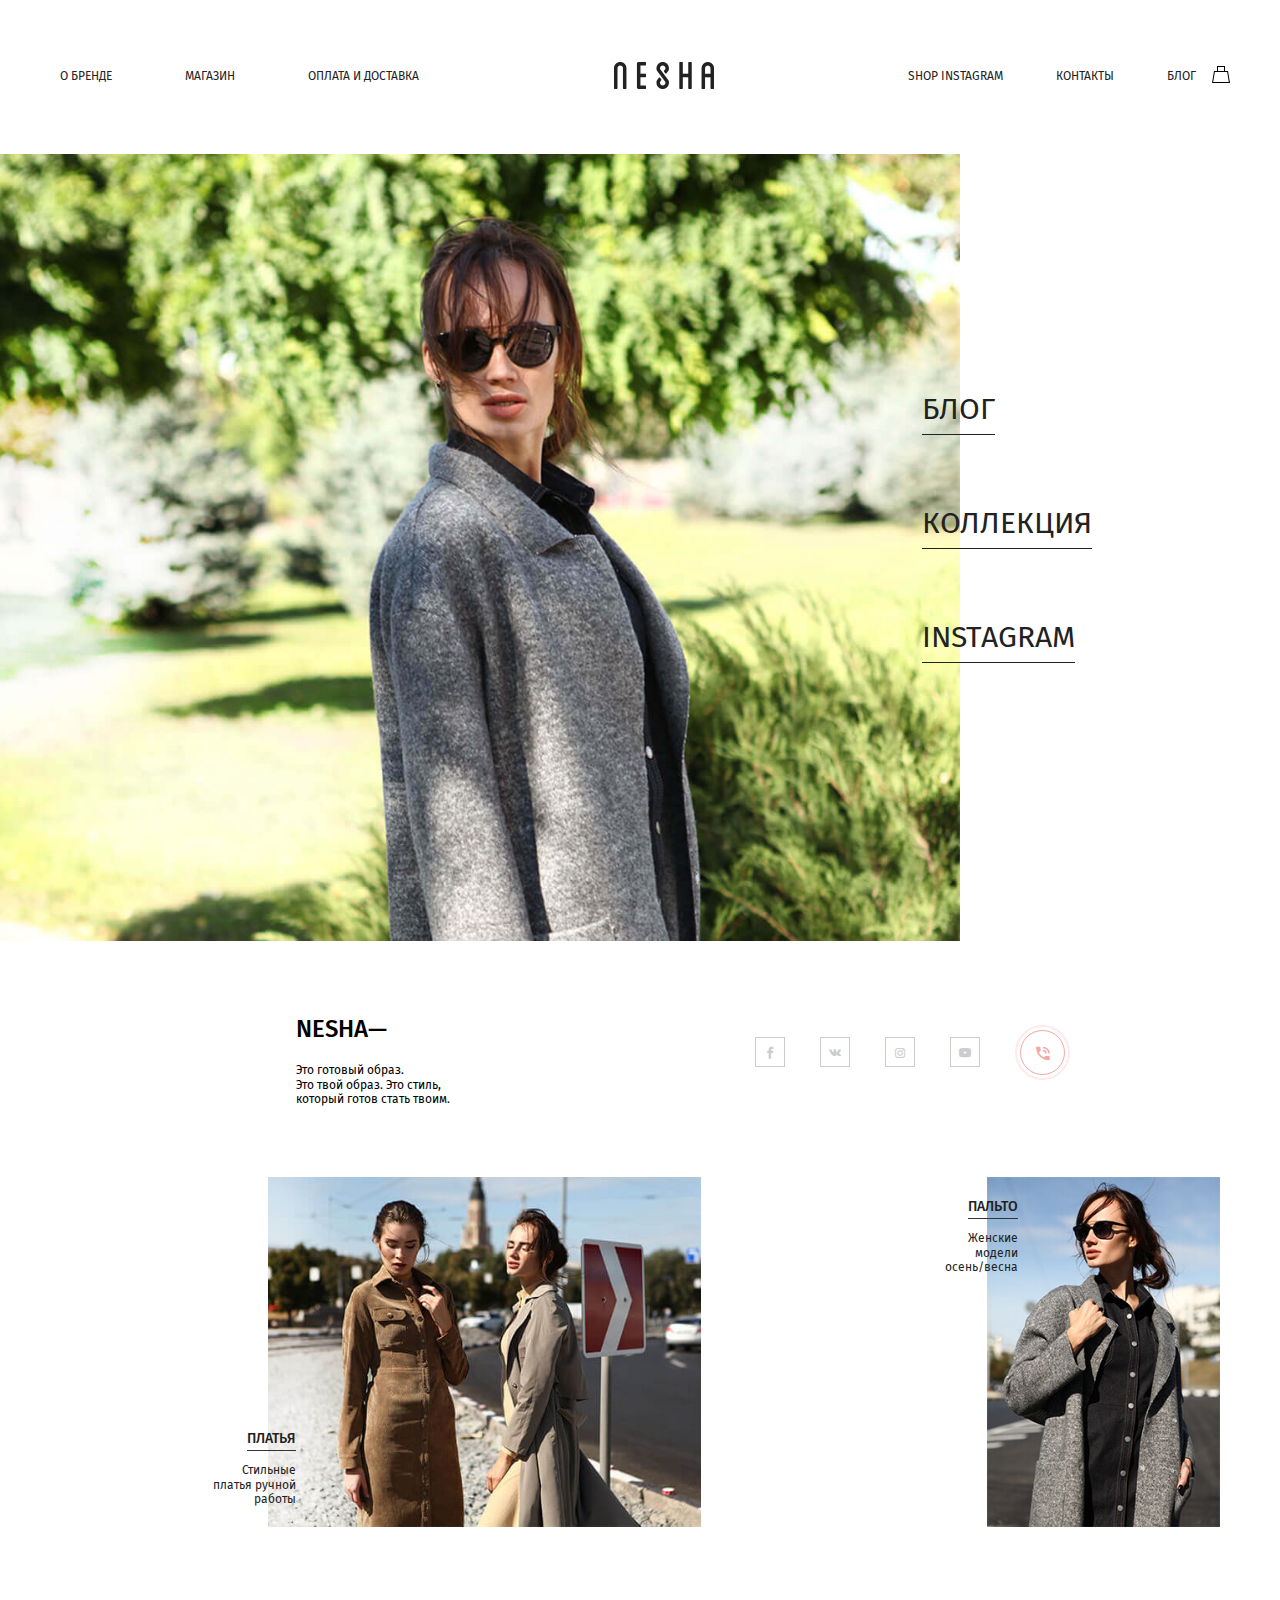
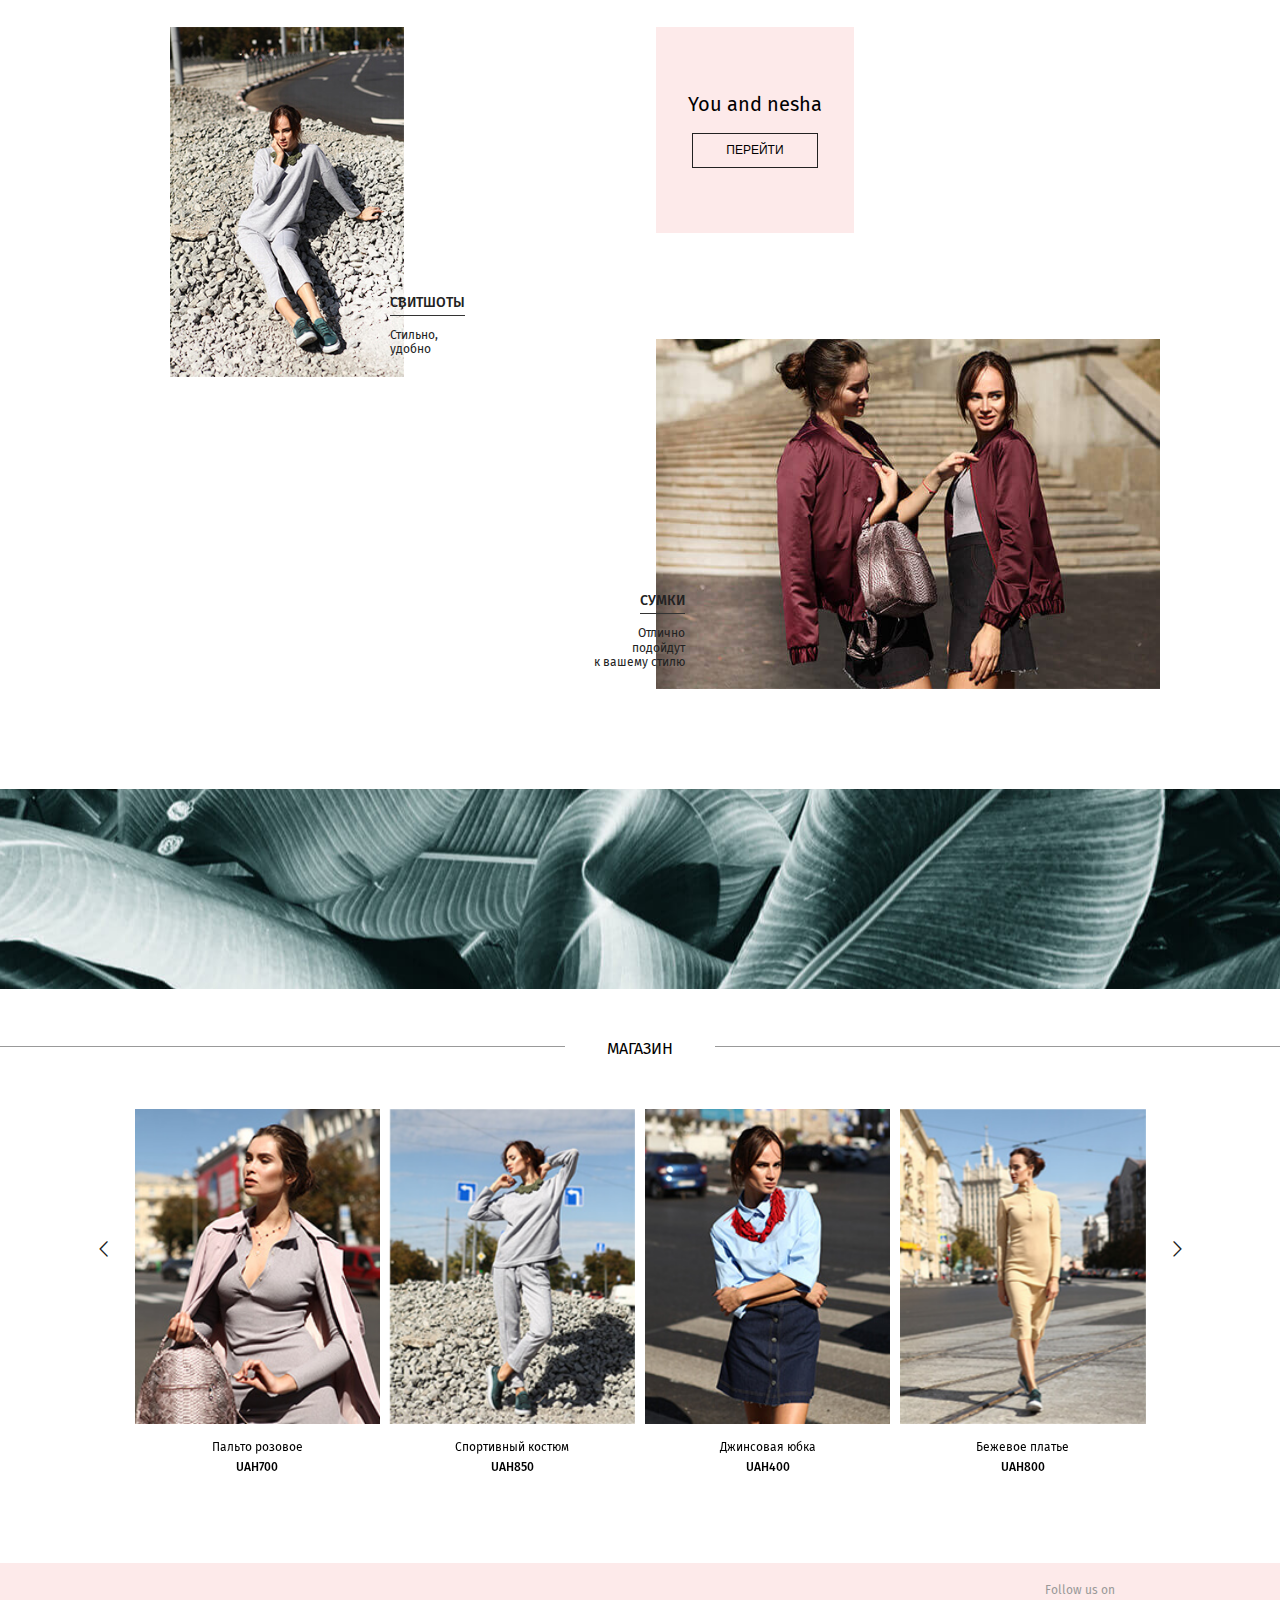
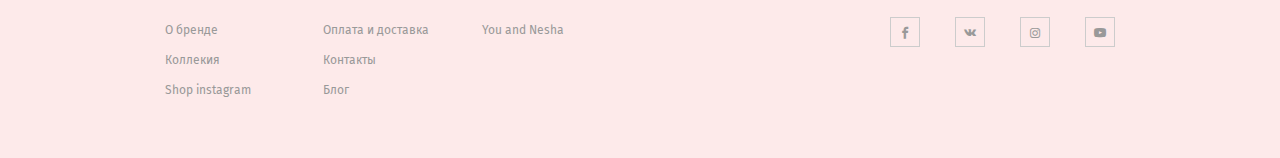
<file: index.html>
<!DOCTYPE html>
<html lang="ru">
<head>
	<meta http-equiv="content-type" content="text/html; charset=utf-8">
	<title>Nesha</title>
	<meta name="viewport" content="width=device-width, initial-scale=1.0">
	<meta content="telephone=no" name="format-detection">
	<link rel="stylesheet" href="css/owl.carousel.css">
	<link rel="stylesheet" href="css/normalize.css">
	<link rel="stylesheet" href="css/style.css">
</head>
<body>
	<div class="wrapper">
		<header>
			<div class="container_nav clearfix">
				<div class="icon-menu">
					<span class="devide"></span>
					<span class="devide"></span>
					<span class="devide"></span>
				</div>
				<div class="mob_menu">
					<h4>Меню</h4>
					<ul>
						<li><a href="brand.html">О бренде</a></li>
						<li><a href="shop.html">Магазин</a></li>
						<li><a href="pay.html">Оплата и доставка</a></li>
						<li><a href="shop_insta.html">Shop instagram</a></li>
						<li><a href="contacts.html">Контакты</a></li>
						<li><a href="blog.html">Блог</a></li>
					</ul>
					<div class="close_menu">
						<div class="crooss">
							<span></span>
							<span></span>
						</div>
					</div>
				</div>
				<ul class="left_col">
					<li><a href="brand.html">О бренде</a></li>
					<li><a href="shop.html">Магазин</a>
						<div class="holder_dropdown">
							<div class="dropdown clearfix">
								<div class="cols left_row">
									<ul>
										<li><a href="#">Футболки</a></li>
										<li><a href="#">Рубашки</a></li>
										<li><a href="#">Свитшоты</a></li>
										<li><a href="#">Куртки</a></li>
										<li><a href="#">Пальто</a></li>
										<li><a href="#">Шорты</a></li>
										<li><a href="#">Брюки</a></li>
										<li><a href="#">Юбки</a></li>
									</ul>
									<ul>
										<li><a href="#">Платья</a></li>
										<li><a href="#">Комбинезоны</a></li>
										<li><a href="#">Боди</a></li>
										<li><a href="#">Костюмы</a></li>
										<li><a href="#">Gift cards</a></li>
										<li><a href="#">Sale</a></li>
										<li><a href="#">Feedback</a></li>
									</ul>
								</div>
								<div class="cols right_row">
									<div class="promobox">
										<a href="#">
											<img src="img/drop1.jpg" alt="">
										</a>
										<span><a href="#">New</a></span>
									</div>
									<div class="promobox">
										<a href="#">
											<img src="img/drop2.jpg" alt="">
										</a>
										<span><a href="#">Sale</a></span>
									</div>
								</div>
							</div>
						</div>
					</li>
					<li><a href="pay.html">Оплата и доставка</a></li>
				</ul>
				<div class="logo">
					<a href="index.html"><img src="img/logo.png" alt=""></a>
				</div>
				<div class="png_nav">
					<a href="#"></a>
				</div>
				<ul class="right_col">
					<li><a href="shop_insta.html">Shop instagram</a></li>
					<li><a href="contacts.html">Контакты</a></li>
					<li><a href="blog.html">Блог</a></li>
				</ul>
				<div class="language">
					<div class="lang">
						<a href="#">Ukraine</a>
					</div>
					<div class="lang">
						<a href="#">English</a>
					</div>
				</div>
			</div>
		</header>
		<main>
			<div class="box_primary">
				<img src="img/top_img.jpg" alt="">
				<div class="box_blog">
					<ul>
						<li><a href="shop.html">Блог</a></li>
						<li><a href="shop.html">Коллекция</a></li>
						<li><a href="shop_insta.html">Instagram</a></li>
					</ul>
				</div>
			</div>
			<div class="block_item">
				<div class="container_up clearfix">
					<div class="text_item_up">
						<h2>Nesha</h2>
						<div class="hide">
							<p>Это готовый образ. <br>
							Это твой образ. Это стиль,<br>
							который готов стать твоим.</p>
						</div>
						<div class="phenomenon">
							<p>Это готовый образ.Это твой образ. <br>
							Это стиль, который готов стать твоим.</p>
						</div>
					</div>
					<div class="soc_icon_box">
						<ul>
							<li><a href="https://www.facebook.com/nesha.ua/" class="icon-facebook"></a></li>
							<li><a href="https://vk.com/nesha_ua" class="icon-vk"></a></li>
							<li><a href="https://www.instagram.com/nesha.ua/" class="icon-instagram"></a></li>
							<li><a href="https://www.youtube.com/channel/UCZYNaaMLOqSAOnrcydv1lRw" class="icon-youtube"></a></li>
							<li>
								<div class="bg_phone"><a href="#" class="icon-phone_in_talk"></a></div>
							</li>
						</ul>
					</div>
					<div class="item_box clearfix">
						<div class="item_dress col_item">
							<img src="img/dress_img.jpg" alt="">
							<div class="text_item">
								<h3><a href="#">Платья</a></h3>
								<p>Стильные<br>платья ручной<br>работы</p>
							</div>
						</div>
						<div class="item_coat col_item">
							<img src="img/coat_img.jpg" alt="">
							<div class="text_item">
								<h3><a href="#">Пальто</a></h3>
								<p>Женские<br>модели<br>осень/весна</p>
							</div>
						</div>
					</div>
				</div>
				<div class="container_down clearfix">
					<div class="item_sweatsheart col_item">
						<img src="img/sweatshirt_img.jpg" alt="">
						<div class="text_item">
							<h3><a href="#">Свитшоты</a></h3>
							<p>Стильно,<br>удобно</p>
						</div>
					</div>
					<div class="item_bag_container">
						<div class="button_box">
							<span>You and nesha</span>
							<button type="button">Перейти</button>
						</div>
						<div class="item_bag col_item">
							<img src="img/bag_img.jpg" alt="">
							<div class="text_item">
								<h3><a href="#">Cумки</a></h3>
								<p>Отлично<br>подойдут<br>к вашему стилю</p>
							</div>
						</div>
					</div>
				</div>
			</div>
			<div class="bg_main_bottom"></div>
			<div class="shop_border">
				<span>Магазин</span>
			</div>
			<div class="carousel_container">
				<div class="owl-carousel">
					<div class="carousel_img">
						<img src="img/shop_coat_img.jpg" alt="">
						<div class="model">
							<span>Пальто розовое</span>
							<span>Uah700</span>
						</div>
					</div>
					<div class="carousel_img">
						<img src="img/shop_costume_img.jpg" alt="">
						<div class="model">
							<span>Спортивный костюм</span>
							<span>Uah850</span>
						</div>
					</div>
					<div class="carousel_img">
						<img src="img/shop_skirt_img.jpg" alt="">
						<div class="model">
							<span>Джинсовая юбка</span>
							<span>Uah400</span>
						</div>
					</div>
					<div class="carousel_img">
						<img src="img/shop_dress_img.jpg" alt="">
						<div class="model">
							<span>Бежевое платье</span>
							<span>Uah800</span>
						</div>
					</div>
				</div>
			</div>
		</main>
		<footer>
			<div class="container_footer clearfix">
				<div class="footer_blog">
					<ul class="footer_list">
						<li><a href="brand.html">О бренде</a></li>
						<li><a href="#">Коллекия</a></li>
						<li><a href="shop_insta.html">Shop instagram</a></li>
					</ul>
					<ul class="footer_list">
						<li><a href="pay.html">Оплата и доставка</a></li>
						<li><a href="contacts.html">Контакты</a></li>
						<li><a href="blog.html">Блог</a></li>
					</ul>
					<a href="#" class="footer_list">You and Nesha</a>
				</div>
				<div class="footer_soc">
					<span>Follow us on</span>
					<div class="soc_icon_box">
						<ul>
							<li><a href="https://www.facebook.com/nesha.ua/" class="icon-facebook"></a></li>
							<li><a href="https://vk.com/nesha_ua" class="icon-vk"></a></li>
							<li><a href="https://www.instagram.com/nesha.ua/" class="icon-instagram"></a></li>
							<li><a href="https://www.youtube.com/channel/UCZYNaaMLOqSAOnrcydv1lRw" class="icon-youtube"></a></li>
						</ul>
					</div>
					<div class="language">
						<div class="lang">
							<a href="#">Ukraine</a>
						</div>
						<div class="lang">
							<a href="#">English</a>
						</div>
					</div>
				</div>
			</div>
		</footer>

		<!-- navigation -->

		<div class="basket_holder">
			<div class="row">
				<h3>Корзина</h3>
				<div class="close_menu">
					<div class="crooss">
						<span></span>
						<span></span>
					</div>
				</div>
			</div>
			<div class="row">
				<div class="col">
					<img src="img/basket/1.jpg" alt="">
				</div>
				<div class="col">
					<p>Платье трикотажное</p>
					<p>5768</p>
					<div class="counter">
						<form action="#">
							<span class="input-number-decrement">
								<span class="minus"></span>
							</span><input class="input-number" type="text" value="1" min="0" max="30"><span class="input-number-increment">
								<span class="plus"></span>
								<span class="plus"></span>
							</span>
						</form>
					</div>
				</div>
				<div class="col">
					<div class="box_color">
						<a href="#"></a>
					</div>
					<div class="box_color">
						<a href="#">M</a>
					</div>
				</div>
				<div class="col">
					<span class="uah">Uah800</span>
				</div>
				<div class="close_menu">
					<div class="crooss">
						<span></span>
						<span></span>
					</div>
				</div>
			</div>
			<div class="row">
				<div class="col">
					<img src="img/basket/2.jpg" alt="">
				</div>
				<div class="col">
					<p>Костюм</p>
					<p>6775</p>
					<div class="counter">
						<form action="#">
							<span class="input-number-decrement">
								<span class="minus"></span>
							</span><input class="input-numb" type="text" value="1" min="0" max="30"><span class="input-number-increment">
								<span class="plus"></span>
								<span class="plus"></span>
							</span>
						</form>
					</div>
				</div>
				<div class="col">
					<div class="box_color">
						<a href="#"></a>
					</div>
					<div class="box_color">
						<a href="#">Xl</a>
					</div>
				</div>
				<div class="col">
					<span class="uah">Uah800</span>
				</div>
				<div class="close_menu">
					<div class="crooss">
						<span></span>
						<span></span>
					</div>
				</div>
				<div class="close_menu">
					<div class="crooss">
						<span></span>
						<span></span>
					</div>
				</div>
			</div>
			<p>Итого: 1700 грн</p>
			<a href="form.html" class="button_form">Оформить</a>
		</div>
		
	</div>
	<script src="https://ajax.googleapis.com/ajax/libs/jquery/2.2.0/jquery.min.js"></script>
	<script src="js/owl.carousel.min.js"></script>
	<script src="js/select2.full.js"></script>
	<script src="js/slick.min.js"></script>
	<script src="js/main.js"></script>
</body>
</html>
</file>
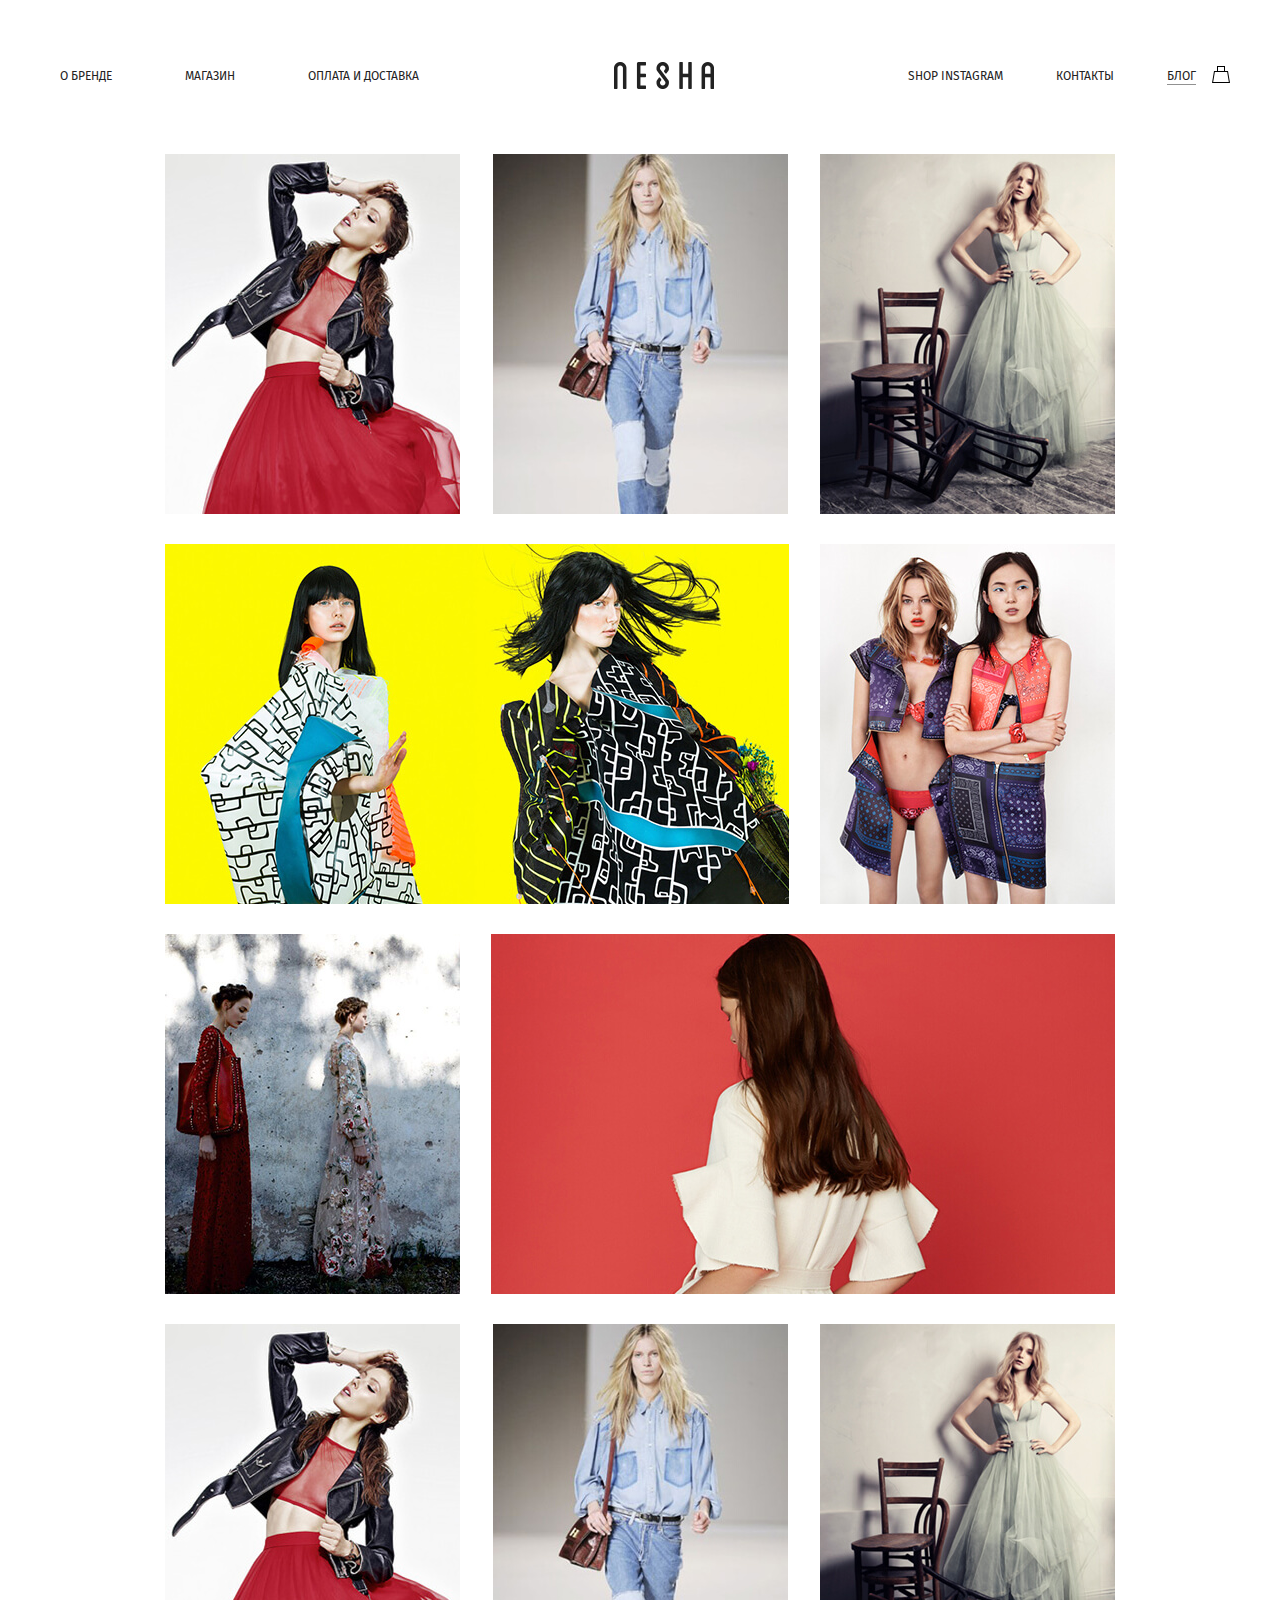
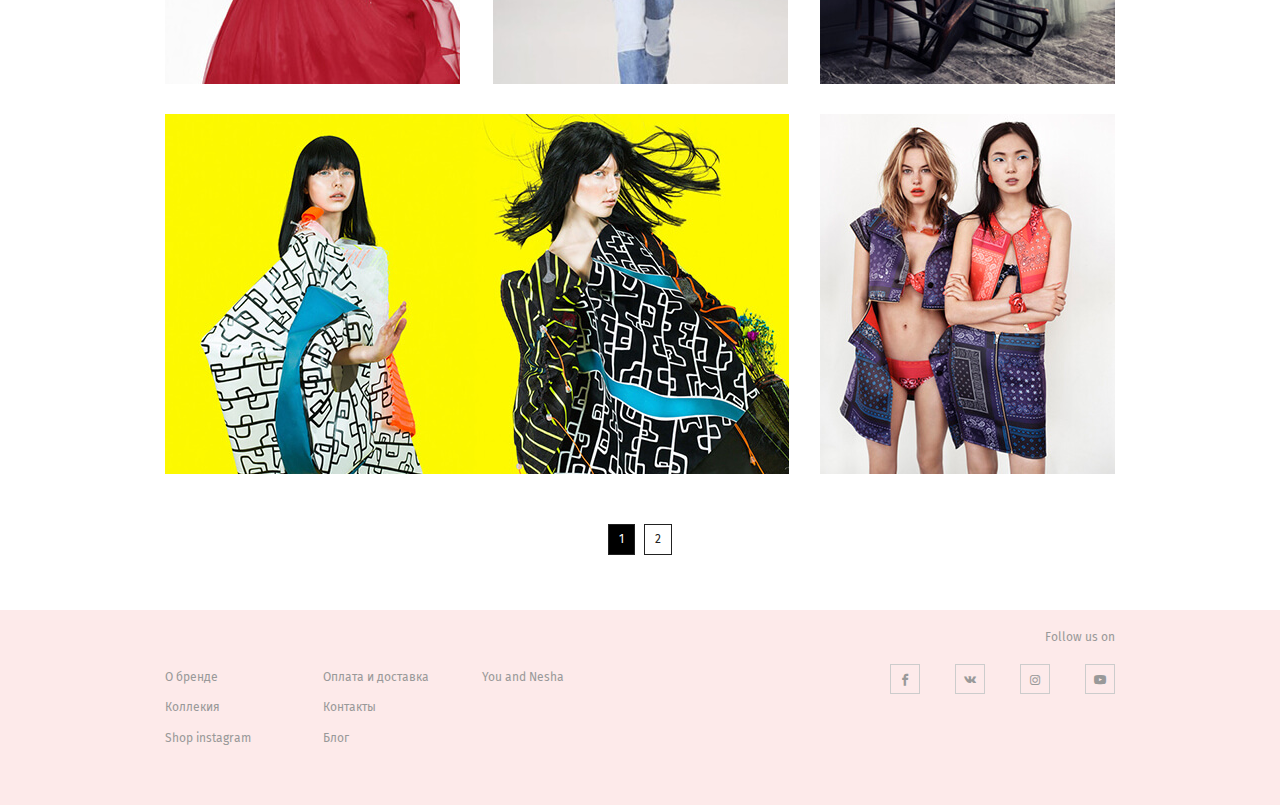
<file: blog.html>
<!DOCTYPE html>
<html lang="ru">
<head>
	<meta http-equiv="content-type" content="text/html; charset=utf-8">
	<title>Nesha</title>
	<meta name="viewport" content="width=device-width, initial-scale=1.0">
	<meta content="telephone=no" name="format-detection">
	<link rel="stylesheet" href="css/owl.carousel.css">
	<link rel="stylesheet" href="css/normalize.css">
	<link rel="stylesheet" href="css/style.css">
</head>
<body>
	<div class="wrapper">
		<header>
			<div class="container_nav clearfix">
				<div class="icon-menu">
					<span class="devide"></span>
					<span class="devide"></span>
					<span class="devide"></span>
				</div>
				<div class="mob_menu">
					<h4>Меню</h4>
					<ul>
						<li><a href="brand.html">О бренде</a></li>
						<li><a href="shop.html">Магазин</a></li>
						<li><a href="pay.html">Оплата и доставка</a></li>
						<li><a href="shop_insta.html">Shop instagram</a></li>
						<li><a href="contacts.html">Контакты</a></li>
						<li><a href="blog.html" class="active">Блог</a></li>
					</ul>
					<div class="close_menu">
						<div class="crooss">
							<span></span>
							<span></span>
						</div>
					</div>
				</div>
				<ul class="left_col">
					<li><a href="brand.html">О бренде</a></li>
					<li><a href="shop.html">Магазин</a>
						<div class="holder_dropdown">
							<div class="dropdown clearfix">
								<div class="cols left_row">
									<ul>
										<li><a href="#">Футболки</a></li>
										<li><a href="#">Рубашки</a></li>
										<li><a href="#">Свитшоты</a></li>
										<li><a href="#">Куртки</a></li>
										<li><a href="#">Пальто</a></li>
										<li><a href="#">Шорты</a></li>
										<li><a href="#">Брюки</a></li>
										<li><a href="#">Юбки</a></li>
									</ul>
									<ul>
										<li><a href="#">Платья</a></li>
										<li><a href="#">Комбинезоны</a></li>
										<li><a href="#">Боди</a></li>
										<li><a href="#">Костюмы</a></li>
										<li><a href="#">Gift cards</a></li>
										<li><a href="#">Sale</a></li>
										<li><a href="#">Feedback</a></li>
									</ul>
								</div>
								<div class="cols right_row">
									<div class="promobox">
										<a href="#">
											<img src="img/drop1.jpg" alt="">
										</a>
										<span><a href="#">New</a></span>
									</div>
									<div class="promobox">
										<a href="#">
											<img src="img/drop2.jpg" alt="">
										</a>
										<span><a href="#">Sale</a></span>
									</div>
								</div>
							</div>
						</div>
					</li>
					<li><a href="pay.html">Оплата и доставка</a></li>
				</ul>
				<div class="logo">
					<a href="index.html"><img src="img/logo.png" alt=""></a>
				</div>
				<div class="png_nav">
					<a href="#"></a>
				</div>
				<ul class="right_col">
					<li><a href="shop_insta.html">Shop instagram</a></li>
					<li><a href="contacts.html">Контакты</a></li>
					<li><a href="blog.html"  class="active">Блог</a></li>
				</ul>
				<div class="language">
					<div class="lang">
						<a href="#">Ukraine</a>
					</div>
					<div class="lang">
						<a href="#">English</a>
					</div>
				</div>
			</div>
		</header>
		<main>
			<div class="container_blog">
				<div class="section_item">
					<div class="row">
						<a href="o_bloge.html">
							<img src="img/page_blog/1.jpg" alt="">
							<div class="text">
								<p>Гром и молнии: 
								с чем носить 
								куртку-косуху
								</p>
								<span></span>
								<p>Гранж, романтика, классика или спорт -
 								куртка-косуха удачно вписывается в любой образ
 								</p>
							</div>
						</a>	
					</div>
					<div class="row">
						<a href="o_bloge.html">
							<img src="img/page_blog/2.jpg" alt="">
							<div class="text">
								<p>Гром и молнии: 
								с чем носить 
								куртку-косуху
								</p>
								<span></span>
								<p>Гранж, романтика, классика или спорт -
 								куртка-косуха удачно вписывается в любой образ
 								</p>
							</div>
						</a>
					</div>
					<div class="row">
						<a href="o_bloge.html">
							<img src="img/page_blog/3.jpg" alt="">
							<div class="text">
								<p>Гром и молнии: с чем носить куртку-косуху
								</p>
								<span></span>
								<p>Гранж, романтика, классика или спорт -куртка-косуха удачно вписывается в любой образ
 								</p>
							</div>
						</a>
					</div>
				</div>
				<div class="section_item">
					<div class="row">
						<a href="o_bloge.html">
							<img src="img/page_blog/4.jpg" alt="">
							<div class="text">
								<p>Гром и молнии: 
								с чем носить 
								куртку-косуху
								</p>
								<span></span>
								<p>Гранж, романтика, классика или спорт -
 								куртка-косуха удачно вписывается в любой образ
 								</p>
							</div>
						</a>
					</div>
					<div class="row">
						<a href="o_bloge.html">
							<img src="img/page_blog/5.jpg" alt="">
							<div class="text">
								<p>Гром и молнии: 
								с чем носить 
								куртку-косуху
								</p>
								<span></span>
								<p>Гранж, романтика, классика или спорт -
 								куртка-косуха удачно вписывается в любой образ
 								</p>
							</div>
						</a>
					</div>
					<div class="row">
						<a href="o_bloge.html">
							<img src="img/page_blog/6.jpg" alt="">
							<div class="text">
								<p>Гром и молнии: 
								с чем носить 
								куртку-косуху
								</p>
								<span></span>
								<p>Гранж, романтика, классика или спорт -
 								куртка-косуха удачно вписывается в любой образ
 								</p>
							</div>
						</a>
					</div>	
				</div>
				<div class="section_item">
					<div class="row">
						<a href="o_bloge.htm">
							<img src="img/page_blog/6.jpg" alt="">
							<div class="text">
								<p>Гром и молнии: 
								с чем носить 
								куртку-косуху
								</p>
								<span></span>
								<p>Гранж, романтика, классика или спорт -
 								куртка-косуха удачно вписывается в любой образ
 								</p>
							</div>
						</a>
					</div>
					<div class="row">
						<a href="o_bloge.htm">
							<img src="img/page_blog/7.jpg" alt="">
							<div class="text">
								<p>Гром и молнии: 
								с чем носить 
								куртку-косуху
								</p>
								<span></span>
								<p>Гранж, романтика, классика или спорт -
 								куртка-косуха удачно вписывается в любой образ
 								</p>
							</div>
						</a>
					</div>
				</div>
				<div class="section_item">
					<div class="row">
						<a href="o_bloge.html">
							<img src="img/page_blog/1.jpg" alt="">
							<div class="text">
								<p>Гром и молнии: 
								с чем носить 
								куртку-косуху
								</p>
								<span></span>
								<p>Гранж, романтика, классика или спорт -
 								куртка-косуха удачно вписывается в любой образ
 								</p>
							</div>
						</a>
					</div>
					<div class="row">
						<a href="o_bloge.html">
							<img src="img/page_blog/2.jpg" alt="">
							<div class="text">
								<p>Гром и молнии: 
								с чем носить 
								куртку-косуху
								</p>
								<span></span>
								<p>Гранж, романтика, классика или спорт -
 								куртка-косуха удачно вписывается в любой образ
 								</p>
							</div>
						</a>
					</div>
					<div class="row">
						<a href="o_bloge.html">
							<img src="img/page_blog/3.jpg" alt="">
							<div class="text">
								<p>Гром и молнии: 
								с чем носить 
								куртку-косуху
								</p>
								<span></span>
								<p>Гранж, романтика, классика или спорт -
 								куртка-косуха удачно вписывается в любой образ
 								</p>
							</div>
						</a>
					</div>
				</div>
				<div class="section_item">
					<div class="row">
						<a href="o_bloge.html">
							<img src="img/page_blog/4.jpg" alt="">
							<div class="text">
								<p>Гром и молнии: 
								с чем носить 
								куртку-косуху
								</p>
								<span></span>
								<p>Гранж, романтика, классика или спорт -
 								куртка-косуха удачно вписывается в любой образ
 								</p>
							</div>
						</a>
					</div>
					<div class="row">
						<a href="o_bloge.html">
							<img src="img/page_blog/5.jpg" alt="">
							<div class="text">
								<p>Гром и молнии: 
								с чем носить 
								куртку-косуху
								</p>
								<span></span>
								<p>Гранж, романтика, классика или спорт -
 								куртка-косуха удачно вписывается в любой образ
 								</p>
							</div>
						</a>
					</div>
				</div>
				<div class="pagination">
					<a href="#" class="active">1</a>
					<a href="#">2</a>
				</div>
			</div>
		</main>
		<footer>
			<div class="container_footer clearfix">
				<div class="footer_blog">
					<ul class="footer_list">
						<li><a href="brand.html">О бренде</a></li>
						<li><a href="#">Коллекия</a></li>
						<li><a href="shop_insta.html">Shop instagram</a></li>
					</ul>
					<ul class="footer_list">
						<li><a href="pay.html">Оплата и доставка</a></li>
						<li><a href="contacts.html">Контакты</a></li>
						<li><a href="blog.html">Блог</a></li>
					</ul>
					<a href="#" class="footer_list">You and Nesha</a>
				</div>
				<div class="footer_soc">
					<span>Follow us on</span>
					<div class="soc_icon_box">
						<ul>
							<li><a href="https://www.facebook.com/nesha.ua/" class="icon-facebook"></a></li>
							<li><a href="https://vk.com/nesha_ua" class="icon-vk"></a></li>
							<li><a href="https://www.instagram.com/nesha.ua/" class="icon-instagram"></a></li>
							<li><a href="https://www.youtube.com/channel/UCZYNaaMLOqSAOnrcydv1lRw" class="icon-youtube"></a></li>
						</ul>
					</div>
					<div class="language">
						<div class="lang">
							<a href="#">Ukraine</a>
						</div>
						<div class="lang">
							<a href="#">English</a>
						</div>
					</div>
				</div>
			</div>
		</footer>

		<!-- navigation -->

		<div class="basket_holder">
			<div class="row">
				<h3>Корзина</h3>
				<div class="close_menu">
					<div class="crooss">
						<span></span>
						<span></span>
					</div>
				</div>
			</div>
			<div class="row">
				<div class="col">
					<img src="img/basket/1.jpg" alt="">
				</div>
				<div class="col">
					<p>Платье трикотажное</p>
					<p>5768</p>
					<div class="counter">
						<form action="#">
							<span class="input-number-decrement">
								<span class="minus"></span>
							</span><input class="input-number" type="text" value="1" min="0" max="30"><span class="input-number-increment">
								<span class="plus"></span>
								<span class="plus"></span>
							</span>
						</form>
					</div>
				</div>
				<div class="col">
					<div class="box_color">
						<a href="#"></a>
					</div>
					<div class="box_color">
						<a href="#">M</a>
					</div>
				</div>
				<div class="col">
					<span class="uah">Uah800</span>
				</div>
				<div class="close_menu">
					<div class="crooss">
						<span></span>
						<span></span>
					</div>
				</div>
			</div>
			<div class="row">
				<div class="col">
					<img src="img/basket/2.jpg" alt="">
				</div>
				<div class="col">
					<p>Костюм</p>
					<p>6775</p>
					<div class="counter">
						<form action="#">
							<span class="input-number-decrement">
								<span class="minus"></span>
							</span><input class="input-numb" type="text" value="1" min="0" max="30"><span class="input-number-increment">
								<span class="plus"></span>
								<span class="plus"></span>
							</span>
						</form>
					</div>
				</div>
				<div class="col">
					<div class="box_color">
						<a href="#"></a>
					</div>
					<div class="box_color">
						<a href="#">Xl</a>
					</div>
				</div>
				<div class="col">
					<span class="uah">Uah800</span>
				</div>
				<div class="close_menu">
					<div class="crooss">
						<span></span>
						<span></span>
					</div>
				</div>
				<div class="close_menu">
					<div class="crooss">
						<span></span>
						<span></span>
					</div>
				</div>
			</div>
			<p>Итого: 1700 грн</p>
			<a href="form.html" class="button_form">Оформить</a>
		</div>

	</div>
	<script src="https://ajax.googleapis.com/ajax/libs/jquery/2.2.0/jquery.min.js"></script>
	<script src="js/owl.carousel.min.js"></script>
	<script src="js/select2.full.js"></script>
	<script src="js/slick.min.js"></script>
	<script src="js/main.js"></script>
</body>
</html>
</file>
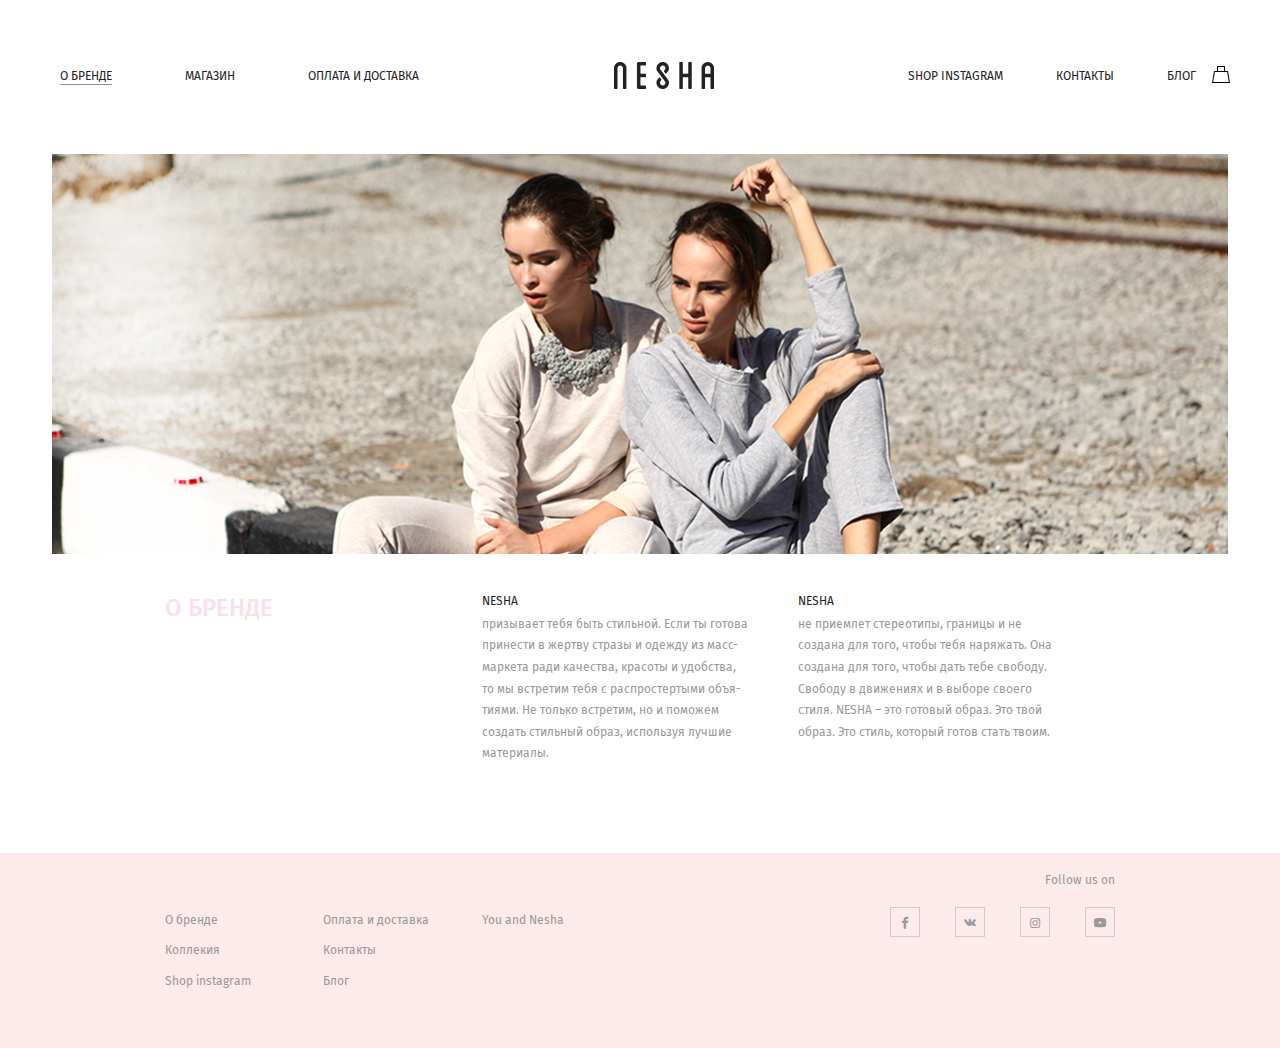
<file: brand.html>
<!DOCTYPE html>
<html lang="ru">
<head>
	<meta http-equiv="content-type" content="text/html; charset=utf-8">
	<title>Nesha</title>
	<meta name="viewport" content="width=device-width, initial-scale=1.0">
	<meta content="telephone=no" name="format-detection">
	<link rel="stylesheet" href="css/owl.carousel.css">
	<link rel="stylesheet" href="css/normalize.css">
	<link rel="stylesheet" href="css/style.css">
</head>
<body>
	<div class="wrapper">
		<header>
			<div class="container_nav clearfix">
				<div class="icon-menu">
					<span class="devide"></span>
					<span class="devide"></span>
					<span class="devide"></span>
				</div>
				<div class="mob_menu">
					<h4>Меню</h4>
					<ul>
						<li><a href="brand.html" class="active">О бренде</a></li>
						<li><a href="shop.html">Магазин</a></li>
						<li><a href="pay.html">Оплата и доставка</a></li>
						<li><a href="shop_insta.html">Shop instagram</a></li>
						<li><a href="contacts.html">Контакты</a></li>
						<li><a href="blog.html">Блог</a></li>
					</ul>
					<div class="close_menu">
						<div class="crooss">
							<span></span>
							<span></span>
						</div>
					</div>
				</div>
				<ul class="left_col">
					<li><a href="brand.html" class="active">О бренде</a></li>
					<li><a href="shop.html">Магазин</a>
						<div class="holder_dropdown">
							<div class="dropdown clearfix">
								<div class="cols left_row">
									<ul>
										<li><a href="#">Футболки</a></li>
										<li><a href="#">Рубашки</a></li>
										<li><a href="#">Свитшоты</a></li>
										<li><a href="#">Куртки</a></li>
										<li><a href="#">Пальто</a></li>
										<li><a href="#">Шорты</a></li>
										<li><a href="#">Брюки</a></li>
										<li><a href="#">Юбки</a></li>
									</ul>
									<ul>
										<li><a href="#">Платья</a></li>
										<li><a href="#">Комбинезоны</a></li>
										<li><a href="#">Боди</a></li>
										<li><a href="#">Костюмы</a></li>
										<li><a href="#">Gift cards</a></li>
										<li><a href="#">Sale</a></li>
										<li><a href="#">Feedback</a></li>
									</ul>
								</div>
								<div class="cols right_row">
									<div class="promobox">
										<a href="#">
											<img src="img/drop1.jpg" alt="">
										</a>
										<span><a href="#">New</a></span>
									</div>
									<div class="promobox">
										<a href="#">
											<img src="img/drop2.jpg" alt="">
										</a>
										<span><a href="#">Sale</a></span>
									</div>
								</div>
							</div>
						</div>
					</li>
					<li><a href="pay.html">Оплата и доставка</a></li>
				</ul>
				<div class="logo">
					<a href="index.html"><img src="img/logo.png" alt=""></a>
				</div>
				<div class="png_nav">
					<a href="#"></a>
				</div>
				<ul class="right_col">
					<li><a href="shop_insta.html">Shop instagram</a></li>
					<li><a href="contacts.html">Контакты</a></li>
					<li><a href="blog.html">Блог</a></li>
				</ul>
				<div class="language">
					<div class="lang">
						<a href="#">Ukraine</a>
					</div>
					<div class="lang">
						<a href="#">English</a>
					</div>
				</div>
			</div>
		</header>
		<main>
			<div class="blog_main_bg"></div>
			<div class="brand_container">
				<div class="row">
					<span class="brand">О бренде</span>
				</div>
				<div class="row">
					<p> <span class="nesha">Nesha</span>
						призывает тебя быть стильной. Если ты готова принести в жертву стразы и одежду из масс-маркета ради качества, красоты и удобства, 
						то мы встретим тебя с распростертыми объя-тиями. Не только встретим, но и поможем создать стильный образ, используя лучшие 
						материалы.
					</p>
				</div>
				<div class="row">
					<p> <span class="nesha">Nesha</span>
						не приемлет стереотипы, границы и не создана для того, чтобы тебя наряжать. Она 
						создана для того, чтобы дать тебе свободу. 
						Свободу в движениях и в выборе своего стиля. 
						NESHA – это готовый образ. Это твой образ. Это стиль, который готов стать твоим.
					</p>
				</div>
			</div>
		</main>
		<footer>
			<div class="container_footer clearfix">
				<div class="footer_blog">
					<ul class="footer_list">
						<li><a href="brand.html">О бренде</a></li>
						<li><a href="#">Коллекия</a></li>
						<li><a href="shop_insta.html">Shop instagram</a></li>
					</ul>
					<ul class="footer_list">
						<li><a href="pay.html">Оплата и доставка</a></li>
						<li><a href="contacts.html">Контакты</a></li>
						<li><a href="blog.html">Блог</a></li>
					</ul>
					<a href="#" class="footer_list">You and Nesha</a>
				</div>
				<div class="footer_soc">
					<span>Follow us on</span>
					<div class="soc_icon_box">
						<ul>
							<li><a href="https://www.facebook.com/nesha.ua/" class="icon-facebook"></a></li>
							<li><a href="https://vk.com/nesha_ua" class="icon-vk"></a></li>
							<li><a href="https://www.instagram.com/nesha.ua/" class="icon-instagram"></a></li>
							<li><a href="https://www.youtube.com/channel/UCZYNaaMLOqSAOnrcydv1lRw" class="icon-youtube"></a></li>
						</ul>
					</div>
					<div class="language">
						<div class="lang">
							<a href="#">Ukraine</a>
						</div>
						<div class="lang">
							<a href="#">English</a>
						</div>
					</div>
				</div>
			</div>
		</footer>

		<!-- navigation -->

		<div class="basket_holder">
			<div class="row">
				<h3>Корзина</h3>
				<div class="close_menu">
					<div class="crooss">
						<span></span>
						<span></span>
					</div>
				</div>
			</div>
			<div class="row">
				<div class="col">
					<img src="img/basket/1.jpg" alt="">
				</div>
				<div class="col">
					<p>Платье трикотажное</p>
					<p>5768</p>
					<div class="counter">
						<form action="#">
							<span class="input-number-decrement">
								<span class="minus"></span>
							</span><input class="input-number" type="text" value="1" min="0" max="30"><span class="input-number-increment">
								<span class="plus"></span>
								<span class="plus"></span>
							</span>
						</form>
					</div>
				</div>
				<div class="col">
					<div class="box_color">
						<a href="#"></a>
					</div>
					<div class="box_color">
						<a href="#">M</a>
					</div>
				</div>
				<div class="col">
					<span class="uah">Uah800</span>
				</div>
				<div class="close_menu">
					<div class="crooss">
						<span></span>
						<span></span>
					</div>
				</div>
			</div>
			<div class="row">
				<div class="col">
					<img src="img/basket/2.jpg" alt="">
				</div>
				<div class="col">
					<p>Костюм</p>
					<p>6775</p>
					<div class="counter">
						<form action="#">
							<span class="input-number-decrement">
								<span class="minus"></span>
							</span><input class="input-numb" type="text" value="1" min="0" max="30"><span class="input-number-increment">
								<span class="plus"></span>
								<span class="plus"></span>
							</span>
						</form>
					</div>
				</div>
				<div class="col">
					<div class="box_color">
						<a href="#"></a>
					</div>
					<div class="box_color">
						<a href="#">Xl</a>
					</div>
				</div>
				<div class="col">
					<span class="uah">Uah800</span>
				</div>
				<div class="close_menu">
					<div class="crooss">
						<span></span>
						<span></span>
					</div>
				</div>
				<div class="close_menu">
					<div class="crooss">
						<span></span>
						<span></span>
					</div>
				</div>
			</div>
			<p>Итого: 1700 грн</p>
			<a href="form.html" class="button_form">Оформить</a>
		</div>

	</div>
	<script src="https://ajax.googleapis.com/ajax/libs/jquery/2.2.0/jquery.min.js"></script>
	<script src="js/owl.carousel.min.js"></script>
	<script src="js/select2.full.js"></script>
	<script src="js/slick.min.js"></script>
	<script src="js/main.js"></script>
</body>
</html>
</file>
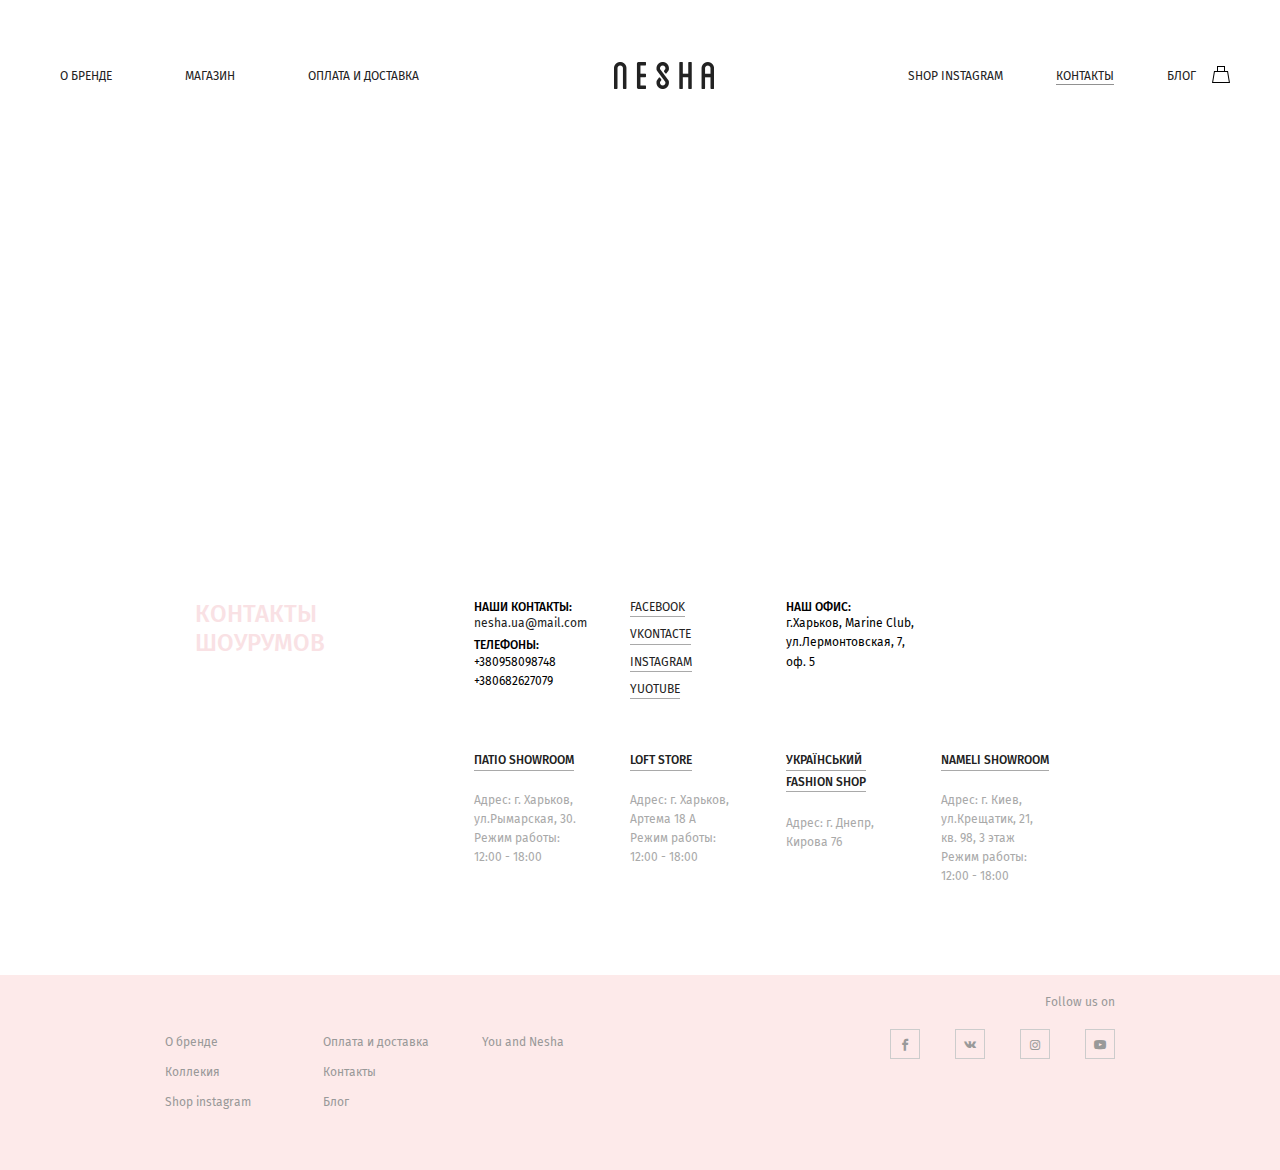
<file: contacts.html>
<!DOCTYPE html>
<html lang="ru">
<head>
	<meta http-equiv="content-type" content="text/html; charset=utf-8">
	<title>Nesha</title>
	<meta name="viewport" content="width=device-width, initial-scale=1.0">
	<meta content="telephone=no" name="format-detection">
	<link rel="stylesheet" href="css/owl.carousel.css">
	<link rel="stylesheet" href="css/normalize.css">
	<link rel="stylesheet" href="css/style.css">
</head>
<body>
	<div class="wrapper">
		<header>
			<div class="container_nav clearfix">
				<div class="icon-menu">
					<span class="devide"></span>
					<span class="devide"></span>
					<span class="devide"></span>
				</div>
				<div class="mob_menu">
					<h4>Меню</h4>
					<ul>
						<li><a href="brand.html">О бренде</a></li>
						<li><a href="shop.html">Магазин</a></li>
						<li><a href="pay.html">Оплата и доставка</a></li>
						<li><a href="shop_insta.html">Shop instagram</a></li>
						<li><a href="contacts.html" class="active">Контакты</a></li>
						<li><a href="blog.html">Блог</a></li>
					</ul>
					<div class="close_menu">
						<div class="crooss">
							<span></span>
							<span></span>
						</div>
					</div>
				</div>
				<ul class="left_col">
					<li><a href="brand.html">О бренде</a></li>
					<li><a href="shop.html">Магазин</a>
						<div class="holder_dropdown">
							<div class="dropdown clearfix">
								<div class="cols left_row">
									<ul>
										<li><a href="#">Футболки</a></li>
										<li><a href="#">Рубашки</a></li>
										<li><a href="#">Свитшоты</a></li>
										<li><a href="#">Куртки</a></li>
										<li><a href="#">Пальто</a></li>
										<li><a href="#">Шорты</a></li>
										<li><a href="#">Брюки</a></li>
										<li><a href="#">Юбки</a></li>
									</ul>
									<ul>
										<li><a href="#">Платья</a></li>
										<li><a href="#">Комбинезоны</a></li>
										<li><a href="#">Боди</a></li>
										<li><a href="#">Костюмы</a></li>
										<li><a href="#">Gift cards</a></li>
										<li><a href="#">Sale</a></li>
										<li><a href="#">Feedback</a></li>
									</ul>
								</div>
								<div class="cols right_row">
									<div class="promobox">
										<a href="#">
											<img src="img/drop1.jpg" alt="">
										</a>
										<span><a href="#">New</a></span>
									</div>
									<div class="promobox">
										<a href="#">
											<img src="img/drop2.jpg" alt="">
										</a>
										<span><a href="#">Sale</a></span>
									</div>
								</div>
							</div>
						</div>
					</li>
					<li><a href="pay.html">Оплата и доставка</a></li>
				</ul>
				<div class="logo">
					<a href="index.html"><img src="img/logo.png" alt=""></a>
				</div>
				<div class="png_nav">
					<a href="#"></a>
				</div>
				<ul class="right_col">
					<li><a href="shop_insta.html">Shop instagram</a></li>
					<li><a href="contacts.html" class="active">Контакты</a></li>
					<li><a href="blog.html">Блог</a></li>
				</ul>
				<div class="language">
					<div class="lang">
						<a href="#">Ukraine</a>
					</div>
					<div class="lang">
						<a href="#">English</a>
					</div>
				</div>
			</div>
		</header>
		<main>
			<div class="location">
				<iframe src="https://www.google.com/maps/embed?pb=!1m18!1m12!1m3!1d2564.279439409591!2d36.250160315253886!3d50.00611742716265!2m3!1f0!2f0!3f0!3m2!1i1024!2i768!4f13.1!3m3!1m2!1s0x4127a0c4e887c8e3%3A0x13a6fe6102d05489!2zTWFyaW5lIENsdWIgKNCc0LDRgNC40L0g0JrQu9GD0LEp!5e0!3m2!1sru!2sua!4v1494892451797" width="1170" height="400" frameborder="0" style="border:0" allowfullscreen></iframe>
			</div>
			<div class="showroom clearfix">
				<div class="col_left">
					<span>Контакты</span>
					<span>Шоурумов</span>
				</div>
				<div class="col_right">
					<div class="text_top">
						<div class="row">
							<h5>Наши контакты:</h5>
							<span><a href="#" class="span_link">nesha.ua@mail.com</a></span>
							<h5>Телефоны:</h5>
							<span>+380958098748</span>
							<span>+380682627079</span>
						</div>
						<div class="row">
							<div class="location_soc">
								<a href="https://www.facebook.com/nesha.ua/">Facebook</a>
								<a href=" https://vk.com/nesha_ua">Vkontacte</a>
								<a href="https://www.instagram.com/nesha.ua/">Instagram</a>
								<a href="https://www.youtube.com/channel/UCZYNaaMLOqSAOnrcydv1lRw">Yuotube</a>
							</div>
						</div>
						<div class="row">
							<h5>Наш офис:</h5>
							<span>г.Харьков, Marine Club,</span>
							<span>ул.Лермонтовская, 7, оф. 5</span>
						</div>
					</div>
					<div class="text_bottom">
						<div class="row">
							<a href="https://www.facebook.com/patioshowroom/">Пatio showroom</a>
							<p>Aдрес: г. Харьков,<br>
							ул.Рымарская, 30. <br>
							Режим работы: <br>
							12:00 - 18:00
							</p>
						</div>
						<div class="row">
							<a href="https://www.facebook.com/loftstorekh/">Loft store</a>
							<p>Aдрес: г. Харьков,<br>
							Артема 18 А <br>
							Режим работы: <br>
							12:00 - 18:00
							</p>
						</div>
						<div class="row">
							<a href="https://www.facebook.com/ukrainianfashionshop/" class="ukr">
								<span>Український</span>
								<span>Fashion shop</span>
							</a>
							<p>Aдрес: г. Днепр,<br>
							Кирова 76
							</p>
						</div>
						<div class="row">
							<a href="https://www.facebook.com/namelishowroom/">Nameli showroom</a>
							<p>Aдрес: г. Киев,<br>
							ул.Крещатик, 21, <br>
							кв. 98, 3 этаж <br>
							Режим работы: <br>
							12:00 - 18:00
							</p>
						</div>
					</div>
				</div>
			</div>
		</main>
		<footer>
			<div class="container_footer clearfix">
				<div class="footer_blog">
					<ul class="footer_list">
						<li><a href="brand.html">О бренде</a></li>
						<li><a href="#">Коллекия</a></li>
						<li><a href="shop_insta.html">Shop instagram</a></li>
					</ul>
					<ul class="footer_list">
						<li><a href="pay.html">Оплата и доставка</a></li>
						<li><a href="contacts.html">Контакты</a></li>
						<li><a href="blog.html">Блог</a></li>
					</ul>
					<a href="#" class="footer_list">You and Nesha</a>
				</div>
				<div class="footer_soc">
					<span>Follow us on</span>
					<div class="soc_icon_box">
						<ul>
							<li><a href="https://www.facebook.com/nesha.ua/" class="icon-facebook"></a></li>
							<li><a href="https://vk.com/nesha_ua" class="icon-vk"></a></li>
							<li><a href="https://www.instagram.com/nesha.ua/" class="icon-instagram"></a></li>
							<li><a href="https://www.youtube.com/channel/UCZYNaaMLOqSAOnrcydv1lRw" class="icon-youtube"></a></li>
						</ul>
					</div>
					<div class="language">
						<div class="lang">
							<a href="#">Ukraine</a>
						</div>
						<div class="lang">
							<a href="#">English</a>
						</div>
					</div>
				</div>
			</div>
		</footer>

		<!-- navigation -->

		<div class="basket_holder">
			<div class="row">
				<h3>Корзина</h3>
				<div class="close_menu">
					<div class="crooss">
						<span></span>
						<span></span>
					</div>
				</div>
			</div>
			<div class="row">
				<div class="col">
					<img src="img/basket/1.jpg" alt="">
				</div>
				<div class="col">
					<p>Платье трикотажное</p>
					<p>5768</p>
					<div class="counter">
						<form action="#">
							<span class="input-number-decrement">
								<span class="minus"></span>
							</span><input class="input-number" type="text" value="1" min="0" max="30"><span class="input-number-increment">
								<span class="plus"></span>
								<span class="plus"></span>
							</span>
						</form>
					</div>
				</div>
				<div class="col">
					<div class="box_color">
						<a href="#"></a>
					</div>
					<div class="box_color">
						<a href="#">M</a>
					</div>
				</div>
				<div class="col">
					<span class="uah">Uah800</span>
				</div>
				<div class="close_menu">
					<div class="crooss">
						<span></span>
						<span></span>
					</div>
				</div>
			</div>
			<div class="row">
				<div class="col">
					<img src="img/basket/2.jpg" alt="">
				</div>
				<div class="col">
					<p>Костюм</p>
					<p>6775</p>
					<div class="counter">
						<form action="#">
							<span class="input-number-decrement">
								<span class="minus"></span>
							</span><input class="input-numb" type="text" value="1" min="0" max="30"><span class="input-number-increment">
								<span class="plus"></span>
								<span class="plus"></span>
							</span>
						</form>
					</div>
				</div>
				<div class="col">
					<div class="box_color">
						<a href="#"></a>
					</div>
					<div class="box_color">
						<a href="#">Xl</a>
					</div>
				</div>
				<div class="col">
					<span class="uah">Uah800</span>
				</div>
				<div class="close_menu">
					<div class="crooss">
						<span></span>
						<span></span>
					</div>
				</div>
				<div class="close_menu">
					<div class="crooss">
						<span></span>
						<span></span>
					</div>
				</div>
			</div>
			<p>Итого: 1700 грн</p>
			<a href="form.html" class="button_form">Оформить</a>
		</div>

	</div>
	<script src="https://ajax.googleapis.com/ajax/libs/jquery/2.2.0/jquery.min.js"></script>
	<script src="js/owl.carousel.min.js"></script>
	<script src="js/select2.full.js"></script>
	<script src="js/slick.min.js"></script>
	<script src="js/main.js"></script>
</body>
</html>
</file>
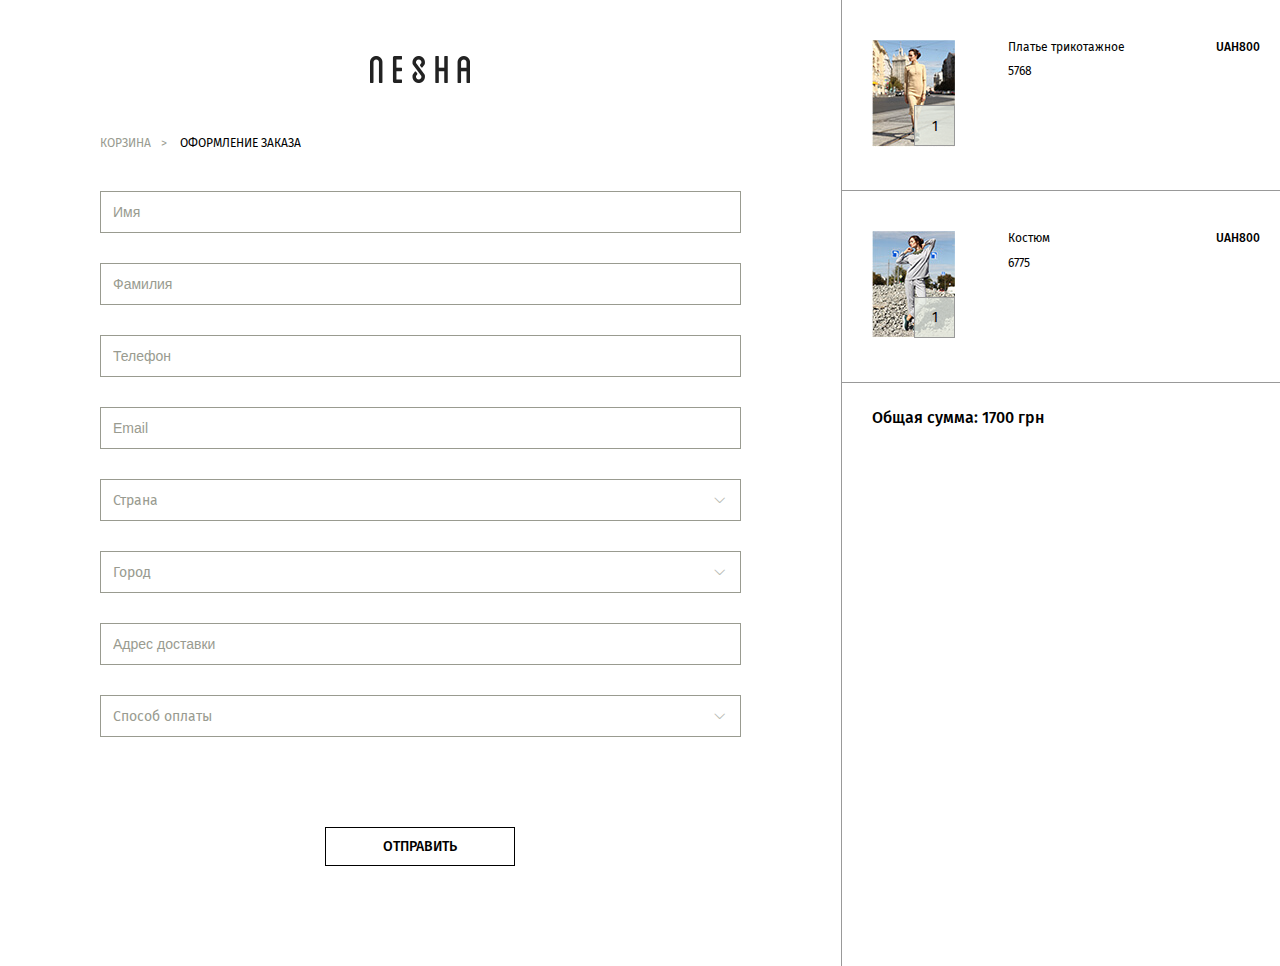
<file: form.html>
<!DOCTYPE html>
<html lang="ru">
<head>
	<meta http-equiv="content-type" content="text/html; charset=utf-8">
	<title>Nesha</title>
	<meta name="viewport" content="width=device-width, initial-scale=1.0">
	<meta content="telephone=no" name="format-detection">
	<link rel="stylesheet" href="css/owl.carousel.css">
	<link rel="stylesheet" href="css/select2.css">
	<link rel="stylesheet" href="css/normalize.css">
	<link rel="stylesheet" href="css/style.css">
</head>
<body>
	<div class="wrapper">
		<div class="form_container">
			<div class="left_cols">
				<div class="logo">
					<a href="index.html"><img src="img/logo.png" alt=""></a>
				</div>
				<div class="checkout">
					<span>Корзина</span>
					<span>Оформление заказа</span>
				</div>
				<div class="form_group">
					<form action="#">
						<div class="row">
							<input type="text" placeholder="Имя">
						</div>
						<div class="row">
							<input type="text" placeholder="Фамилия">
						</div>
						<div class="row">
							<input type="text" placeholder="Телефон">
						</div>
						<div class="row">
							<input type="text" placeholder="Email">
						</div>
						<div class="row">
							<select class="select" style="width: 100%;" >
								<option value=""></option>
								<option value="список">Украина</option>
								<option value="список">Россия</option>
							</select>
						</div>
						<div class="row">
							<select class="select city" style="width: 100%;" >
								<option value=""></option>
								<option value="список">Харьков</option>
								<option value="список">Москва</option>
							</select>
						</div>
						<div class="row">
							<input type="text" placeholder="Адрес доставки">
						</div>
						<div class="row">
							<select class="select render" style="width: 100%;" >
								<option value=""></option>
								<option value="список">Наличными</option>
								<option value="список">Master card</option>
							</select>
						</div>
						<div class="subscribe">
							<input type="submit" value="Отправить">
						</div>
					</form>
				</div>
			</div>
			<div class="right_cols">
				<div class="skip_container">
					<div class="logo hide_logo">
						<a href="index.html"><img src="img/logo.png" alt=""></a>
					</div>
					<div class="commission clearfix">
						<div class="left_commission">
							<a href="#"></a>
							<span>Ваш заказ</span>
						</div>
						<div class="right_commission">
							<span>Uah 1700</span>
						</div>
					</div>
					<div class="row">
						<div class="col">
							<div class="block_img">
								<img src="img/form/1.jpg" alt="">
							</div>
						</div>
						<div class="col">
							<p>Платье трикотажное</p>
							<p>5768</p>
							<span class="lurk">Uah800</span>
						</div>
						<div class="col">
							<span class="uah">Uah800</span>
						</div>
					</div>
					<div class="row">
						<div class="col">
							<div class="block_img">
								<img src="img/form/2.jpg" alt="">
							</div>
						</div>
						<div class="col">
							<p>Костюм</p>
							<p>6775</p>
							<span class="lurk">Uah800</span>
						</div>
						<div class="col">
							<span class="uah">Uah800</span>
						</div>
					</div>
					<div class="total">
						<p>Общая сумма: 1700 грн</p>
					</div>
				</div>
			</div>
		</div>
	</div>
	<script src="https://ajax.googleapis.com/ajax/libs/jquery/2.2.0/jquery.min.js"></script>
	<script src="js/owl.carousel.min.js"></script>
	<script src="js/select2.full.js"></script>
	<script src="js/slick.min.js"></script>
	<script src="js/main.js"></script>
</body>
</html>
</file>
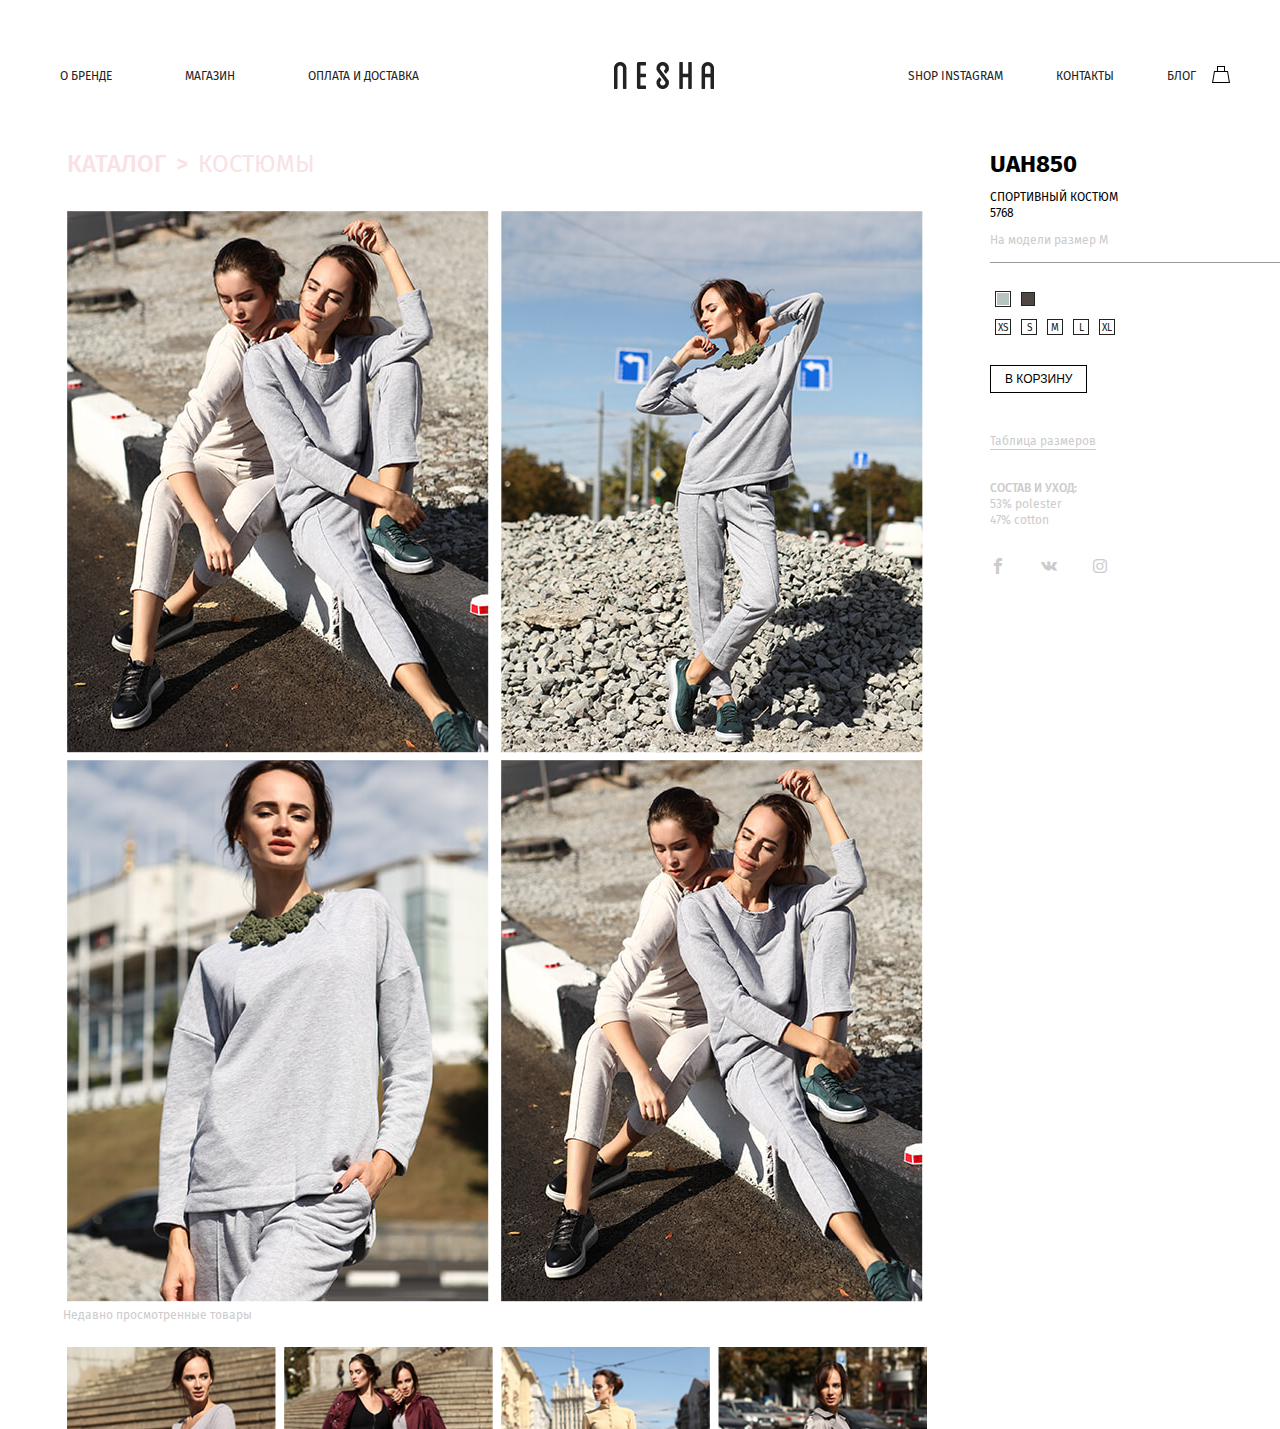
<file: goods.html>
<!DOCTYPE html>
<html lang="ru">
<head>
	<meta http-equiv="content-type" content="text/html; charset=utf-8">
	<title>Nesha</title>
	<meta name="viewport" content="width=device-width, initial-scale=1.0">
	<meta content="telephone=no" name="format-detection">
	<link rel="stylesheet" href="css/owl.carousel.css">
	<link rel="stylesheet" href="css/slick.css">
	<link rel="stylesheet" href="css/slick-theme.css">
	<link rel="stylesheet" href="css/normalize.css">
	<link rel="stylesheet" href="css/style.css">
</head>
<body>
	<div class="wrapper fixed">
		<header>
			<div class="container_nav clearfix">
				<div class="icon-menu">
					<span class="devide"></span>
					<span class="devide"></span>
					<span class="devide"></span>
				</div>
				<div class="mob_menu">
					<h4>Меню</h4>
					<ul>
						<li><a href="brand.html">О бренде</a></li>
						<li><a href="shop.html">Магазин</a></li>
						<li><a href="pay.html">Оплата и доставка</a></li>
						<li><a href="shop_insta.html">Shop instagram</a></li>
						<li><a href="contacts.html">Контакты</a></li>
						<li><a href="blog.html">Блог</a></li>
					</ul>
					<div class="close_menu">
						<div class="crooss">
							<span></span>
							<span></span>
						</div>
					</div>
				</div>
				<ul class="left_col">
					<li><a href="brand.html">О бренде</a></li>
					<li><a href="shop.html">Магазин</a>
						<div class="holder_dropdown">
							<div class="dropdown clearfix">
								<div class="cols left_row">
									<ul>
										<li><a href="#">Футболки</a></li>
										<li><a href="#">Рубашки</a></li>
										<li><a href="#">Свитшоты</a></li>
										<li><a href="#">Куртки</a></li>
										<li><a href="#">Пальто</a></li>
										<li><a href="#">Шорты</a></li>
										<li><a href="#">Брюки</a></li>
										<li><a href="#">Юбки</a></li>
									</ul>
									<ul>
										<li><a href="#">Платья</a></li>
										<li><a href="#">Комбинезоны</a></li>
										<li><a href="#">Боди</a></li>
										<li><a href="#">Костюмы</a></li>
										<li><a href="#">Gift cards</a></li>
										<li><a href="#">Sale</a></li>
										<li><a href="#">Feedback</a></li>
									</ul>
								</div>
								<div class="cols right_row">
									<div class="promobox">
										<a href="#">
											<img src="img/drop1.jpg" alt="">
										</a>
										<span><a href="#">New</a></span>
									</div>
									<div class="promobox">
										<a href="#">
											<img src="img/drop2.jpg" alt="">
										</a>
										<span><a href="#">Sale</a></span>
									</div>
								</div>
							</div>
						</div>
					</li>
					<li><a href="pay.html">Оплата и доставка</a></li>
				</ul>
				<div class="logo">
					<a href="index.html"><img src="img/logo.png" alt=""></a>
				</div>
				<div class="png_nav">
					<a href="#"></a>
				</div>
				<ul class="right_col">
					<li><a href="shop_insta.html">Shop instagram</a></li>
					<li><a href="contacts.html">Контакты</a></li>
					<li><a href="blog.html">Блог</a></li>
				</ul>
				<div class="language">
					<div class="lang">
						<a href="#">Ukraine</a>
					</div>
					<div class="lang">
						<a href="#">English</a>
					</div>
				</div>
			</div>
		</header>
		<main>
			<div class="goods_container clearfix">
				<div class="left_col">
					<div class="topic_holder">
						<h3><a href="shop.html">Каталог</a></h3>
						<span>Костюмы</span>
					</div>
					<div class="box_carousel">
						<div class="carousel_slick">
						  	<div class="row">
						  		<a href="#">
						  			<img src="img/goods/top1.jpg" alt="">
						  		</a>
						 	</div>
						  	<div class="row">
						  		<a href="#">
						  			<img src="img/goods/top2.jpg" alt="">
						  		</a>
						 	</div>
						  	<div class="row">
						  		<a href="#">
						  			<img src="img/goods/top3.jpg" alt="">
						  		</a>
						 	</div>
						 	<div class="row">
						 		<a href="#">
						 			<img src="img/goods/top1.jpg" alt="">
						 		</a>
						 	</div>
						</div>
					</div>
					<div class="photo_section">
						<div class="box_text"><p>Недавно просмотренные товары</p></div>
						<div class="row">
							<a href="#">
								<img src="img/goods/bot1.jpg" alt="">
							</a>
							<div class="model">
								<p>Пальто розовое</p>
								<p>Uah700</p>
							</div>
						</div>
						<div class="row">
							<a href="#">
								<img src="img/goods/bot2.jpg" alt="">
							</a>
							<div class="model">
								<p>Спортивный костюм</p>
								<p>Uah850</p>
							</div>
						</div>
						<div class="row">
							<a href="#">
								<img src="img/goods/bot3.jpg" alt="">
							</a>
							<div class="model">
								<p>Джинсовая юбка</p>
								<p>Uah400</p>
							</div>
						</div>
						<div class="row">
							<a href="#">
								<img src="img/goods/bot4.jpg" alt="">
							</a>
							<div class="model">
								<p>Бежевое платье</p>
								<p>Uah800</p>
							</div>
						</div>
					</div>
				</div>
				<div class="right_col fixed_col">

					<h4>Uah850</h4>
					<div class="model">
						<p>Спортивный костюм</p>
						<p>5768</p>
						<span>На модели размер М</span>
					</div>
					<div class="size">
						<div class="box_color">
							<div class="more">
								<a href="#"></a>
							</div>
							<a href="#"></a>
							<a href="#" class="pink"></a>
						</div>
						<p class="grey_narl">Grey narl</p>
						<div class="box_size">
							<a href="#">Xs</a>
							<a href="#">S</a>
							<a href="#">M</a>
							<a href="#">L</a>
							<a href="#">Xl</a>
						</div>
						<button type="button">В корзину</button>
					</div>
					<div class="consist">
						<span class="size_span">Таблица размеров</span>
						<p>Состав и уход:</p>
						<span>53% polester</span>
						<span>47% cotton</span>
					</div>
					<div class="soc_icon_box">
						<p>Share</p>
						<ul>
							<li><a href="#" class="icon-facebook"></a></li>
							<li><a href="#" class="icon-vk"></a></li>
							<li><a href="#" class="icon-instagram"></a></li>
						</ul>
					</div>
				</div>
			</div>
		</main>
		<footer>
			<div class="container_footer clearfix">
				<div class="footer_blog">
					<ul class="footer_list">
						<li><a href="brand.html">О бренде</a></li>
						<li><a href="#">Коллекия</a></li>
						<li><a href="shop_insta.html">Shop instagram</a></li>
					</ul>
					<ul class="footer_list">
						<li><a href="pay.html">Оплата и доставка</a></li>
						<li><a href="contacts.html">Контакты</a></li>
						<li><a href="blog.html">Блог</a></li>
					</ul>
					<a href="#" class="footer_list">You and Nesha</a>
				</div>
				<div class="footer_soc">
					<span>Follow us on</span>
					<div class="soc_icon_box">
						<ul>
							<li><a href="https://www.facebook.com/nesha.ua/" class="icon-facebook"></a></li>
							<li><a href="https://vk.com/nesha_ua" class="icon-vk"></a></li>
							<li><a href="https://www.instagram.com/nesha.ua/" class="icon-instagram"></a></li>
							<li><a href="https://www.youtube.com/channel/UCZYNaaMLOqSAOnrcydv1lRw" class="icon-youtube"></a></li>
						</ul>
					</div>
					<div class="language">
						<div class="lang">
							<a href="#">Ukraine</a>
						</div>
						<div class="lang">
							<a href="#">English</a>
						</div>
					</div>
				</div>
			</div>
		</footer>

			<!-- navigation -->

		<div class="basket_holder">
			<div class="row">
				<h3>Корзина</h3>
				<div class="close_menu">
					<div class="crooss">
						<span></span>
						<span></span>
					</div>
				</div>
			</div>
			<div class="row bury">
				<div class="col">
					<img src="img/basket/1.jpg" alt="">
				</div>
				<div class="col">
					<p>Платье трикотажное</p>
					<p>5768</p>
					<div class="counter">
						<form action="#">
							<span class="input-number-decrement">
								<span class="minus"></span>
							</span><input class="input-number" type="text" value="1" min="0" max="30"><span class="input-number-increment">
								<span class="plus"></span>
								<span class="plus"></span>
							</span>
						</form>
					</div>
				</div>
				<div class="col">
					<div class="box_color">
						<a href="#"></a>
					</div>
					<div class="box_color">
						<a href="#">M</a>
					</div>
				</div>
				<div class="col">
					<span class="uah">Uah800</span>
				</div>
				<div class="holder_crooss">
					<div class="crooss">
						<span></span>
						<span></span>
					</div>
				</div>
			</div>
			<div class="row bury">
				<div class="col">
					<img src="img/basket/2.jpg" alt="">
				</div>
				<div class="col">
					<p>Костюм</p>
					<p>6775</p>
					<div class="counter">
						<form action="#">
							<span class="input-number-decrement">
								<span class="minus"></span>
							</span><input class="input-numb" type="text" value="1" min="0" max="30"><span class="input-number-increment">
								<span class="plus"></span>
								<span class="plus"></span>
							</span>
						</form>
					</div>
				</div>
				<div class="col">
					<div class="box_color">
						<a href="#"></a>
					</div>
					<div class="box_color">
						<a href="#">Xl</a>
					</div>
				</div>
				<div class="col">
					<span class="uah">Uah800</span>
				</div>
				<div class="holder_crooss">
					<div class="crooss">
						<span></span>
						<span></span>
					</div>
				</div>
			</div>
			<p>Итого: 1700 грн</p>
			<a href="form.html" class="button_form">Оформить</a>
		</div>

	</div>
	<script src="https://ajax.googleapis.com/ajax/libs/jquery/2.2.0/jquery.min.js"></script>
	<script src="js/owl.carousel.min.js"></script>
	<script src="js/select2.full.js"></script>
	<script src="js/slick.min.js"></script>
	<script src="js/main.js"></script>
</body>
</html>
</file>
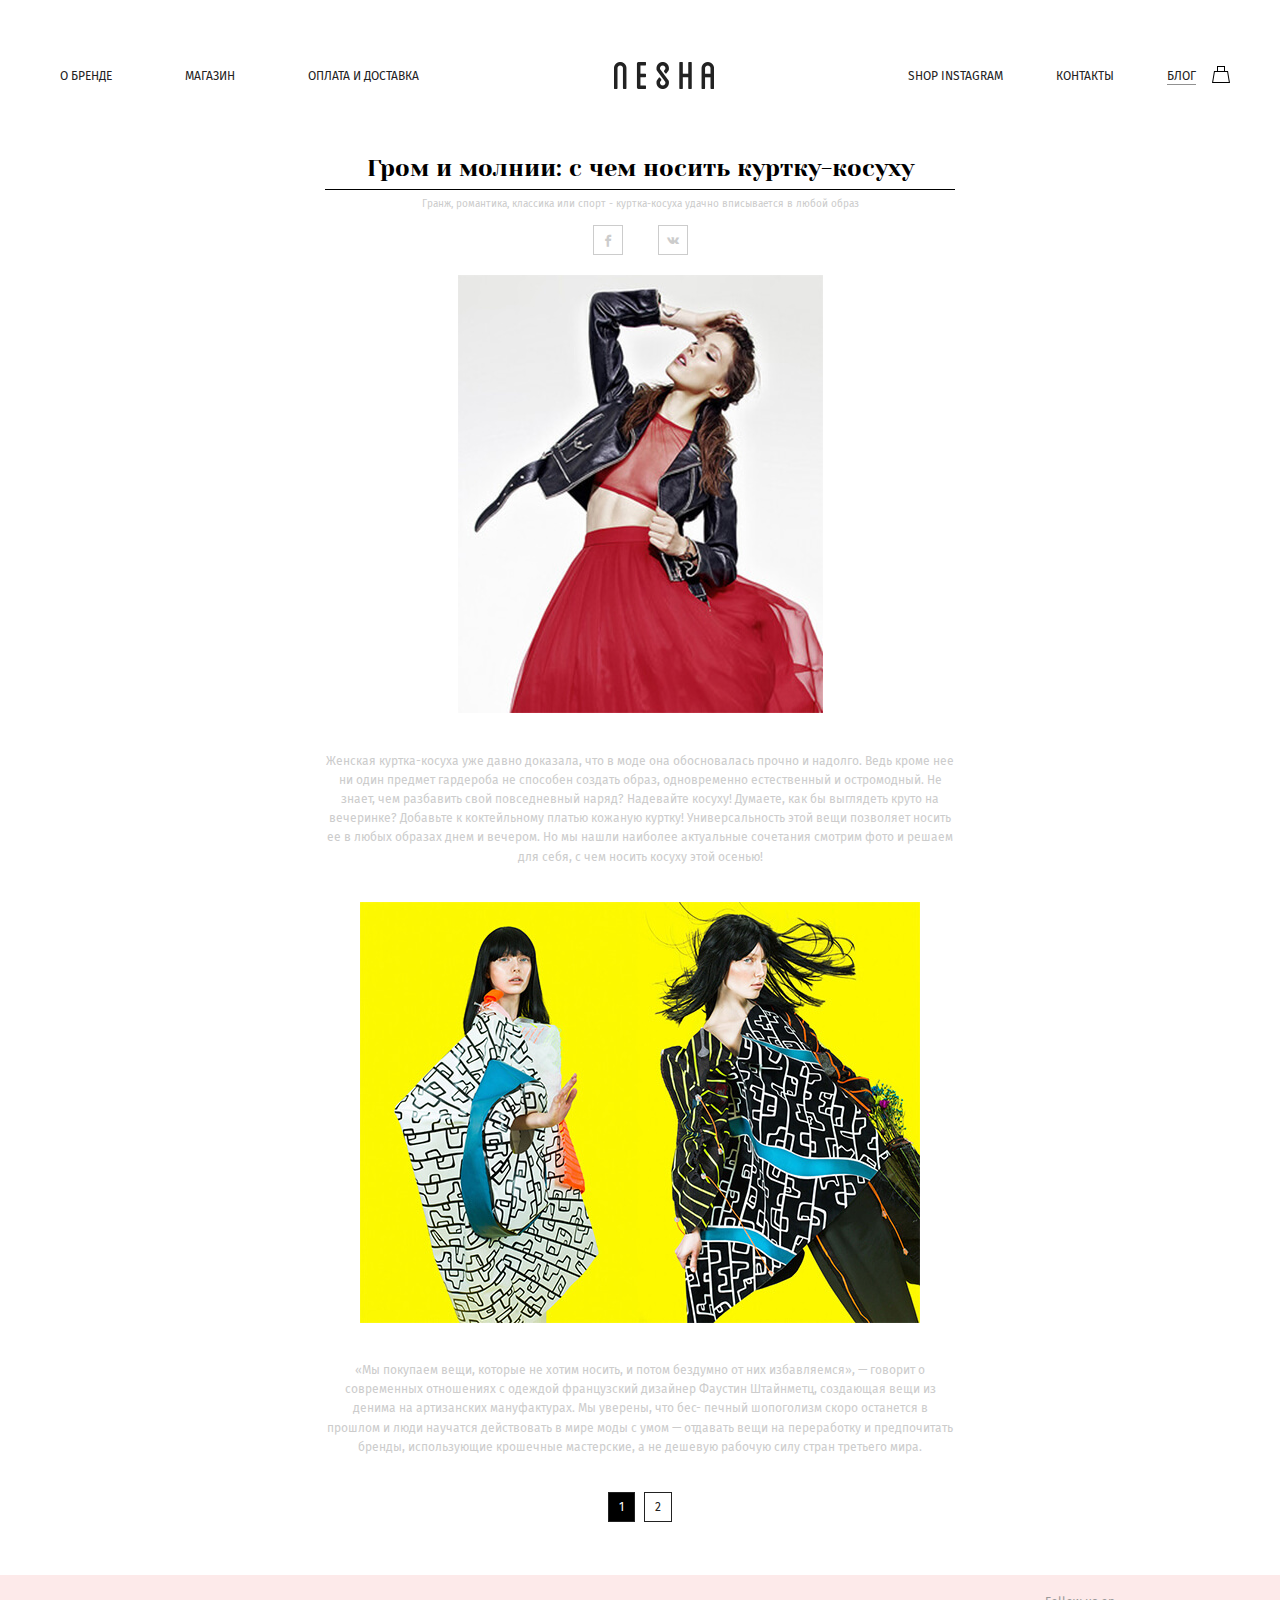
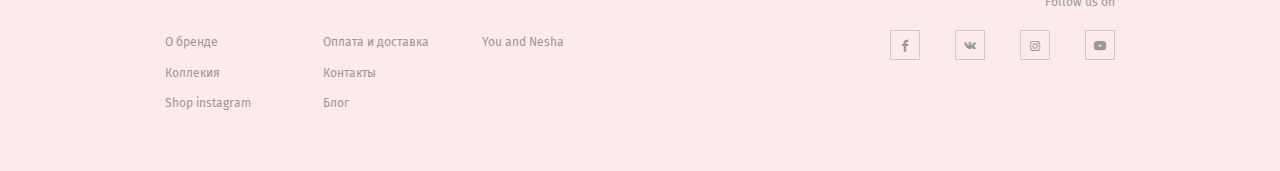
<file: o_bloge.html>
<!DOCTYPE html>
<html lang="ru">
<head>
	<meta http-equiv="content-type" content="text/html; charset=utf-8">
	<title>Nesha</title>
	<meta name="viewport" content="width=device-width, initial-scale=1.0">
	<meta content="telephone=no" name="format-detection">
	<link rel="stylesheet" href="css/owl.carousel.css">
	<link rel="stylesheet" href="css/normalize.css">
	<link rel="stylesheet" href="css/style.css">
</head>
<body>
	<div class="wrapper">
		<header>
			<div class="container_nav clearfix">
				<div class="icon-menu">
					<span class="devide"></span>
					<span class="devide"></span>
					<span class="devide"></span>
				</div>
				<div class="mob_menu">
					<h4>Меню</h4>
					<ul>
						<li><a href="brand.html">О бренде</a></li>
						<li><a href="shop.html">Магазин</a></li>
						<li><a href="pay.html">Оплата и доставка</a></li>
						<li><a href="shop_insta.html">Shop instagram</a></li>
						<li><a href="contacts.html">Контакты</a></li>
						<li><a href="blog.html" class="active">Блог</a></li>
					</ul>
					<div class="close_menu">
						<div class="crooss">
							<span></span>
							<span></span>
						</div>
					</div>
				</div>
				<ul class="left_col">
					<li><a href="brand.html">О бренде</a></li>
					<li><a href="shop.html">Магазин</a>
						<div class="holder_dropdown">
							<div class="dropdown clearfix">
								<div class="cols left_row">
									<ul>
										<li><a href="#">Футболки</a></li>
										<li><a href="#">Рубашки</a></li>
										<li><a href="#">Свитшоты</a></li>
										<li><a href="#">Куртки</a></li>
										<li><a href="#">Пальто</a></li>
										<li><a href="#">Шорты</a></li>
										<li><a href="#">Брюки</a></li>
										<li><a href="#">Юбки</a></li>
									</ul>
									<ul>
										<li><a href="#">Платья</a></li>
										<li><a href="#">Комбинезоны</a></li>
										<li><a href="#">Боди</a></li>
										<li><a href="#">Костюмы</a></li>
										<li><a href="#">Gift cards</a></li>
										<li><a href="#">Sale</a></li>
										<li><a href="#">Feedback</a></li>
									</ul>
								</div>
								<div class="cols right_row">
									<div class="promobox">
										<a href="#">
											<img src="img/drop1.jpg" alt="">
										</a>
										<span><a href="#">New</a></span>
									</div>
									<div class="promobox">
										<a href="#">
											<img src="img/drop2.jpg" alt="">
										</a>
										<span><a href="#">Sale</a></span>
									</div>
								</div>
							</div>
						</div>
					</li>
					<li><a href="pay.html">Оплата и доставка</a></li>
				</ul>
				<div class="logo">
					<a href="index.html"><img src="img/logo.png" alt=""></a>
				</div>
				<div class="png_nav">
					<a href="#"></a>
				</div>
				<ul class="right_col">
					<li><a href="shop_insta.html">Shop instagram</a></li>
					<li><a href="contacts.html">Контакты</a></li>
					<li><a href="blog.html"  class="active">Блог</a></li>
				</ul>
				<div class="language">
					<div class="lang">
						<a href="#">Ukraine</a>
					</div>
					<div class="lang">
						<a href="#">English</a>
					</div>
				</div>
			</div>
		</header>
		<main>
			<div class="holder_o_bloge">
				<h3>Гром и молнии: с чем носить куртку-косуху</h3>
				<span></span>
				<p>Гранж, романтика, классика или спорт - куртка-косуха удачно вписывается в любой образ</p>
				<div class="soc_icon_box">
					<ul>
						<li><a href="https://www.facebook.com/nesha.ua/" class="icon-facebook"></a></li>
						<li><a href="https://vk.com/nesha_ua" class="icon-vk"></a></li>
					</ul>
				</div>
				<div class="text_blog">
					<div class="row">
						<img src="img/o_bloge/1.jpg" alt="">
					</div>
					<div class="row">
						<p>Женская куртка-косуха уже давно доказала, что в моде она обосновалась прочно и надолго. Ведь кроме нее ни один предмет гардероба не способен создать образ, одновременно естественный и остромодный. Не знает, чем разбавить свой повседневный наряд? Надевайте косуху! Думаете, как бы выглядеть круто на вечеринке? Добавьте к коктейльному платью кожаную куртку! Универсальность этой вещи позволяет носить ее в любых образах днем и вечером. Но мы нашли наиболее актуальные сочетания смотрим фото и решаем для себя, с чем носить косуху этой осенью!</p>
					</div>
				</div>
				<div class="text_blog">
					<div class="row">
						<img src="img/o_bloge/2.jpg" alt="">
					</div>
					<div class="row">
						<p>«Мы покупаем вещи, которые не хотим носить, и потом бездумно от них избавляемся», — говорит о современных отношениях с одеждой французский дизайнер Фаустин Штайнметц, создающая вещи из денима на артизанских ­мануфактурах. Мы уверены, что бес- печный шопоголизм скоро останется в прошлом и люди научатся действовать в мире моды с умом — отдавать вещи на переработку и предпочитать бренды, использующие крошечные мастерские, а не дешевую рабочую силу стран третьего мира.</p>
					</div>
				</div>
				<div class="pagination">
					<a href="#" class="active">1</a>
					<a href="#">2</a>
				</div>
			</div>
		</main>
		<footer>
			<div class="container_footer clearfix">
				<div class="footer_blog">
					<ul class="footer_list">
						<li><a href="brand.html">О бренде</a></li>
						<li><a href="#">Коллекия</a></li>
						<li><a href="shop_insta.html">Shop instagram</a></li>
					</ul>
					<ul class="footer_list">
						<li><a href="pay.html">Оплата и доставка</a></li>
						<li><a href="contacts.html">Контакты</a></li>
						<li><a href="blog.html">Блог</a></li>
					</ul>
					<a href="#" class="footer_list">You and Nesha</a>
				</div>
				<div class="footer_soc">
					<span>Follow us on</span>
					<div class="soc_icon_box">
						<ul>
							<li><a href="https://www.facebook.com/nesha.ua/" class="icon-facebook"></a></li>
							<li><a href="https://vk.com/nesha_ua" class="icon-vk"></a></li>
							<li><a href="https://www.instagram.com/nesha.ua/" class="icon-instagram"></a></li>
							<li><a href="https://www.youtube.com/channel/UCZYNaaMLOqSAOnrcydv1lRw" class="icon-youtube"></a></li>
						</ul>
					</div>
					<div class="language">
						<div class="lang">
							<a href="#">Ukraine</a>
						</div>
						<div class="lang">
							<a href="#">English</a>
						</div>
					</div>
				</div>
			</div>
		</footer>

		<!-- navigation -->

		<div class="basket_holder">
			<div class="row">
				<h3>Корзина</h3>
				<div class="close_menu">
					<div class="crooss">
						<span></span>
						<span></span>
					</div>
				</div>
			</div>
			<div class="row">
				<div class="col">
					<img src="img/basket/1.jpg" alt="">
				</div>
				<div class="col">
					<p>Платье трикотажное</p>
					<p>5768</p>
					<div class="counter">
						<form action="#">
							<span class="input-number-decrement">
								<span class="minus"></span>
							</span><input class="input-number" type="text" value="1" min="0" max="30"><span class="input-number-increment">
								<span class="plus"></span>
								<span class="plus"></span>
							</span>
						</form>
					</div>
				</div>
				<div class="col">
					<div class="box_color">
						<a href="#"></a>
					</div>
					<div class="box_color">
						<a href="#">M</a>
					</div>
				</div>
				<div class="col">
					<span class="uah">Uah800</span>
				</div>
				<div class="close_menu">
					<div class="crooss">
						<span></span>
						<span></span>
					</div>
				</div>
			</div>
			<div class="row">
				<div class="col">
					<img src="img/basket/2.jpg" alt="">
				</div>
				<div class="col">
					<p>Костюм</p>
					<p>6775</p>
					<div class="counter">
						<form action="#">
							<span class="input-number-decrement">
								<span class="minus"></span>
							</span><input class="input-numb" type="text" value="1" min="0" max="30"><span class="input-number-increment">
								<span class="plus"></span>
								<span class="plus"></span>
							</span>
						</form>
					</div>
				</div>
				<div class="col">
					<div class="box_color">
						<a href="#"></a>
					</div>
					<div class="box_color">
						<a href="#">Xl</a>
					</div>
				</div>
				<div class="col">
					<span class="uah">Uah800</span>
				</div>
				<div class="close_menu">
					<div class="crooss">
						<span></span>
						<span></span>
					</div>
				</div>
				<div class="close_menu">
					<div class="crooss">
						<span></span>
						<span></span>
					</div>
				</div>
			</div>
			<p>Итого: 1700 грн</p>
			<a href="form.html" class="button_form">Оформить</a>
		</div>

	</div>
	<script src="https://ajax.googleapis.com/ajax/libs/jquery/2.2.0/jquery.min.js"></script>
	<script src="js/owl.carousel.min.js"></script>
	<script src="js/select2.full.js"></script>
	<script src="js/slick.min.js"></script>
	<script src="js/main.js"></script>
</body>
</html>
</file>
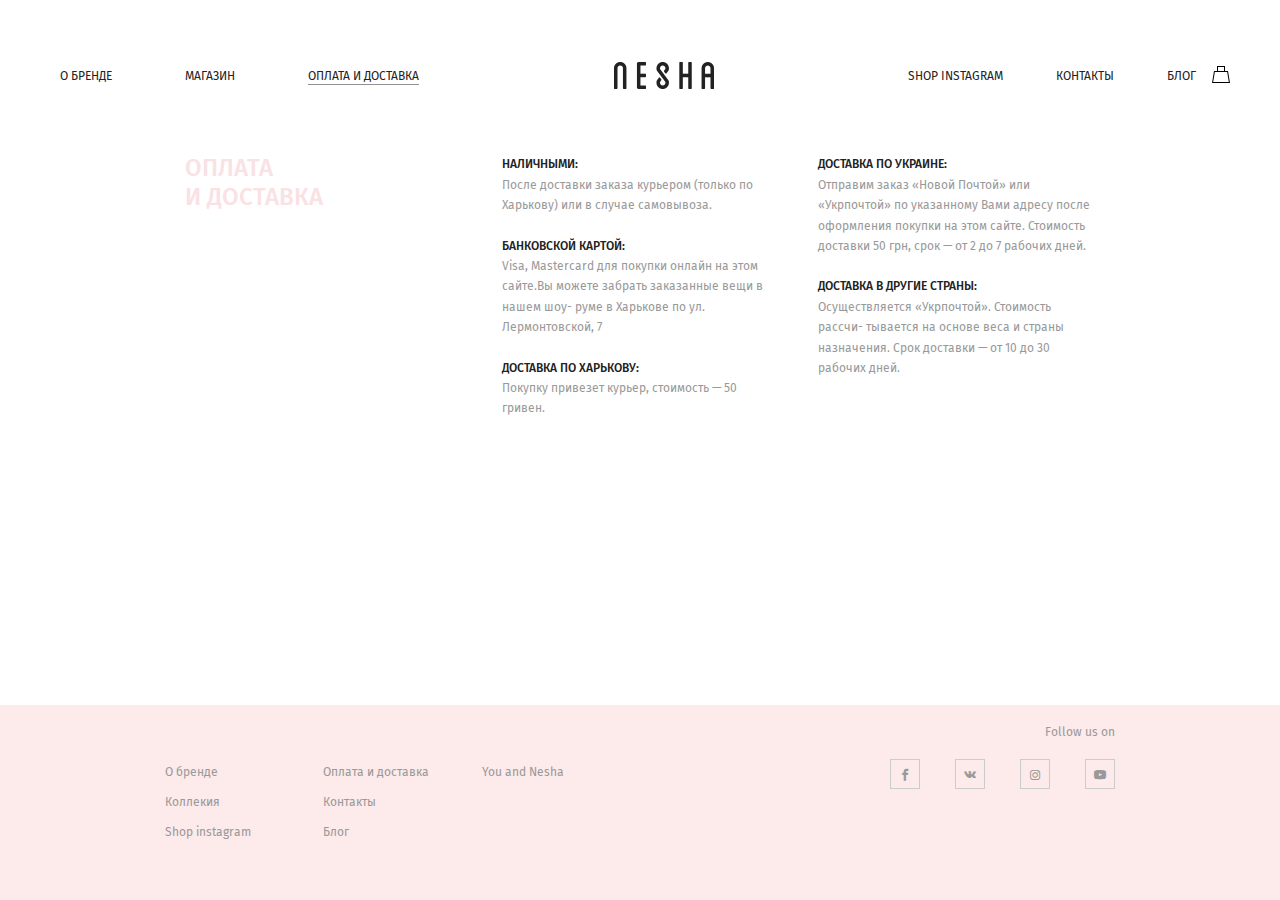
<file: pay.html>
<!DOCTYPE html>
<html lang="ru">
<head>
	<meta http-equiv="content-type" content="text/html; charset=utf-8">
	<title>Nesha</title>
	<meta name="viewport" content="width=device-width, initial-scale=1.0">
	<meta content="telephone=no" name="format-detection">
	<link rel="stylesheet" href="css/owl.carousel.css">
	<link rel="stylesheet" href="css/normalize.css">
	<link rel="stylesheet" href="css/style.css">
</head>
<body>
	<div class="wrapper">
		<header>
			<div class="container_nav clearfix">
				<div class="icon-menu">
					<span class="devide"></span>
					<span class="devide"></span>
					<span class="devide"></span>
				</div>
				<div class="mob_menu">
					<h4>Меню</h4>
					<ul>
						<li><a href="brand.html">О бренде</a></li>
						<li><a href="shop.html">Магазин</a></li>
						<li><a href="pay.html"  class="active">Оплата и доставка</a></li>
						<li><a href="shop_insta.html">Shop instagram</a></li>
						<li><a href="contacts.html">Контакты</a></li>
						<li><a href="blog.html">Блог</a></li>
					</ul>
					<div class="close_menu">
						<div class="crooss">
							<span></span>
							<span></span>
						</div>
					</div>
				</div>
				<ul class="left_col">
					<li><a href="brand.html">О бренде</a></li>
					<li><a href="shop.html">Магазин</a>
						<div class="holder_dropdown">
							<div class="dropdown clearfix">
								<div class="cols left_row">
									<ul>
										<li><a href="#">Футболки</a></li>
										<li><a href="#">Рубашки</a></li>
										<li><a href="#">Свитшоты</a></li>
										<li><a href="#">Куртки</a></li>
										<li><a href="#">Пальто</a></li>
										<li><a href="#">Шорты</a></li>
										<li><a href="#">Брюки</a></li>
										<li><a href="#">Юбки</a></li>
									</ul>
									<ul>
										<li><a href="#">Платья</a></li>
										<li><a href="#">Комбинезоны</a></li>
										<li><a href="#">Боди</a></li>
										<li><a href="#">Костюмы</a></li>
										<li><a href="#">Gift cards</a></li>
										<li><a href="#">Sale</a></li>
										<li><a href="#">Feedback</a></li>
									</ul>
								</div>
								<div class="cols right_row">
									<div class="promobox">
										<a href="#">
											<img src="img/drop1.jpg" alt="">
										</a>
										<span><a href="#">New</a></span>
									</div>
									<div class="promobox">
										<a href="#">
											<img src="img/drop2.jpg" alt="">
										</a>
										<span><a href="#">Sale</a></span>
									</div>
								</div>
							</div>
						</div>
					</li>
					<li><a href="pay.html"  class="active">Оплата и доставка</a></li>
				</ul>
				<div class="logo">
					<a href="index.html"><img src="img/logo.png" alt=""></a>
				</div>
				<div class="png_nav">
					<a href="#"></a>
				</div>
				<ul class="right_col">
					<li><a href="shop_insta.html">Shop instagram</a></li>
					<li><a href="contacts.html">Контакты</a></li>
					<li><a href="blog.html">Блог</a></li>
				</ul>
				<div class="language">
					<div class="lang">
						<a href="#">Ukraine</a>
					</div>
					<div class="lang">
						<a href="#">English</a>
					</div>
				</div>
			</div>
		</header>
		<main>
			<div class="pay_container">
				<div class="col">
					<span>Оплата</span>
					<span>И доставка</span>
				</div>
				<div class="col">
					<div class="row">
						<h5>Наличными:</h5>
						<p>После доставки заказа курьером (только по Харькову) или в случае самовывоза.</p>
					</div>
					<div class="row">
						<h5>Банковской картой:</h5>
						<p>Visa, Mastercard для покупки онлайн на этом сайте.Вы можете забрать заказанные вещи в нашем шоу- руме в Харькове по ул. Лермонтовской, 7</p>
					</div>
					<div class="row">
						<h5>Доставка по харькову:</h5>
						<p>Покупку привезет курьер, стоимость — 50 гривен.</p>
					</div>
				</div>
				<div class="col">
					<div class="row">
						<h5>Доставка по украине:</h5>
						<p>Отправим заказ «Новой Почтой» или «Укрпочтой» 
						по указанному Вами адресу после оформления 
						покупки на этом сайте. Стоимость доставки 50 грн, срок — от 2 до 7 рабочих дней.</p>
					</div>
					<div class="row">
						<h5>Доставка в другие страны:</h5>
						<p>Осуществляется «Укрпочтой». Стоимость рассчи-
						тывается на основе веса и страны назначения. 
						Срок доставки — от 10 до 30 рабочих дней.
						</p>
					</div>
				</div>
			</div>
		</main>
		<footer>
			<div class="container_footer clearfix">
				<div class="footer_blog">
					<ul class="footer_list">
						<li><a href="brand.html">О бренде</a></li>
						<li><a href="#">Коллекия</a></li>
						<li><a href="shop_insta.html">Shop instagram</a></li>
					</ul>
					<ul class="footer_list">
						<li><a href="pay.html">Оплата и доставка</a></li>
						<li><a href="contacts.html">Контакты</a></li>
						<li><a href="blog.html">Блог</a></li>
					</ul>
					<a href="#" class="footer_list">You and Nesha</a>
				</div>
				<div class="footer_soc">
					<span>Follow us on</span>
					<div class="soc_icon_box">
						<ul>
							<li><a href="https://www.facebook.com/nesha.ua/" class="icon-facebook"></a></li>
							<li><a href="https://vk.com/nesha_ua" class="icon-vk"></a></li>
							<li><a href="https://www.instagram.com/nesha.ua/" class="icon-instagram"></a></li>
							<li><a href="https://www.youtube.com/channel/UCZYNaaMLOqSAOnrcydv1lRw" class="icon-youtube"></a></li>
						</ul>
					</div>
					<div class="language">
						<div class="lang">
							<a href="#">Ukraine</a>
						</div>
						<div class="lang">
							<a href="#">English</a>
						</div>
					</div>
				</div>
			</div>
		</footer>

			<!-- navigation -->

		<div class="basket_holder">
			<div class="row">
				<h3>Корзина</h3>
				<div class="close_menu">
					<div class="crooss">
						<span></span>
						<span></span>
					</div>
				</div>
			</div>
			<div class="row">
				<div class="col">
					<img src="img/basket/1.jpg" alt="">
				</div>
				<div class="col">
					<p>Платье трикотажное</p>
					<p>5768</p>
					<div class="counter">
						<form action="#">
							<span class="input-number-decrement">
								<span class="minus"></span>
							</span><input class="input-number" type="text" value="1" min="0" max="30"><span class="input-number-increment">
								<span class="plus"></span>
								<span class="plus"></span>
							</span>
						</form>
					</div>
				</div>
				<div class="col">
					<div class="box_color">
						<a href="#"></a>
					</div>
					<div class="box_color">
						<a href="#">M</a>
					</div>
				</div>
				<div class="col">
					<span class="uah">Uah800</span>
				</div>
				<div class="close_menu">
					<div class="crooss">
						<span></span>
						<span></span>
					</div>
				</div>
			</div>
			<div class="row">
				<div class="col">
					<img src="img/basket/2.jpg" alt="">
				</div>
				<div class="col">
					<p>Костюм</p>
					<p>6775</p>
					<div class="counter">
						<form action="#">
							<span class="input-number-decrement">
								<span class="minus"></span>
							</span><input class="input-numb" type="text" value="1" min="0" max="30"><span class="input-number-increment">
								<span class="plus"></span>
								<span class="plus"></span>
							</span>
						</form>
					</div>
				</div>
				<div class="col">
					<div class="box_color">
						<a href="#"></a>
					</div>
					<div class="box_color">
						<a href="#">Xl</a>
					</div>
				</div>
				<div class="col">
					<span class="uah">Uah800</span>
				</div>
				<div class="close_menu">
					<div class="crooss">
						<span></span>
						<span></span>
					</div>
				</div>
			</div>
			<p>Итого: 1700 грн</p>
			<a href="form.html" class="button_form">Оформить</a>
		</div>

	</div>
	<script src="https://ajax.googleapis.com/ajax/libs/jquery/2.2.0/jquery.min.js"></script>
	<script src="js/owl.carousel.min.js"></script>
	<script src="js/select2.full.js"></script>
	<script src="js/slick.min.js"></script>
	<script src="js/main.js"></script>
</body>
</html>
</file>
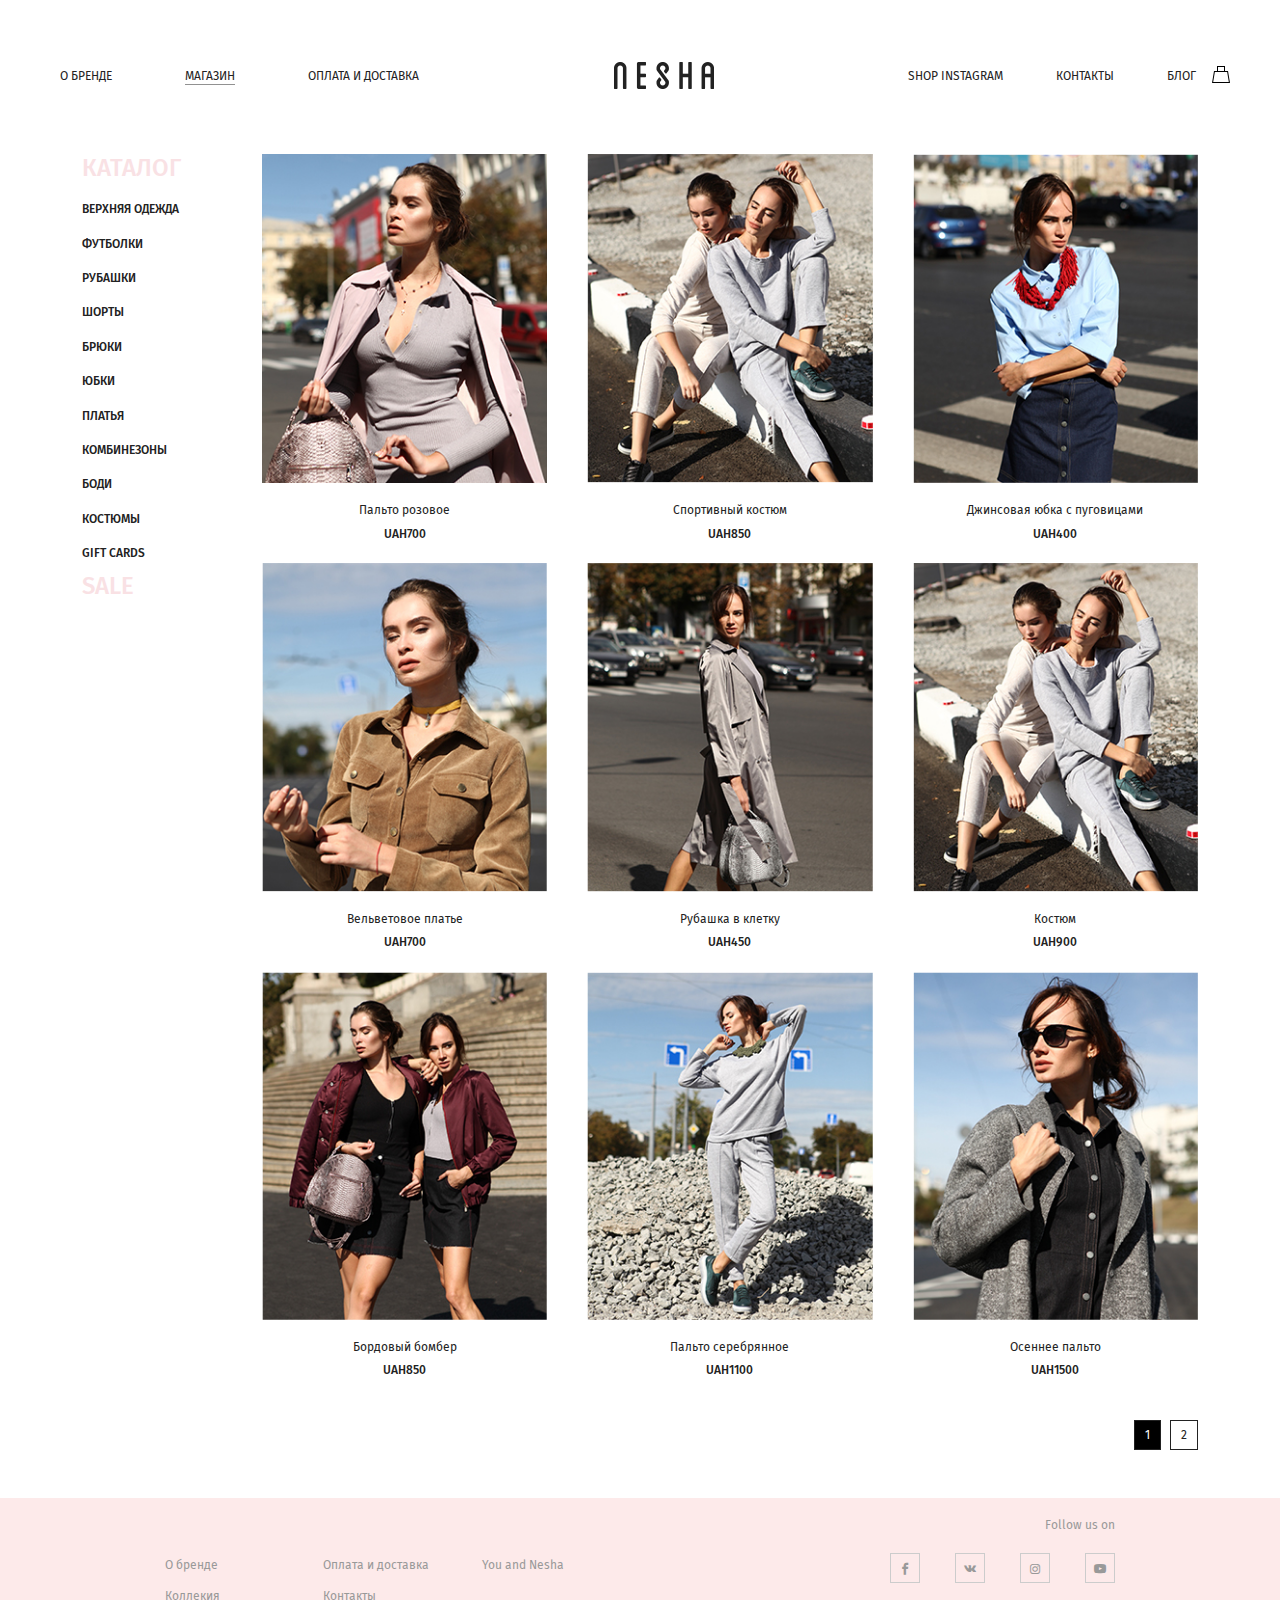
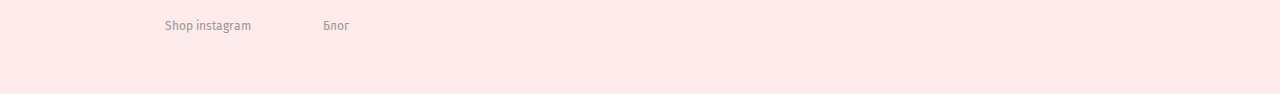
<file: shop.html>
<!DOCTYPE html>
<html lang="ru">
<head>
	<meta http-equiv="content-type" content="text/html; charset=utf-8">
	<title>Nesha</title>
	<meta name="viewport" content="width=device-width, initial-scale=1.0">
	<meta content="telephone=no" name="format-detection">
	<link rel="stylesheet" href="css/owl.carousel.css">
	<link rel="stylesheet" href="css/normalize.css">
	<link rel="stylesheet" href="css/style.css">
</head>
<body>
	<div class="wrapper">
		<header>
			<div class="container_nav clearfix">
				<div class="icon-menu">
					<span class="devide"></span>
					<span class="devide"></span>
					<span class="devide"></span>
				</div>
				<div class="mob_menu">
					<h4>Меню</h4>
					<ul>
						<li><a href="brand.html">О бренде</a></li>
						<li><a href="shop.html" class="active">Магазин</a></li>
						<li><a href="pay.html">Оплата и доставка</a></li>
						<li><a href="shop_insta.html">Shop instagram</a></li>
						<li><a href="contacts.html">Контакты</a></li>
						<li><a href="blog.html">Блог</a></li>
					</ul>
					<div class="close_menu">
						<div class="crooss">
							<span></span>
							<span></span>
						</div>
					</div>
				</div>
				<ul class="left_col">
					<li><a href="brand.html">О бренде</a></li>
					<li><a href="shop.html" class="active">Магазин</a>
						<div class="holder_dropdown">
							<div class="dropdown clearfix">
								<div class="cols left_row">
									<ul>
										<li><a href="#">Футболки</a></li>
										<li><a href="#">Рубашки</a></li>
										<li><a href="#">Свитшоты</a></li>
										<li><a href="#">Куртки</a></li>
										<li><a href="#">Пальто</a></li>
										<li><a href="#">Шорты</a></li>
										<li><a href="#">Брюки</a></li>
										<li><a href="#">Юбки</a></li>
									</ul>
									<ul>
										<li><a href="#">Платья</a></li>
										<li><a href="#">Комбинезоны</a></li>
										<li><a href="#">Боди</a></li>
										<li><a href="#">Костюмы</a></li>
										<li><a href="#">Gift cards</a></li>
										<li><a href="#">Sale</a></li>
										<li><a href="#">Feedback</a></li>
									</ul>
								</div>
								<div class="cols right_row">
									<div class="promobox">
										<a href="#">
											<img src="img/drop1.jpg" alt="">
										</a>
										<span><a href="#">New</a></span>
									</div>
									<div class="promobox">
										<a href="#">
											<img src="img/drop2.jpg" alt="">
										</a>
										<span><a href="#">Sale</a></span>
									</div>
								</div>
							</div>
						</div>
					</li>
					<li><a href="pay.html">Оплата и доставка</a></li>
				</ul>
				<div class="logo">
					<a href="index.html"><img src="img/logo.png" alt=""></a>
				</div>
				<div class="png_nav">
					<a href="#"></a>
				</div>
				<ul class="right_col">
					<li><a href="shop_insta.html">Shop instagram</a></li>
					<li><a href="contacts.html">Контакты</a></li>
					<li><a href="blog.html">Блог</a></li>
				</ul>
				<div class="language">
					<div class="lang">
						<a href="#">Ukraine</a>
					</div>
					<div class="lang">
						<a href="#">English</a>
					</div>
				</div>
			</div>
		</header>
		<main>
			<div class="shop_container">
				<div class="columns clearfix">
					<div class="left_col">
						<h3><a href="#">Каталог</a></h3>
						<div class="close_menu">
							<div class="crooss">
								<span></span>
								<span></span>
							</div>
						</div>
						<ul>
							<li><a href="#">Верхняя одежда</a>
								<ul>
									<li><a href="#">Пальто</a></li>
									<li><a href="#">Жакеты</a></li>
									<li><a href="#">Пуховики</a></li>
									<li><a href="#">Парки</a></li>
									<li><a href="#">Тренчи</a></li>
								</ul>
							</li>
							<li><a href="#">Футболки</a></li>
							<li><a href="#">Рубашки</a></li>
							<li><a href="#">Шорты</a></li>
							<li><a href="#">Брюки</a></li>
							<li><a href="#">Юбки</a></li>
							<li><a href="#">Платья</a></li>
							<li><a href="#">Комбинезоны</a></li>
							<li><a href="#">Боди</a></li>
							<li><a href="goods.html">Костюмы</a></li>
							<li><a href="#">Gift cards</a></li>
						</ul>
						<h3><a href="#">Sale</a></h3>
					</div>
					<div class="right_col">
						<button type="button" class="catalog">Каталог</button>
						<div class="container_item">
							<div class="row">
								<div class="box_img">
									<a href="#"><img src="img/shop/1.jpg" alt=""></a>
									<div class="basket_text">
										<div class="box_color">
											<a href="#"></a>
										</div>
										<div class="box_color">
											<a href="#"></a>
										</div>
										<p>
											<a href="#">S<span>M</span></a>
										</p>
										<button type="button">В корзину</button>
									</div>
									<div class="text_img">
										<p><a href="#">Пальто розовое</a></p>
										<p><a href="#">Uah700</a></p>
									</div>
								</div>
							</div>
							<div class="row">
								<div class="box_img">
									<a href="#"><img src="img/shop/6.jpg" alt=""></a>
									<div class="basket_text">
										<div class="box_color">
											<a href="#"></a>
										</div>
										<div class="box_color">
											<a href="#"></a>
										</div>
										<p>
											<a href="#">S<span>M</span></a>
										</p>
										<button type="button">В корзину</button>
									</div>
									<div class="text_img">
										<p><a href="#">Спортивный костюм</a></p>
										<p><a href="#">Uah850</a></p>
									</div>
								</div>
							</div>
							<div class="row">
								<div class="box_img">
									<a href="#"><img src="img/shop/3.jpg" alt=""></a>
									<div class="basket_text">
										<div class="box_color">
											<a href="#"></a>
										</div>
										<div class="box_color">
											<a href="#"></a>
										</div>
										<p>
											<a href="#">S<span>M</span></a>
										</p>
										<button type="button">В корзину</button>
									</div>
									<div class="text_img">
										<p><a href="#">Джинсовая юбка с пуговицами</a></p>
										<p><a href="#">Uah400</a></p>
									</div>
								</div>
							</div>
						<!-- </div> -->
						<!-- <div class="container_item"> -->
							<div class="row">
								<div class="box_img">
									<a href="#"><img src="img/shop/4.jpg" alt=""></a>
									<div class="basket_text">
										<div class="box_color">
											<a href="#"></a>
										</div>
										<div class="box_color">
											<a href="#"></a>
										</div>
										<p>
											<a href="#">S<span>M</span></a>
										</p>
										<button type="button">В корзину</button>
									</div>
									<div class="text_img">
										<p><a href="#">Вельветовое платье</a></p>
										<p><a href="#">Uah700</a></p>
									</div>
								</div>
							</div>
							<div class="row">
								<div class="box_img">
									<a href="#"><img src="img/shop/8.jpg" alt=""></a>
									<div class="basket_text">
										<div class="box_color">
											<a href="#"></a>
										</div>
										<div class="box_color">
											<a href="#"></a>
										</div>
										<p>
											<a href="#">S<span>M</span></a>
										</p>
										<button type="button">В корзину</button>
									</div>
									<div class="text_img">
										<p><a href="#">Рубашка в клетку</a></p>
										<p><a href="#">Uah450</a></p>
									</div>
								</div>
							</div>
							<div class="row">
								<div class="box_img">
									<a href="#"><img src="img/shop/6.jpg" alt=""></a>
									<div class="basket_text">
										<div class="box_color">
											<a href="#"></a>
										</div>
										<div class="box_color">
											<a href="#"></a>
										</div>
										<p>
											<a href="#">S<span>M</span></a>
										</p>
										<button type="button">В корзину</button>
									</div>
									<div class="text_img">
										<p><a href="#">Костюм</a></p>
										<p><a href="#">Uah900</a></p>
									</div>
								</div>
							</div>
						<!-- </div> -->
						<!-- <div class="container_item"> -->
							<div class="row">
								<div class="box_img">
									<a href="#"><img src="img/shop/7.jpg" alt=""></a>
									<div class="basket_text">
										<div class="box_color">
											<a href="#"></a>
										</div>
										<div class="box_color">
											<a href="#"></a>
										</div>
										<p>
											<a href="#">S<span>M</span></a>
										</p>
										<button type="button">В корзину</button>
									</div>
									<div class="text_img">
										<p><a href="#">Бордовый бомбер</a></p>
										<p><a href="#">Uah850</a></p>
									</div>
								</div>
							</div>
							<div class="row">
								<div class="box_img">
									<a href="#"><img src="img/shop/2.jpg" alt=""></a>
									<div class="basket_text">
										<div class="box_color">
											<a href="#"></a>
										</div>
										<div class="box_color">
											<a href="#"></a>
										</div>
										<p>
											<a href="#">S<span>M</span></a>
										</p>
										<button type="button">В корзину</button>
									</div>
									<div class="text_img">
										<p><a href="#">Пальто серебрянное</a></p>
										<p><a href="#">Uah1100</a></p>
									</div>
								</div>
							</div>
							<div class="row">
								<div class="box_img">
									<a href="#"><img src="img/shop/9.jpg" alt=""></a>
									<div class="basket_text">
										<div class="box_color">
											<a href="#"></a>
										</div>
										<div class="box_color">
											<a href="#"></a>
										</div>
										<p>
											<a href="#">S<span>M</span></a>
										</p>
										<button type="button">В корзину</button>
									</div>
									<div class="text_img">
										<p><a href="#">Осеннее пальто</a></p>
										<p><a href="#">Uah1500</a></p>
									</div>
								</div>
							</div>
						</div>
					</div>
				</div>
				<div class="pagination">
					<a href="#" class="active">1</a>
					<a href="#">2</a>
				</div>
			</div>
		</main>
		<footer>
			<div class="container_footer clearfix">
				<div class="footer_blog">
					<ul class="footer_list">
						<li><a href="brand.html">О бренде</a></li>
						<li><a href="#">Коллекия</a></li>
						<li><a href="shop_insta.html">Shop instagram</a></li>
					</ul>
					<ul class="footer_list">
						<li><a href="pay.html">Оплата и доставка</a></li>
						<li><a href="contacts.html">Контакты</a></li>
						<li><a href="blog.html">Блог</a></li>
					</ul>
					<a href="#" class="footer_list">You and Nesha</a>
				</div>
				<div class="footer_soc">
					<span>Follow us on</span>
					<div class="soc_icon_box">
						<ul>
							<li><a href="https://www.facebook.com/nesha.ua/" class="icon-facebook"></a></li>
							<li><a href="https://vk.com/nesha_ua" class="icon-vk"></a></li>
							<li><a href="https://www.instagram.com/nesha.ua/" class="icon-instagram"></a></li>
							<li><a href="https://www.youtube.com/channel/UCZYNaaMLOqSAOnrcydv1lRw" class="icon-youtube"></a></li>
						</ul>
					</div>
					<div class="language">
						<div class="lang">
							<a href="#">Ukraine</a>
						</div>
						<div class="lang">
							<a href="#">English</a>
						</div>
					</div>
				</div>
			</div>
		</footer>

		<!-- navigation -->

		<div class="basket_holder">
			<div class="row">
				<h3>Корзина</h3>
				<div class="close_menu">
					<div class="crooss">
						<span></span>
						<span></span>
					</div>
				</div>
			</div>
			<div class="row">
				<div class="col">
					<img src="img/basket/1.jpg" alt="">
				</div>
				<div class="col">
					<p>Платье трикотажное</p>
					<p>5768</p>
					<div class="counter">
						<form action="#">
							<span class="input-number-decrement">
								<span class="minus"></span>
							</span><input class="input-number" type="text" value="1" min="0" max="30"><span class="input-number-increment">
								<span class="plus"></span>
								<span class="plus"></span>
							</span>
						</form>
					</div>
				</div>
				<div class="col">
					<div class="box_color">
						<a href="#"></a>
					</div>
					<div class="box_color">
						<a href="#">M</a>
					</div>
				</div>
				<div class="col">
					<span class="uah">Uah800</span>
				</div>
				<div class="close_menu">
					<div class="crooss">
						<span></span>
						<span></span>
					</div>
				</div>
			</div>
			<div class="row">
				<div class="col">
					<img src="img/basket/2.jpg" alt="">
				</div>
				<div class="col">
					<p>Костюм</p>
					<p>6775</p>
					<div class="counter">
						<form action="#">
							<span class="input-number-decrement">
								<span class="minus"></span>
							</span><input class="input-numb" type="text" value="1" min="0" max="30"><span class="input-number-increment">
								<span class="plus"></span>
								<span class="plus"></span>
							</span>
						</form>
					</div>
				</div>
				<div class="col">
					<div class="box_color">
						<a href="#"></a>
					</div>
					<div class="box_color">
						<a href="#">Xl</a>
					</div>
				</div>
				<div class="col">
					<span class="uah">Uah800</span>
				</div>
				<div class="close_menu">
					<div class="crooss">
						<span></span>
						<span></span>
					</div>
				</div>
				<div class="close_menu">
					<div class="crooss">
						<span></span>
						<span></span>
					</div>
				</div>
			</div>
			<p>Итого: 1700 грн</p>
			<a href="form.html" class="button_form">Оформить</a>
		</div>

		<div id="toTop"><span></span></div>

	</div>
	<script src="https://ajax.googleapis.com/ajax/libs/jquery/2.2.0/jquery.min.js"></script>
	<script src="js/owl.carousel.min.js"></script>
	<script src="js/select2.full.js"></script>
	<script src="js/slick.min.js"></script>
	<script src="js/main.js"></script>
</body>
</html>
</file>
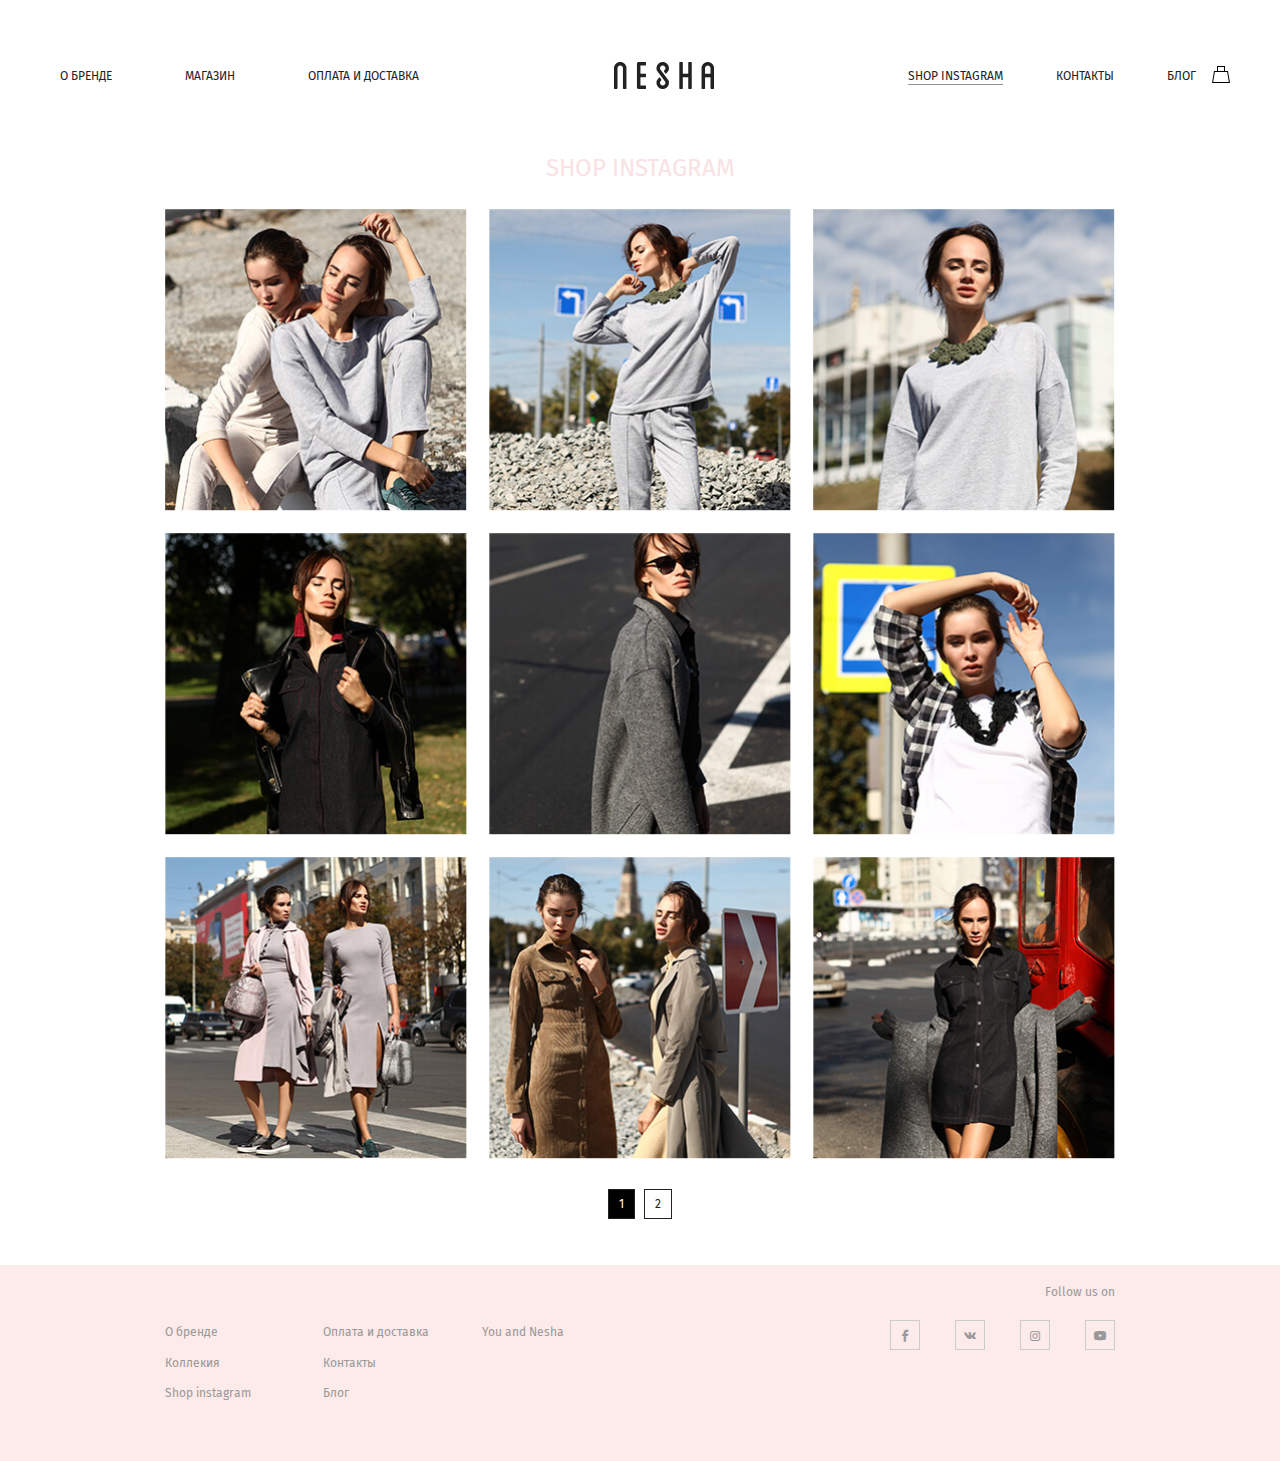
<file: shop_insta.html>
<!DOCTYPE html>
<html lang="ru">
<head>
	<meta http-equiv="content-type" content="text/html; charset=utf-8">
	<title>Nesha</title>
	<meta name="viewport" content="width=device-width, initial-scale=1.0">
	<meta content="telephone=no" name="format-detection">
	<link rel="stylesheet" href="css/owl.carousel.css">
	<link rel="stylesheet" href="css/normalize.css">
	<link rel="stylesheet" href="css/style.css">
</head>
<body>
	<div class="wrapper">
		<header>
			<div class="container_nav clearfix">
				<div class="icon-menu">
					<span class="devide"></span>
					<span class="devide"></span>
					<span class="devide"></span>
				</div>
				<div class="mob_menu">
					<h4>Меню</h4>
					<ul>
						<li><a href="brand.html">О бренде</a></li>
						<li><a href="shop.html">Магазин</a></li>
						<li><a href="pay.html">Оплата и доставка</a></li>
						<li><a href="shop_insta.html" class="active">Shop instagram</a></li>
						<li><a href="contacts.html">Контакты</a></li>
						<li><a href="blog.html">Блог</a></li>
					</ul>
					<div class="close_menu">
						<div class="crooss">
							<span></span>
							<span></span>
						</div>
					</div>
				</div>
				<ul class="left_col">
					<li><a href="brand.html">О бренде</a></li>
					<li><a href="shop.html">Магазин</a>
						<div class="holder_dropdown">
							<div class="dropdown clearfix">
								<div class="cols left_row">
									<ul>
										<li><a href="#">Футболки</a></li>
										<li><a href="#">Рубашки</a></li>
										<li><a href="#">Свитшоты</a></li>
										<li><a href="#">Куртки</a></li>
										<li><a href="#">Пальто</a></li>
										<li><a href="#">Шорты</a></li>
										<li><a href="#">Брюки</a></li>
										<li><a href="#">Юбки</a></li>
									</ul>
									<ul>
										<li><a href="#">Платья</a></li>
										<li><a href="#">Комбинезоны</a></li>
										<li><a href="#">Боди</a></li>
										<li><a href="#">Костюмы</a></li>
										<li><a href="#">Gift cards</a></li>
										<li><a href="#">Sale</a></li>
										<li><a href="#">Feedback</a></li>
									</ul>
								</div>
								<div class="cols right_row">
									<div class="promobox">
										<a href="#">
											<img src="img/drop1.jpg" alt="">
										</a>
										<span><a href="#">New</a></span>
									</div>
									<div class="promobox">
										<a href="#">
											<img src="img/drop2.jpg" alt="">
										</a>
										<span><a href="#">Sale</a></span>
									</div>
								</div>
							</div>
						</div>
					</li>
					<li><a href="pay.html">Оплата и доставка</a></li>
				</ul>
				<div class="logo">
					<a href="index.html"><img src="img/logo.png" alt=""></a>
				</div>
				<div class="png_nav">
					<a href="#"></a>
				</div>
				<ul class="right_col">
					<li><a href="shop_insta.html" class="active">Shop instagram</a></li>
					<li><a href="contacts.html">Контакты</a></li>
					<li><a href="blog.html">Блог</a></li>
				</ul>
				<div class="language">
					<div class="lang">
						<a href="#">Ukraine</a>
					</div>
					<div class="lang">
						<a href="#">English</a>
					</div>
				</div>
			</div>
		</header>
		<main>
			<div class="container_main">
				<span>Shop instagram</span>
				<div class="holder_container">
					<div class="holder_item">
						<div class="row">
							<a href="https://www.instagram.com/nesha.ua/">
								<img src="img/page_2/page_2-1.jpg" alt="">
							</a>
						</div>
						<div class="row">
							<a href="https://www.instagram.com/nesha.ua/">
								<img src="img/page_2/page_2-2.jpg" alt="">
							</a>
						</div>
						<div class="row">
							<a href="https://www.instagram.com/nesha.ua/">
								<img src="img/page_2/page_2-3.jpg" alt="">
							</a>
						</div>
					</div>
					<div class="holder_item">
						<div class="row">
							<a href="https://www.instagram.com/nesha.ua/">
								<img src="img/page_2/page_2-4.jpg" alt="">
							</a>
						</div>
						<div class="row">
							<a href="https://www.instagram.com/nesha.ua/">
								<img src="img/page_2/page_2-5.jpg" alt="">
							</a>
						</div>
						<div class="row">
							<a href="https://www.instagram.com/nesha.ua/">
								<img src="img/page_2/page_2-6.jpg" alt="">
							</a>
						</div>
					</div>
					<div class="holder_item">
						<div class="row">
							<a href="https://www.instagram.com/nesha.ua/">
								<img src="img/page_2/page_2-7.jpg" alt="">
							</a>
						</div>
						<div class="row">
							<a href="https://www.instagram.com/nesha.ua/">
								<img src="img/page_2/page_2-8.jpg" alt="">
							</a>
						</div>
						<div class="row">
							<a href="https://www.instagram.com/nesha.ua/">
								<img src="img/page_2/page_2-9.jpg" alt="">
							</a>
						</div>
					</div>
				</div>
				<div class="pagination">
					<a href="#" class="active">1</a>
					<a href="#">2</a>
				</div>
			</div>
		</main>
		<footer>
			<div class="container_footer clearfix">
				<div class="footer_blog">
					<ul class="footer_list">
						<li><a href="brand.html">О бренде</a></li>
						<li><a href="#">Коллекия</a></li>
						<li><a href="shop_insta.html">Shop instagram</a></li>
					</ul>
					<ul class="footer_list">
						<li><a href="pay.html">Оплата и доставка</a></li>
						<li><a href="contacts.html">Контакты</a></li>
						<li><a href="blog.html">Блог</a></li>
					</ul>
					<a href="#" class="footer_list">You and Nesha</a>
				</div>
				<div class="footer_soc">
					<span>Follow us on</span>
					<div class="soc_icon_box">
						<ul>
							<li><a href="https://www.facebook.com/nesha.ua/" class="icon-facebook"></a></li>
							<li><a href="https://vk.com/nesha_ua" class="icon-vk"></a></li>
							<li><a href="https://www.instagram.com/nesha.ua/" class="icon-instagram"></a></li>
							<li><a href="https://www.youtube.com/channel/UCZYNaaMLOqSAOnrcydv1lRw" class="icon-youtube"></a></li>
						</ul>
					</div>
					<div class="language">
						<div class="lang">
							<a href="#">Ukraine</a>
						</div>
						<div class="lang">
							<a href="#">English</a>
						</div>
					</div>
				</div>
			</div>
		</footer>

		<!-- navigation -->

		<div class="basket_holder">
			<div class="row">
				<h3>Корзина</h3>
				<div class="close_menu">
					<div class="crooss">
						<span></span>
						<span></span>
					</div>
				</div>
			</div>
			<div class="row">
				<div class="col">
					<img src="img/basket/1.jpg" alt="">
				</div>
				<div class="col">
					<p>Платье трикотажное</p>
					<p>5768</p>
					<div class="counter">
						<form action="#">
							<span class="input-number-decrement">
								<span class="minus"></span>
							</span><input class="input-number" type="text" value="1" min="0" max="30"><span class="input-number-increment">
								<span class="plus"></span>
								<span class="plus"></span>
							</span>
						</form>
					</div>
				</div>
				<div class="col">
					<div class="box_color">
						<a href="#"></a>
					</div>
					<div class="box_color">
						<a href="#">M</a>
					</div>
				</div>
				<div class="col">
					<span class="uah">Uah800</span>
				</div>
				<div class="close_menu">
					<div class="crooss">
						<span></span>
						<span></span>
					</div>
				</div>
			</div>
			<div class="row">
				<div class="col">
					<img src="img/basket/2.jpg" alt="">
				</div>
				<div class="col">
					<p>Костюм</p>
					<p>6775</p>
					<div class="counter">
						<form action="#">
							<span class="input-number-decrement">
								<span class="minus"></span>
							</span><input class="input-numb" type="text" value="1" min="0" max="30"><span class="input-number-increment">
								<span class="plus"></span>
								<span class="plus"></span>
							</span>
						</form>
					</div>
				</div>
				<div class="col">
					<div class="box_color">
						<a href="#"></a>
					</div>
					<div class="box_color">
						<a href="#">Xl</a>
					</div>
				</div>
				<div class="col">
					<span class="uah">Uah800</span>
				</div>
				<div class="close_menu">
					<div class="crooss">
						<span></span>
						<span></span>
					</div>
				</div>
				<div class="close_menu">
					<div class="crooss">
						<span></span>
						<span></span>
					</div>
				</div>
			</div>
			<p>Итого: 1700 грн</p>
			<a href="form.html" class="button_form">Оформить</a>
		</div>

	</div>
	<script src="https://ajax.googleapis.com/ajax/libs/jquery/2.2.0/jquery.min.js"></script>
	<script src="js/owl.carousel.min.js"></script>
	<script src="js/select2.full.js"></script>
	<script src="js/slick.min.js"></script>
	<script src="js/main.js"></script>
</body>
</html>
</file>
<file: css/style.css>
@charset "UTF-8";
@import url("https://fonts.googleapis.com/css?family=Fira+Sans:400,500|Yeseva+One&subset=cyrillic");
@font-face {
  font-family: 'icomoon';
  src: url("../fonts/icomoon.eot?3sqyv4");
  src: url("../fonts/icomoon.eot?3sqyv4#iefix") format("embedded-opentype"), url("../fonts/icomoon.ttf?3sqyv4") format("truetype"), url("../fonts/icomoon.woff?3sqyv4") format("woff"), url("../fonts/icomoon.svg?3sqyv4#icomoon") format("svg");
  font-weight: normal;
  font-style: normal;
}

@font-face {
  font-family: 'unbatangbold';
  src: url("../fonts/unbatangbold-webfont.woff2") format("woff2"), url("../fonts/unbatangbold-webfont.woff") format("woff");
  font-weight: normal;
  font-style: normal;
}

* {
  -webkit-box-sizing: border-box;
  -moz-box-sizing: border-box;
  box-sizing: border-box;
}

html {
  height: 100%;
  min-width: 320px;
}

body {
  height: 100%;
  min-width: 320px;
  position: relative;
  font: 400 12px/1.2 "Fira Sans", sans-serif;
}

::-webkit-input-placeholder {
  color: #999b90;
}

::-moz-placeholder {
  color: #999b90;
}

:-moz-placeholder {
  color: #999b90;
}

:-ms-input-placeholder {
  color: #999b90;
}

:focus::-webkit-input-placeholder {
  color: transparent;
}

:focus::-moz-placeholder {
  color: transparent;
}

:focus:-moz-placeholder {
  color: transparent;
}

:focus:-ms-input-placeholder {
  color: transparent;
}

input {
  -webkit-appearance: none;
  border-radius: 0;
}

.wrapper {
  margin: 0 auto;
  max-width: 1920px;
  min-height: 100%;
  display: -webkit-box;
  display: -webkit-flex;
  display: -ms-flexbox;
  display: flex;
  -webkit-box-orient: vertical;
  -webkit-box-direction: normal;
  -webkit-flex-direction: column;
  -ms-flex-direction: column;
  flex-direction: column;
  -webkit-transition: all .5s ease-in-out;
  -o-transition: all .5s ease-in-out;
  transition: all .5s ease-in-out;
}

.wrapper.overlay {
  -webkit-transform: translateX(-770px);
  -ms-transform: translateX(-770px);
  transform: translateX(-770px);
}

.wrapper.overlay .png_nav a:after {
  background-position: -19px 0;
}

.clearfix:before,
.clearfix:after {
  content: "";
  display: table;
  clear: both;
}

ul {
  list-style: none;
  padding: 0;
  margin: 0;
}

a {
  text-decoration: none;
  color: #222;
}

h1, h2, h3, h4, h5, h6, p {
  margin: 0;
}

.container_nav {
  position: relative;
  text-align: center;
}

header {
  padding: 0 100px 0 130px;
}

header ul.left_col li {
  position: relative;
}

header ul {
  padding-top: 68px;
}

header ul li:last-child {
  margin-right: 0;
}

header li {
  display: inline-block;
  vertical-align: middle;
}

header li a {
  color: #222;
  text-transform: uppercase;
  padding-bottom: 1px;
}

header li .active {
  border-bottom: 1px solid #919191;
}

header li:hover .holder_dropdown {
  display: block;
}

header li:hover > a {
  border-bottom: 1px solid #919191;
  opacity: .7;
}

header li a:hover {
  opacity: .7;
}

header .left_col {
  float: left;
}

header .left_col li {
  margin-right: 160px;
}

header .right_col, header .png_nav {
  float: right;
}

header .right_col li {
  margin-right: 140px;
}

header .logo {
  display: inline-block;
  vertical-align: middle;
  margin: 62px 0;
}

header .logo:hover {
  opacity: .7;
}

header .png_nav {
  margin: 66px 0 0 100px;
}

header .png_nav a:after {
  content: "";
  display: inline-block;
  width: 19px;
  height: 17px;
  background: url("../img/png_sprite.png") no-repeat;
}

header .png_nav a:hover:after {
  background-position: -19px 0;
}

header .png_nav a:hover:after {
  opacity: .7;
}

header .language {
  position: absolute;
  top: 14px;
  right: 0;
}

header .holder_dropdown {
  padding-top: 70px;
  z-index: 2;
  position: absolute;
  top: 100%;
  left: 0;
  display: none;
  width: 1190px;
}

header .dropdown {
  -webkit-box-shadow: 0 3px 4px rgba(0, 0, 0, 0.2);
  box-shadow: 0 3px 4px rgba(0, 0, 0, 0.2);
  padding: 0 25px 25px 45px;
  background: #fff;
}

header .dropdown ul {
  padding-top: 0;
  float: left;
  width: 50%;
}

header .dropdown li {
  display: block;
  margin-right: 0;
  margin-bottom: 8px;
}

header .dropdown li:last-child {
  margin-bottom: 0;
}

header .dropdown li a {
  text-transform: none;
  font-size: 12px;
}

header .dropdown li a:hover {
  border-bottom: 1px solid #919091;
}

header .dropdown .cols {
  float: left;
  text-align: left;
  font-size: 0;
}

header .dropdown .cols.left_row {
  width: 40%;
}

header .dropdown .cols.right_row {
  width: 60%;
}

header .dropdown .promobox {
  display: inline-block;
  font-size: 12px;
  width: 50%;
  padding: 0 20px;
}

header .dropdown .promobox a {
  display: inline-block;
}

header .dropdown .promobox span, header .dropdown .promobox img {
  display: block;
}

header .dropdown .promobox span {
  margin-top: 8px;
}

header .dropdown .promobox span a {
  padding-bottom: 1px;
  border-bottom: 1px solid transparent;
  text-transform: none;
}

header .dropdown .promobox span a:hover {
  opacity: .7;
  border-bottom: 1px solid #919091;
}

header .dropdown .promobox img {
  height: auto;
  width: 100%;
}

.icon-menu {
  display: none;
  width: 26px;
  cursor: pointer;
  margin-top: 56px;
  float: left;
  position: relative;
}

.devide {
  display: block;
  margin: 7px 0;
  background: #222;
  height: 2px;
}

.mob_menu {
  font-size: 18px;
  z-index: 4;
  width: 90%;
  overflow: auto;
  background: #fffeff;
  position: fixed;
  height: 100%;
  border-bottom: 1px solid #999;
  top: 0;
  left: 0;
  -webkit-transform: translateX(-100%);
  -ms-transform: translateX(-100%);
  transform: translateX(-100%);
  -webkit-transition: -webkit-transform .3s;
  transition: -webkit-transform .3s;
  -o-transition: transform .3s;
  transition: transform .3s;
  transition: transform .3s, -webkit-transform .3s;
  border-right: 1px solid #999;
}

.mob_menu ul {
  padding-top: 0;
}

.mob_menu .active {
  color: #d0cfd0;
  border-bottom: 0;
}

.mob_menu a {
  padding: 25px 20px;
  display: block;
}

.mob_menu h4, .mob_menu li {
  border-bottom: 1px solid #999;
}

.mob_menu li {
  display: block;
}

.mob_menu h4 {
  position: relative;
  text-transform: uppercase;
  padding: 50px 0 30px;
  color: #222;
  font: 400 24px/1.2 "Fira Sans", sans-serif;
}

.mob_menu ul {
  text-align-last: left;
}

.close_menu {
  position: absolute;
  top: 56px;
  right: 5%;
}

.crooss {
  width: 20px;
  height: 20px;
  position: relative;
}

.crooss span {
  width: 100%;
  display: inline-block;
  height: 2px;
  background: #ccc;
  -webkit-transform: rotate(45deg);
  -ms-transform: rotate(45deg);
  transform: rotate(45deg);
  position: absolute;
  top: 8px;
  left: 0;
}

.crooss span + span {
  -webkit-transform: rotate(-45deg);
  -ms-transform: rotate(-45deg);
  transform: rotate(-45deg);
}

.lang {
  display: inline-block;
  display: none;
}

.lang a {
  color: #999;
  display: inline-block;
  padding-bottom: 1px;
}

.lang a:hover {
  border-bottom: 1px solid #ccc;
}

.lang:after {
  content: "";
  width: 2px;
  height: 12px;
  background: #ccc;
  display: inline-block;
  margin: 0 3px;
}

.lang:last-child:after {
  display: none;
}

.box_primary {
  position: relative;
  width: 72%;
  margin-bottom: 70px;
}

.box_primary img {
  width: 100%;
}

.box_blog {
  position: absolute;
  top: 30%;
  right: -132px;
}

.box_blog li {
  margin-bottom: 70px;
}

.box_blog a {
  text-transform: uppercase;
  font-size: 30px;
  padding-bottom: 7px;
  display: inline-block;
  vertical-align: middle;
  border-bottom: 1px solid #222;
}

.box_blog a:hover {
  opacity: .7;
}

.box_blog li:last-child {
  margin-bottom: 0;
}

.bg_phone {
  padding: 3px;
  border-radius: 50%;
  border: 2px solid #fdeaea;
}

.bg_phone:hover {
  border: 2px solid #D5D5D5;
  -webkit-transition: .4s ease-in-out;
  -o-transition: .4s ease-in-out;
  transition: .4s ease-in-out;
}

.container_up .soc_icon_box .icon-phone_in_talk:hover {
  color: #222;
  -webkit-transition: .4s ease-in-out;
  -o-transition: .4s ease-in-out;
  transition: .4s ease-in-out;
  border: 1px solid #222;
}

.block_item {
  margin-bottom: 100px;
  padding: 0 340px 0 430px;
}

.block_item img {
  height: 100%;
}

.block_item .text_item_up {
  float: left;
  margin-bottom: 70px;
  padding-left: 126px;
}

.block_item .text_item_up h2 {
  margin-bottom: 20px;
  text-transform: uppercase;
  font: 500 24px/1.2 "Fira Sans", sans-serif;
}

.block_item .text_item_up h2:after {
  content: "—";
}

.block_item .text_item {
  position: absolute;
  text-align: right;
}

.block_item .text_item a {
  font: 500 14px/1.2 "Fira Sans", sans-serif;
  padding-bottom: 3px;
  border-bottom: 1px solid #333;
  display: inline-block;
}

.block_item .item_box {
  padding-left: 98px;
}

.block_item .item_box .item_dress {
  float: left;
}

.block_item .item_box .item_coat {
  float: right;
}

.block_item .item_box .item_dress .text_item {
  bottom: 20px;
  left: -55px;
}

.block_item .item_box .item_coat .text_item {
  top: 22px;
  left: -42px;
}

.text_item h3 {
  text-transform: uppercase;
  margin-bottom: 12px;
}

.text_item p {
  color: #222;
}

.col_item {
  position: relative;
  height: 350px;
}

.container_up {
  margin-bottom: 100px;
}

.container_up .soc_icon_box {
  float: right;
  margin-top: 10px;
  padding-right: 150px;
}

.container_up .soc_icon_box a {
  color: #ccc;
}

.container_up .soc_icon_box .icon-phone_in_talk:before {
  content: "\e906";
}

.container_up .soc_icon_box .icon-phone_in_talk {
  color: #f4a7a7;
  width: 45px;
  height: 45px;
  border-radius: 50%;
  border: 1px solid #f4a7a7;
  line-height: 45px;
  font-size: 18px;
}

.phenomenon {
  display: none;
}

.container_down .item_sweatsheart .text_item {
  bottom: 20px;
  left: 220px;
  text-align-last: left;
}

.container_down .item_bag .text_item {
  bottom: 20px;
  left: -62px;
}

.container_down .item_sweatsheart {
  float: left;
}

.container_down .button_box {
  margin-bottom: 106px;
  display: table;
  padding: 65px 32px;
  text-align: center;
  background: #fdeaea;
}

.container_down .button_box button {
  border: 1px solid #222;
  background: #fdeaea;
  padding: 10px 33px;
  cursor: pointer;
  text-transform: uppercase;
  -webkit-transition: all 0.16s ease 0s;
  -o-transition: all 0.16s ease 0s;
  transition: all 0.16s ease 0s;
}

.container_down .button_box button:hover {
  background: #000;
  color: #fdeaea;
}

.container_down .button_box span {
  display: block;
  font-size: 20px;
  margin-bottom: 17px;
}

.container_down .item_bag_container {
  float: right;
  padding-right: 100px;
}

.bg_main_bottom {
  background: url("../img/main_bg.jpg") no-repeat center center;
  background-size: cover;
  height: 200px;
  margin-bottom: 50px;
}

.shop_border {
  text-align: center;
  font-size: 16px;
  margin-bottom: 50px;
}

.shop_border span {
  overflow: hidden;
  display: block;
  text-transform: uppercase;
}

.shop_border span:before, .shop_border :after {
  content: "";
  display: inline-block;
  height: 1px;
  width: 100%;
  display: inline-block;
  vertical-align: middle;
  margin: 0 42px 7px 42px;
  background: #999;
  -webkit-box-sizing: border-box;
  box-sizing: border-box;
}

.shop_border span:before {
  margin-left: -100%;
}

.shop_border span:after {
  margin-right: -100%;
}

main {
  -webkit-box-flex: 1;
  -webkit-flex: 1 0 auto;
  -ms-flex: 1 0 auto;
  flex: 1 0 auto;
  margin-bottom: 88px;
}

.carousel_container {
  max-width: 1011px;
  margin: 0 auto;
}

.carousel_container .model {
  text-align: center;
  margin-top: 16px;
}

.carousel_container .model span {
  display: block;
}

.carousel_container .model span:first-child {
  margin-bottom: 6px;
}

.carousel_container .model span + span {
  font: 500 12px/1.2 "Fira Sans", sans-serif;
  text-transform: uppercase;
}

.owl-prev, .owl-next {
  position: absolute;
  top: 38%;
  -webkit-transform: translateY(-38%);
  -ms-transform: translateY(-38%);
  transform: translateY(-38%);
}

.owl-next {
  right: -40px;
}

.owl-prev {
  left: -40px;
}

[class^="icon-"], [class*=" icon-"] {
  font-family: 'icomoon' !important;
  speak: none;
  font-style: normal;
  font-weight: normal;
  font-variant: normal;
  text-transform: none;
  line-height: 1;
  -webkit-font-smoothing: antialiased;
  -moz-osx-font-smoothing: grayscale;
}

.icon-chevron-thin-left:before {
  content: "\e904";
  font-size: 18px;
  color: #222;
  cursor: pointer;
}

.icon-chevron-thin-right:before {
  content: "\e905";
  font-size: 18px;
  color: #222;
  cursor: pointer;
}

.icon-chevron-thin-right, .icon-chevron-thin-left {
  font-family: 'icomoon' !important;
  speak: none;
  font-style: normal;
  font-weight: normal;
  font-variant: normal;
  text-transform: none;
  line-height: 1;
  -webkit-font-smoothing: antialiased;
  -moz-osx-font-smoothing: grayscale;
}

footer {
  -webkit-box-flex: 0;
  -webkit-flex: 0 0 auto;
  -ms-flex: 0 0 auto;
  flex: 0 0 auto;
  background: #fdeaea;
}

footer .container_footer {
  max-width: 950px;
  padding-bottom: 37px;
  margin: 0 auto;
}

footer .container_footer a {
  color: #999;
  font-size: 12px;
}

footer .container_footer a:hover {
  color: #222;
}

footer .container_footer .footer_blog {
  font-size: 0;
  float: left;
  width: 50%;
  padding-top: 60px;
}

footer .container_footer .footer_blog .footer_list {
  width: 33.33%;
}

footer .container_footer .footer_blog .footer_list .active {
  color: #222;
}

footer .container_footer .footer_blog li {
  margin-bottom: 16px;
}

footer .container_footer ul {
  display: inline-block;
  vertical-align: top;
}

footer .container_footer .footer_soc {
  float: right;
  width: 50%;
  text-align: right;
}

footer .container_footer .footer_soc span {
  color: #999;
  padding-top: 20px;
  display: block;
}

footer .container_footer .footer_soc .soc_icon_box {
  margin-top: 20px;
}

footer .container_footer .footer_soc .language {
  margin-top: 74px;
}

.soc_icon_box {
  font-size: 0;
}

.soc_icon_box .icon-facebook:before {
  content: "\e903";
}

.soc_icon_box .icon-instagram:before {
  content: "\e900";
}

.soc_icon_box .icon-youtube:before {
  content: "\e902";
}

.soc_icon_box .icon-vk:before {
  content: "\e901";
}

.soc_icon_box li {
  display: inline-block;
  vertical-align: middle;
  font-size: 0;
  margin-right: 35px;
}

.soc_icon_box li:last-child {
  margin-right: 0;
}

.soc_icon_box li a {
  display: inline-block;
  text-align: center;
  width: 30px;
  height: 30px;
  line-height: 30px;
  border: 1px solid #ccc;
  font-size: 12px;
  -webkit-transition: .4s ease-in-out;
  -o-transition: .4s ease-in-out;
  transition: .4s ease-in-out;
}

.soc_icon_box li a:hover {
  border: 1px solid #222;
  color: #222;
}

footer .container_footer .soc_icon_box li:last-child {
  margin-right: 0;
}

@media (max-width: 1600px) {
  header {
    padding: 0 90px 0 100px;
  }
  header .left_col li {
    margin-right: 100px;
  }
  header .png_nav {
    margin-left: 50px;
  }
  header .right_col li {
    margin-right: 70px;
  }
  header .holder_dropdown {
    width: 1100px;
    left: -70px;
  }
  .block_item {
    padding: 0 120px 0 250px;
  }
}

@media (max-width: 1336px) {
  header {
    padding: 0 50px 0 60px;
  }
  header .left_col li {
    margin-right: 70px;
  }
  header .right_col li {
    margin-right: 50px;
  }
  header .png_nav {
    margin-left: 15px;
  }
  header .holder_dropdown {
    width: 1000px;
  }
  .box_primary {
    width: 75%;
  }
  .block_item {
    padding: 0 60px 0 170px;
  }
  .container_down .item_bag_container {
    padding-right: 60px;
  }
  .bg_main_bottom {
    background: url("../img/main_bg_2.jpg") no-repeat center center;
  }
}

@media (max-width: 1170px) {
  header {
    padding: 0 50px 0 60px;
  }
  header .left_col li {
    margin-right: 40px;
  }
  header .holder_dropdown {
    width: 850px;
  }
  header .dropdown {
    padding: 0 0 25px 20px;
  }
  .box_primary {
    width: 80%;
  }
  .carousel_container {
    max-width: 800px;
  }
  .container_up .soc_icon_box {
    padding-right: 115px;
  }
  .col_item {
    height: 325px;
  }
  .container_down .item_sweatsheart .text_item {
    left: 200px;
  }
  .block_item {
    padding: 0 0 0 115px;
  }
  .block_item .item_box {
    padding-left: 80px;
  }
  footer .container_footer {
    padding: 0 50px 37px;
  }
}

@media (max-width: 970px) {
  header {
    padding: 0 30px;
  }
  header .left_col li {
    margin-right: 40px;
  }
  header .right_col li {
    margin-right: 40px;
  }
  header .dropdown {
    width: 690px;
  }
  .box_primary {
    width: 75%;
  }
  .block_item {
    padding-left: 15px;
  }
  .block_item .item_sweatsheart .text_item {
    left: 166px;
  }
  .block_item .col_item {
    height: 270px;
  }
  .bg_main_bottom {
    height: 165px;
  }
  .box_blog {
    top: 100px;
  }
  .bg_main_bottom {
    height: 135px;
  }
  .container_down .button_box {
    padding: 55px 15px 40px;
  }
  .carousel_container {
    max-width: 655px;
  }
  .owl-prev {
    left: -30px;
  }
  .owl-next {
    right: -30px;
  }
  .block_item .text_item_up {
    padding-left: 100px;
  }
  .container_up .soc_icon_box {
    padding-right: 95px;
  }
  footer .container_footer .footer_blog {
    width: 70%;
  }
  footer .container_footer .footer_soc {
    width: 30%;
  }
  footer .container_footer .soc_icon_box li {
    margin-right: 12px;
  }
}

@media (max-width: 850px) {
  header .left_col li {
    margin-right: 20px;
  }
  header .right_col li {
    margin-right: 20px;
  }
}

@media (max-width: 750px) {
  header .dropdown {
    display: none;
  }
  header li a:hover {
    border-bottom: none;
  }
  header .logo {
    margin: 55px 0;
  }
  header .png_nav {
    margin-top: 61px;
  }
  .icon-menu {
    margin-top: 52px;
  }
  .container_nav.open_icon-menu .mob_menu {
    -webkit-transform: translateX(0);
    -ms-transform: translateX(0);
    transform: translateX(0);
  }
  .container_nav .left_col, .container_nav .right_col {
    display: none;
  }
  .icon-menu {
    display: block;
  }
  main {
    margin-bottom: 50px;
  }
  .box_blog {
    top: 25%;
    right: -84px;
  }
  .box_blog li {
    margin-bottom: 30px;
  }
  .box_blog a {
    font-size: 18px;
  }
  .text_item p {
    font-size: 10px;
  }
  .block_item .item_box {
    padding-left: 50px;
  }
  .block_item .col_item {
    height: 216px;
  }
  .block_item .item_sweatsheart .text_item {
    left: 130px;
  }
  .container_down .item_bag .text_item {
    left: -50px;
  }
  .block_item .text_item a, .button_box button {
    font-size: 12px;
  }
  .bg_main_bottom, .shop_border {
    margin-bottom: 35px;
  }
  .container_up .soc_icon_box {
    padding-right: 30px;
  }
  .carousel_container {
    max-width: 500px;
  }
  .carousel_container .model span, .carousel_container .model span + span {
    font-size: 10px;
  }
}

@media (max-width: 639px) {
  .block_item .text_item_up {
    padding-left: 60px;
  }
  .soc_icon_box li {
    margin-right: 15px;
  }
  .container_up .soc_icon_box {
    padding-right: 15px;
  }
  .block_item .item_sweatsheart .text_item {
    left: 138px;
  }
  .block_item .container_down .item_bag_container {
    padding-right: 35px;
  }
  .block_item .text_item a {
    font-size: 11px;
  }
  .text_item li, .lang a, .text_item_up, .button_box button {
    font-size: 10px;
  }
  .container_down .button_box span {
    font-size: 16px;
  }
  .block_item .text_item_up h2 {
    font-size: 20px;
  }
  footer .container_footer {
    padding: 0 25px 30px;
  }
}

@media (max-width: 599px) {
  .carousel_container {
    max-width: 410px;
  }
  .block_item .col_item {
    height: 185px;
  }
  .block_item {
    padding-left: 0;
  }
  .block_item .item_sweatsheart .text_item {
    left: 106px;
  }
  .block_item .container_down .item_bag_container {
    padding-right: 10px;
  }
  .bg_main_bottom {
    height: 105px;
  }
  footer .container_footer a {
    font-size: 10px;
  }
  footer .container_footer .footer_blog {
    width: 65%;
  }
  footer .container_footer .footer_soc {
    width: 35%;
  }
  footer .container_footer .soc_icon_box li {
    margin-right: 10px;
  }
}

@media (max-width: 479px) {
  .mob_menu h4 {
    font-size: 16px;
  }
  .mob_menu a {
    font-size: 12px;
  }
  .close_menu {
    top: 50px;
  }
  .box_primary {
    width: 100%;
    margin-bottom: 40px;
  }
  .block_item .text_item_up h2 {
    margin-bottom: 16px;
  }
  .block_item .text_item_up {
    padding-left: 10px;
  }
  .hide {
    display: none;
  }
  .phenomenon {
    display: block;
  }
  .block_item .text_item_up {
    margin-bottom: 40px;
    float: none;
  }
  .container_up .soc_icon_box {
    margin-top: 0;
    float: none;
    padding-right: 0;
    text-align: center;
    margin-bottom: 30px;
  }
  .block_item {
    padding-left: 0;
  }
  .box_blog {
    display: none;
  }
  .soc_icon_box li {
    margin-right: 28px;
  }
  .block_item .item_box {
    padding-left: 50px;
  }
  .block_item img {
    height: auto;
    max-width: 100%;
  }
  .col_item {
    margin-bottom: 36px;
  }
  .block_item .item_box .item_dress .text_item {
    bottom: 22px;
    left: -52px;
  }
  .block_item .item_box .item_coat .text_item {
    left: -40px;
    top: 32px;
  }
  .block_item .item_sweatsheart .text_item {
    left: 238px;
    bottom: 15px;
  }
  .container_down .item_bag .text_item {
    bottom: 50px;
    left: -4px;
  }
  .block_item .col_item {
    float: none;
    height: auto;
  }
  .block_item {
    padding: 0 15px;
  }
  .container_down .item_bag {
    padding-left: 50px;
  }
  .container_up {
    margin-bottom: 0;
  }
  .carousel_container {
    max-width: 250px;
  }
  .block_item .container_down .item_bag_container {
    float: none;
    padding-right: 0;
    margin-bottom: 0;
  }
  .block_item {
    margin-bottom: 0;
  }
  .item_sweatsheart {
    padding-right: 45px;
  }
  .container_down .button_box {
    width: 100%;
    padding: 40px 0 36px;
  }
  .container_down .button_box {
    margin-bottom: 36px;
  }
  footer .container_footer .footer_soc, footer .container_footer .footer_blog {
    width: 100%;
    float: none;
  }
  .footer_soc .soc_icon_box {
    text-align: center;
  }
  footer .container_footer .footer_soc span {
    display: none;
  }
  footer .container_footer .footer_soc .language {
    margin-top: 40px;
  }
  footer .container_footer .footer_blog .footer_list {
    width: 50%;
  }
  footer .container_footer .footer_blog {
    padding-top: 50px;
  }
  footer .container_footer {
    padding: 0 18px 20px;
  }
  .container_footer .soc_icon_box ul {
    display: -webkit-box;
    display: -webkit-flex;
    display: -ms-flexbox;
    display: flex;
    -webkit-box-pack: justify;
    -webkit-justify-content: space-between;
    -ms-flex-pack: justify;
    justify-content: space-between;
  }
  .container_footer .soc_icon_box ul li {
    margin-right: 0;
  }
}

.container_main {
  max-width: 950px;
  margin: 0 auto;
  margin-bottom: -42px;
}

.container_main span {
  display: block;
  margin-bottom: 26px;
  text-transform: uppercase;
  text-align: center;
  font-size: 24px;
  color: #f9e1e4;
}

.container_main .row {
  width: 33.33%;
  display: inline-block;
  vertical-align: middle;
  padding: 0 11px;
}

.container_main .row img {
  width: 100%;
  height: auto;
}

.container_main .holder_item {
  font-size: 0;
  margin: 0 -11px 22px;
}

.container_main .holder_item:last-child {
  margin-bottom: 0;
}

.container_main .holder_item a {
  display: block;
}

.container_main .holder_item a:hover {
  opacity: .7;
}

.container_main .holder_container {
  margin-bottom: 30px;
}

.pagination {
  text-align: center;
  font-size: 0;
}

.pagination .active {
  background: #000;
  color: #fff;
}

.pagination a {
  display: inline-block;
  vertical-align: middle;
  font-size: 12px;
  padding: 7px 10px;
  border: 1px solid #222;
  margin-right: 9px;
}

.pagination a:last-child {
  margin-right: 0;
}

.pagination a:hover {
  opacity: .7;
}

@media (max-width: 1170px) {
  .container_main {
    max-width: 780px;
  }
}

@media (max-width: 970px) {
  .container_main {
    max-width: 600px;
  }
}

@media (max-width: 750px) {
  .container_main {
    margin-bottom: -15px;
  }
}

@media (max-width: 639px) {
  .container_main {
    padding: 0 18px;
  }
  .container_main span {
    font-size: 20px;
  }
}

@media (max-width: 479px) {
  .container_main {
    padding: 0 30px;
  }
  .container_main .row {
    width: 50%;
    padding: 0 6px;
  }
  .container_main .row:last-child {
    display: none;
  }
  .container_main .holder_item {
    margin: 0 -6px 12px;
  }
  .pagination a {
    font-size: 10px;
  }
}

.blog_main_bg {
  background-size: cover;
  background: url("../img/page_3/page_3-bg.jpg") no-repeat center center;
  height: 400px;
  margin-bottom: 40px;
}

.brand_container {
  max-width: 950px;
  margin: 0 auto;
  font-size: 0;
}

.brand_container .brand {
  text-transform: uppercase;
  font: 500 24px/1.2 "Fira Sans", sans-serif;
  color: #f9e1e4;
}

.brand_container .nesha {
  text-transform: uppercase;
  font: 400 12px/1.2 "Fira Sans", sans-serif;
  margin-bottom: 5px;
  display: block;
  color: #222;
}

.brand_container p {
  color: #999;
  font: 400 12px/1.8 "Fira Sans", sans-serif;
}

.brand_container .row {
  width: 33.33%;
  display: inline-block;
  vertical-align: top;
  padding-right: 50px;
}

@media (max-width: 970px) {
  .brand_container {
    max-width: 780px;
  }
  .brand_container .nesha {
    color: #999;
    line-height: 1.8;
    margin-bottom: 0;
    display: inline-block;
  }
  .brand_container .row {
    padding: 0 20px;
  }
  .brand_container .row:first-child {
    padding-right: 0;
  }
  .blog_main_bg {
    height: 340px;
  }
}

@media (max-width: 750px) {
  .brand_container {
    max-width: 590px;
  }
  .blog_main_bg {
    height: 280px;
    background-position: 50% 30%;
  }
}

@media (max-width: 479px) {
  .brand_container .row {
    width: 100%;
    padding: 0;
  }
  .brand_container {
    padding: 0 40px;
  }
  .brand_container .brand {
    font-size: 20px;
  }
  .brand_container .row {
    margin-bottom: 25px;
  }
  .brand_container .row:last-child {
    margin-bottom: 0;
  }
}

.pay_container {
  max-width: 950px;
  font-size: 0;
  margin: 0 auto;
  margin-bottom: 90px;
}

.pay_container .col {
  width: 33.33%;
  display: inline-block;
  vertical-align: top;
  font-size: 12px;
  padding: 0 20px;
}

.pay_container .col:first-child {
  padding-right: 0;
}

.pay_container h5 {
  color: #222;
  font-weight: normal;
  text-transform: uppercase;
  font: 500 12px/1.7 "Fira Sans", sans-serif;
}

.pay_container span {
  color: #f9e1e4;
  font: 500 24px/1.2 "Fira Sans", sans-serif;
  display: block;
  text-transform: uppercase;
}

.pay_container p {
  color: #999;
  line-height: 1.7;
}

.pay_container .row {
  margin-bottom: 20px;
}

.pay_container .row:last-child {
  margin-bottom: 0;
}

@media (max-width: 970px) {
  .pay_container {
    max-width: 730px;
  }
}

@media (max-width: 750px) {
  .pay_container {
    margin-bottom: 20px;
  }
}

@media (max-width: 479px) {
  .pay_container {
    padding: 0 50px;
    margin-bottom: 0;
  }
  .pay_container .col {
    width: 100%;
    padding: 0;
    margin-bottom: 20px;
  }
  .pay_container .col:last-child {
    margin-bottom: 0;
  }
  .pay_container span {
    font-size: 20px;
  }
}

.location {
  text-align: center;
  margin-bottom: 42px;
}

.showroom {
  padding: 0 30px;
  max-width: 950px;
  margin: 0 auto;
}

.showroom .col_left {
  float: left;
  width: 30%;
}

.showroom .col_left span {
  color: #f9e1e4;
  font: 500 24px/1.2 "Fira Sans", sans-serif;
  display: block;
  text-transform: uppercase;
}

.showroom .text_bottom {
  margin-top: 54px;
}

.showroom .text_bottom span {
  display: block;
  padding-bottom: 2px;
  border-bottom: 1px solid #a9a9a9;
  margin-bottom: 4px;
}

.showroom .text_bottom span:last-child {
  margin-bottom: 0;
}

.showroom .text_bottom a {
  font: 500 12px/1.2 "Fira Sans", sans-serif;
}

.showroom .text_bottom p {
  margin-top: 20px;
  color: #a9a9a9;
  line-height: 1.6;
}

.showroom .text_bottom .ukr {
  border-bottom: 0;
}

.showroom .col_right {
  float: right;
  width: 70%;
  font-size: 0;
}

.showroom .col_right .row {
  width: 25%;
  display: inline-block;
  vertical-align: top;
  font-size: 12px;
  padding: 0 12px;
}

.showroom .col_right h5 {
  font-weight: normal;
  text-transform: uppercase;
  margin-top: 5px;
  font: 500 12px/1.2 "Fira Sans", sans-serif;
}

.showroom .col_right h5:first-child {
  margin-top: 0;
}

.showroom .col_right a {
  display: table;
  text-transform: uppercase;
  padding-bottom: 2px;
  border-bottom: 1px solid #a9a9a9;
}

.showroom .col_right a:hover {
  opacity: .7;
}

.showroom .col_right .text_top span {
  line-height: 1.6;
}

.showroom .col_right .span_link {
  text-transform: none;
  padding-bottom: 0;
  border-bottom: none;
}

.location_soc a {
  margin-bottom: 10px;
}

.location_soc a:last-child {
  margin-bottom: 0;
}

@media (max-width: 970px) {
  .location {
    overflow: hidden;
  }
  .location iframe {
    max-width: 950px;
    max-height: 330px;
  }
  .showroom .col_left {
    width: 25%;
  }
  .showroom .col_right {
    width: 75%;
  }
  .showroom a, .showroom .col_right h5, .showroom .text_bottom a, .showroom .text_bottom p, .showroom span {
    font-size: 11px;
  }
  .showroom .text_bottom p {
    margin-top: 15px;
  }
}

@media (max-width: 750px) {
  .location iframe {
    max-width: 750px;
    max-height: 250px;
  }
  .showroom .col_right .row {
    width: 50%;
    margin-bottom: 30px;
  }
  .showroom .col_left {
    width: 35%;
  }
  .showroom {
    padding: 0 20px;
  }
  .showroom .col_right {
    width: 65%;
  }
  .showroom .col_right .text_top span {
    display: block;
  }
  .showroom .col_right a {
    margin-bottom: 5px;
  }
  .showroom .text_bottom {
    margin-top: 0;
  }
  .showroom .text_bottom .row:last-child {
    margin-bottom: 0;
  }
}

@media (max-width: 479px) {
  .location iframe {
    max-width: 479px;
    max-height: 190px;
  }
  .showroom {
    padding: 0 35px;
  }
  .showroom .col_left, .showroom .col_right {
    width: 100%;
    float: none;
  }
  .showroom .col_left {
    margin-bottom: 30px;
  }
  .showroom .col_left span {
    font-size: 20px;
  }
}

.container_blog {
  max-width: 950px;
  margin: 0 auto;
  margin-bottom: -33px;
}

.container_blog .text {
  position: absolute;
  top: 0;
  left: 0;
  display: -webkit-box;
  display: -webkit-flex;
  display: -ms-flexbox;
  display: flex;
  -webkit-box-pack: center;
  -webkit-justify-content: center;
  -ms-flex-pack: center;
  justify-content: center;
  -webkit-box-orient: vertical;
  -webkit-box-direction: normal;
  -webkit-flex-direction: column;
  -ms-flex-direction: column;
  flex-direction: column;
  height: 100%;
  width: 100%;
}

.container_blog .text p {
  color: #fff;
  color: transparent;
}

.container_blog .text span {
  margin-top: 35px;
  height: 1px;
  margin-left: 25%;
  margin-right: 25%;
  display: inline-block;
  background: transparent;
}

.container_blog .text p:first-child {
  font: 24px/1.2 "unbatangbold", sans-serif;
  padding: 0 50px;
}

.container_blog .text p:last-child {
  margin-top: 35px;
  padding: 0 10px;
}

.container_blog .section_item {
  margin: 0 -15px;
  margin-bottom: 30px;
  display: -webkit-box;
  display: -webkit-flex;
  display: -ms-flexbox;
  display: flex;
  -webkit-box-pack: justify;
  -webkit-justify-content: space-between;
  -ms-flex-pack: justify;
  justify-content: space-between;
}

.container_blog .section_item:nth-child(2) .row:last-child {
  display: none;
}

.container_blog .row:hover p, .container_blog .row:hover span {
  color: #fff;
  -webkit-transition: all .5s;
  -o-transition: all .5s;
  transition: all .5s;
}

.container_blog .row:hover span {
  background: #fff;
}

.container_blog .row {
  margin: 0 15px;
  text-align: center;
  position: relative;
}

.container_blog .row a:hover:before {
  opacity: .8;
}

.container_blog .row a:before {
  content: "";
  display: block;
  position: absolute;
  top: 0;
  left: 0;
  width: 100%;
  height: 100%;
  opacity: 0;
  -webkit-transition: all .5s;
  -o-transition: all .5s;
  transition: all .5s;
  background-color: rgba(0, 0, 0, 0.5);
}

.container_blog .row img {
  width: 100%;
  height: 100%;
  display: block;
}

.container_blog .pagination {
  margin-top: 50px;
}

@media (max-width: 1170px) {
  .container_blog {
    padding: 0 50px;
  }
  .container_blog .text p:first-child {
    font-size: 22px;
    padding: 0 44px;
  }
}

@media (max-width: 970px) {
  .section_item:nth-child(5), .section_item:nth-child(4) {
    display: none;
  }
  .container_blog .text p:first-child {
    font-size: 20px;
    padding: 0 20px;
  }
  .container_blog .text span {
    margin-top: 20px;
  }
  .container_blog .text p:last-child {
    font-size: 10px;
    margin-top: 20px;
  }
}

@media (max-width: 750px) {
  .container_blog .section_item {
    -webkit-flex-wrap: wrap;
    -ms-flex-wrap: wrap;
    flex-wrap: wrap;
  }
  .container_blog .section_item:nth-child(2) .row:last-child {
    display: block;
  }
  .section_item:first-child .row:nth-child(2), .section_item:first-child .row:first-child, .section_item:nth-child(2) .row:nth-child(2), .section_item:nth-child(2) .row:last-child {
    width: 42%;
  }
  .section_item:first-child .row:nth-child(3), .section_item:nth-child(2) .row:first-child, .section_item:nth-child(3) .row:last-child {
    -webkit-box-flex: 2;
    -webkit-flex-grow: 2;
    -ms-flex-positive: 2;
    flex-grow: 2;
  }
  .section_item:first-child .row:nth-child(3) {
    margin-top: 55px;
  }
  .section_item:nth-child(2) .row:first-child, .container_blog .section_item {
    margin-bottom: 55px;
  }
  .section_item:nth-child(3) .row:first-child {
    display: none;
  }
  .container_blog .text p:first-child {
    padding: 0 15%;
    font-size: 22px;
  }
  .container_blog .text span {
    margin-top: 35px;
  }
  .container_blog .text p:last-child {
    margin-top: 35px;
  }
  .pagination {
    margin: 50px 0 35px;
  }
}

@media (max-width: 639px) {
  .container_blog .text p:first-child {
    padding: 0 20px;
    font-size: 16px;
  }
  .container_blog .text span {
    margin-top: 15px;
  }
  .container_blog .text p:last-child {
    font-size: 10px;
    margin-top: 15px;
  }
  .section_item:first-child .row:nth-child(3) {
    margin-top: 40px;
  }
  .section_item:nth-child(2) .row:first-child, .container_blog .section_item {
    margin-bottom: 40px;
  }
}

@media (max-width: 479px) {
  .container_blog {
    padding: 0 45px;
  }
  .container_blog .text p:first-child {
    padding: 0 20px;
    font-size: 20px;
  }
  .container_blog .text span {
    margin-top: 40px;
  }
  .container_blog .text p:last-child {
    margin-top: 40px;
  }
  .section_item:nth-child(2) .row:first-child {
    margin-bottom: 0;
  }
  .container_blog .section_item {
    display: block;
    margin: 0;
  }
  .container_blog .section_item .row {
    margin: 0;
    margin-top: 30px;
  }
  .section_item:first-child .row:first-child {
    margin-top: 0;
  }
  .section_item:first-child .row:nth-child(2), .section_item:first-child .row:first-child, .section_item:nth-child(2) .row:nth-child(2), .section_item:nth-child(2) .row:last-child {
    width: 100%;
  }
  .section_item:nth-child(3) .row:first-child, .section_item:nth-child(4), .section_item:nth-last-child(2) {
    display: none;
  }
}

.holder_o_bloge {
  max-width: 750px;
  margin: 0 auto;
  text-align: center;
  margin-bottom: -35px;
  padding: 0 60px;
}

.holder_o_bloge h3 {
  font: 24px/1.2 'Yeseva One', cursive;
  font-weight: normal;
  margin-bottom: 6px;
}

.holder_o_bloge span {
  display: block;
  height: 1px;
  width: 100%;
  background: #000;
  margin-bottom: 8px;
}

.holder_o_bloge span + p {
  font-size: 10px;
  margin-bottom: 15px;
}

.holder_o_bloge p {
  color: #ccc;
}

.holder_o_bloge .soc_icon_box a {
  color: #ccc;
  margin-bottom: 20px;
}

.holder_o_bloge .text_blog {
  margin-bottom: 35px;
}

.holder_o_bloge .text_blog .row {
  margin-bottom: 35px;
}

.holder_o_bloge .text_blog p {
  line-height: 1.6;
}

@media (max-width: 750px) {
  .holder_o_bloge img {
    width: 100%;
    height: auto;
  }
}

@media (max-width: 479px) {
  .holder_o_bloge {
    padding: 0 40px;
  }
}

.shop_container {
  max-width: 1146px;
  padding: 0 15px;
  margin: 0 auto;
  margin-bottom: -40px;
}

.shop_container .close_menu {
  display: none;
}

.shop_container .catalog {
  display: none;
}

.shop_container .right_col {
  margin: 0 -18px;
  overflow: hidden;
}

.shop_container .left_col {
  float: left;
  width: 120px;
  margin-right: 60px;
}

.shop_container .left_col h3 a {
  color: #f9e1e4;
  text-transform: uppercase;
  font: 500 24px/1.2 "Fira Sans", sans-serif;
  display: inline-block;
  border-bottom: none;
}

.shop_container .left_col h3 a:hover {
  border-bottom: none;
}

.shop_container .left_col ul {
  margin-top: 18px;
  text-transform: uppercase;
}

.shop_container .left_col ul + h3 {
  margin-top: 10px;
}

.shop_container .left_col li {
  margin-bottom: 18px;
}

.shop_container .left_col li:last-child {
  margin-bottom: 0;
}

.shop_container .left_col li:hover ul {
  display: block;
}

.shop_container .left_col li ul {
  padding-left: 20px;
  text-transform: none;
  display: none;
}

.shop_container .left_col a {
  padding-bottom: 1px;
  display: inline-block;
  border-bottom: 1px solid transparent;
  font: 500 12px/1.2 "Fira Sans", sans-serif;
}

.shop_container .left_col a:hover {
  border-bottom: 1px solid #ccc;
  opacity: .7;
}

.shop_container .text_img {
  position: absolute;
  bottom: -60px;
  left: 50%;
  -webkit-transform: translateX(-50%);
  -ms-transform: translateX(-50%);
  transform: translateX(-50%);
}

.shop_container .text_img a {
  padding-bottom: 1px;
  display: inline-block;
  border-bottom: 1px solid transparent;
  white-space: nowrap;
}

.shop_container .text_img a:hover {
  border-bottom: 1px solid #ccc;
  opacity: .7;
}

.shop_container .pagination {
  text-align: right;
  margin-top: 20px;
}

.container_item {
  font-size: 0;
  margin: 0 -20px 0;
}

.container_item .box_img {
  position: relative;
}

.container_item .box_img > a {
  display: block;
}

.container_item .box_img:hover:after {
  content: "";
  display: block;
  position: absolute;
  bottom: 0;
  left: 0;
  width: 100%;
  height: 20%;
  background: rgba(233, 237, 229, 0.9);
}

.container_item .box_color a {
  width: 15px;
  height: 15px;
  border: 1px solid #000;
  background: #4f4744;
  display: block;
}

.container_item .box_color {
  display: inline-block;
  vertical-align: middle;
  margin: 0 2px;
}

.container_item .box_color:first-child a {
  background: #b6c5c0;
}

.container_item .text_img a:hover .basket_text {
  display: block;
}

.container_item .box_img:hover .basket_text, .container_item .text_img a:hover .basket_text {
  display: block;
  width: 100%;
  position: absolute;
  bottom: 18px;
  left: 0;
  z-index: 2;
}

.container_item .basket_text {
  display: none;
}

.container_item .basket_text a:hover {
  opacity: .7;
}

.container_item .basket_text button {
  display: inline-block;
  vertical-align: middle;
  width: 33.33%;
  cursor: pointer;
  text-transform: uppercase;
  padding: 6px 0 4px;
  background: transparent;
  border: 1px solid #000;
  white-space: nowrap;
}

.container_item .basket_text button:hover {
  background: #222;
  -webkit-transition: all .5s;
  -o-transition: all .5s;
  transition: all .5s;
  color: #fff;
}

.container_item .basket_text p {
  text-transform: uppercase;
  display: inline-block;
  vertical-align: middle;
  width: 33.33%;
}

.container_item .basket_text p span {
  margin-left: 10px;
}

.container_item .row {
  width: 33.33%;
  display: inline-block;
  vertical-align: top;
  font-size: 12px;
  text-align: center;
  padding: 0 20px;
  margin-bottom: 80px;
}

.container_item .row img {
  display: block;
  width: 100%;
}

.text_img p + p {
  text-transform: uppercase;
  margin-top: 7px;
  font: 500 12px/1.2 "Fira Sans", sans-serif;
}

@media (max-width: 970px) {
  .shop_container {
    padding: 0 35px;
  }
  .container_item .row:last-child {
    display: none;
  }
  .container_item .row {
    width: 50%;
  }
  .container_item .box_img:hover .basket_text {
    bottom: 6%;
  }
}

@media (max-width: 750px) {
  .shop_container .left_col {
    display: none;
    margin-right: 0;
  }
  .shop_container .close_menu {
    display: block;
    position: absolute;
    top: 20px;
    right: 5%;
  }
  .shop_container .catalog {
    display: inline-block;
    border: none;
    font: 500 24px/1.2 "Fira Sans", sans-serif;
    background: #f9e1e4;
    color: #fff;
    text-transform: uppercase;
    margin-bottom: 20px;
    outline: none;
  }
  .shop_container.open_catalog .left_col {
    display: block;
    position: absolute;
    top: 123px;
    z-index: 1;
    -webkit-box-shadow: 3px 3px 7px rgba(0, 0, 0, 0.25);
    box-shadow: 3px 3px 7px rgba(0, 0, 0, 0.25);
    left: 0;
    background: #fff;
    margin-right: 0;
    padding: 15px 10px 40px 25px;
    max-width: 250px;
    width: 100%;
  }
}

@media (max-width: 639px) {
  .container_item .basket_text button, .container_item .basket_text p {
    font-size: 11px;
  }
  .shop_container .left_col h3, .shop_container .catalog {
    font-size: 21px;
  }
}

@media (max-width: 599px) {
  .shop_container .text_img p {
    font-size: 11px;
  }
}

@media (max-width: 479px) {
  .container_item .row {
    width: 100%;
    margin-bottom: 80px;
    padding: 0;
  }
  .shop_container .right_col {
    padding-bottom: 0;
  }
  .container_item {
    margin: 0;
  }
  .shop_container .text_img p {
    font-size: 12px;
  }
}

.basket_holder {
  overflow: auto;
  position: fixed;
  height: 100%;
  right: -770px;
  background: #fff;
  top: 0;
  width: 770px;
  margin: 0 auto;
  padding-bottom: 50px;
  text-align: center;
  border-left: 1px solid #999;
}

.basket_holder .col {
  width: 25%;
  display: inline-block;
  vertical-align: top;
  font-size: 12px;
}

.basket_holder .col p {
  text-transform: none;
  margin-top: 0;
  font: 400 14px/1.2 "Fira Sans", sans-serif;
  margin-top: 15px;
  text-align: left;
  padding-left: 30px;
}

.basket_holder .col .uah {
  text-transform: uppercase;
  font: 500 14px/1.2 "Fira Sans", sans-serif;
  display: block;
  margin-top: 15px;
  text-align: left;
  padding-left: 20px;
}

.basket_holder .col .box_color {
  width: 16px;
  height: 16px;
  border: 1px solid #222;
  display: inline-block;
  vertical-align: top;
  margin: 15px 25px 0;
}

.basket_holder .col .box_color:last-child a {
  background: #000;
  border: none;
}

.basket_holder .col .box_color a {
  display: inline-block;
  vertical-align: top;
  width: 100%;
  height: 100%;
  background: #b6c5c0;
  border: 1px solid #fff;
  color: #fff;
  font-size: 9px;
  line-height: 14px;
  text-transform: uppercase;
}

.basket_holder .col .box_color a:hover {
  opacity: .7;
}

.basket_holder p {
  text-transform: uppercase;
  font-size: 18px;
  margin-top: 80px;
}

.basket_holder .button_form {
  text-transform: uppercase;
  background: #fff;
  border: 1px solid #000;
  padding: 12px 50px;
  font: 500 14px/1.2 "Fira Sans", sans-serif;
  margin-top: 30px;
  display: inline-block;
}

.basket_holder .button_form:hover {
  background: #000;
  color: #fff;
  -webkit-transition: all .3s;
  -o-transition: all .3s;
  transition: all .3s;
}

.basket_holder h3 {
  font: 400 24px/1.2 "Fira Sans", sans-serif;
  text-transform: uppercase;
}

.basket_holder .row {
  font-size: 0;
  position: relative;
  padding: 25px 0;
  border-bottom: 1px solid #999;
}

.basket_holder .row:nth-child(3) .box_color:first-child a {
  background: #e7e4c5;
}

.basket_holder .row .close_menu, .basket_holder .row .holder_crooss {
  position: absolute;
  top: 32px;
  right: 20px;
  cursor: pointer;
}

.basket_holder .bury.elope {
  display: none;
}

.basket_holder .counter {
  text-align: left;
  padding-left: 30px;
  margin-top: 48px;
}

.basket_holder .counter .plus, .basket_holder .counter .minus {
  height: 2px;
  width: 20px;
  display: inline-block;
  vertical-align: middle;
}

.basket_holder .counter .plus {
  background: #fff;
}

.basket_holder .counter .plus + .plus {
  -webkit-transform: rotate(90deg);
  -ms-transform: rotate(90deg);
  transform: rotate(90deg);
  position: absolute;
  top: 20px;
  left: 10px;
}

.basket_holder .counter .minus {
  background: #999;
}

.basket_holder .input-number, .basket_holder .input-numb {
  width: 40px;
  padding: 0 12px;
  vertical-align: top;
  text-align: center;
  outline: none;
  color: #3e3e3e;
  font-size: 14px;
}

.basket_holder .input-number, .basket_holder .input-numb,
.basket_holder .input-number-decrement,
.basket_holder .input-number-increment {
  border: 1px solid #999;
  height: 40px;
  -webkit-user-select: none;
  -moz-user-select: none;
  -ms-user-select: none;
  user-select: none;
}

.basket_holder .input-number-decrement,
.basket_holder .input-number-increment {
  display: inline-block;
  width: 40px;
  line-height: 38px;
  text-align: center;
  font-size: 28px;
  cursor: pointer;
}

.basket_holder .input-number-decrement {
  color: #3e3e3e;
}

.basket_holder .input-number-increment {
  position: relative;
  background: #999;
  color: #fff;
}

.basket_holder .input-number-decrement:active,
.basket_holder .input-number-increment:active {
  background: #ddd;
}

.basket_holder .input-number-decrement {
  border-right: none;
}

.basket_holder .input-number-increment {
  border-left: none;
}

@media (max-width: 970px) {
  .basket_holder {
    width: 670px;
    right: -670px;
  }
  .wrapper.overlay {
    -webkit-transform: translateX(-670px);
    -ms-transform: translateX(-670px);
    transform: translateX(-670px);
  }
}

@media (max-width: 750px) {
  .basket_holder .col .box_color {
    margin: 15px 15px 0;
  }
  .basket_holder .counter, .basket_holder .col p, .basket_holder .col .uah {
    padding-left: 15px;
  }
  .basket_holder {
    width: 585px;
    right: -585px;
  }
  .wrapper.overlay {
    -webkit-transform: translateX(-585px);
    -ms-transform: translateX(-585px);
    transform: translateX(-585px);
  }
}

@media (max-width: 639px) {
  .basket_holder .input-number-decrement, .basket_holder .input-number, .basket_holder .input-numb, .basket_holder .input-number-increment {
    width: 34px;
    height: 34px;
    line-height: 34px;
    font-size: 14px;
  }
  .basket_holder .counter .plus, .basket_holder .counter .minus {
    width: 16px;
  }
  .basket_holder .counter .plus + .plus {
    top: 17px;
    left: 9px;
  }
  .basket_holder .counter {
    margin-top: 45px;
  }
  .basket_holder .col p, .basket_holder .col .uah, .basket_holder .button_form {
    font-size: 12px;
  }
  .basket_holder h3 {
    font-size: 20px;
  }
  .basket_holder p {
    font-size: 15px;
  }
}

@media (max-width: 599px) {
  .basket_holder {
    width: 470px;
    right: -470px;
  }
  .wrapper.overlay {
    -webkit-transform: translateX(-470px);
    -ms-transform: translateX(-470px);
    transform: translateX(-470px);
  }
  .basket_holder .col .uah {
    padding-left: 0;
  }
}

@media (max-width: 479px) {
  .basket_holder .col {
    width: 100%;
  }
  .basket_holder .col p, .basket_holder .counter, .basket_holder .col .uah {
    text-align: center;
    padding-left: 0;
  }
  .basket_holder .counter {
    margin-top: 15px;
  }
  .basket_holder .col p {
    margin-top: 10px;
  }
  .basket_holder {
    width: 310px;
    right: -310px;
  }
  .wrapper.overlay {
    -webkit-transform: translateX(-310px);
    -ms-transform: translateX(-310px);
    transform: translateX(-310px);
  }
}

.form_container {
  display: -webkit-box;
  display: -webkit-flex;
  display: -ms-flexbox;
  display: flex;
  -webkit-box-pack: justify;
  -webkit-justify-content: space-between;
  -ms-flex-pack: justify;
  justify-content: space-between;
}

.form_container .select2-container .select2-selection--single .select2-selection__rendered {
  padding-left: 12px;
}

.form_container .select2-container--default .select2-selection--single {
  border-radius: 0;
  border: 1px solid #999b90;
}

.form_container .select2-container--default .select2-selection--single .select2-selection__placeholder {
  font-size: 14px;
  color: #999b90;
}

.form_container .select2-container--default .select2-selection--single .select2-selection__arrow {
  right: 3px;
  top: 0;
}

.form_container .select2-container .select2-selection--single, .form_container .select2-container--default .select2-selection--single .select2-selection__arrow {
  height: 42px;
}

.form_container .select2-container--default .select2-selection--single .select2-selection__rendered {
  line-height: 42px;
}

.form_container .select2-container--default .select2-selection--single {
  outline: none;
}

.form_container .select2-selection__arrow b:before {
  content: "\e904";
  color: #b8bab2;
}

.form_container .select2-container--default.select2-container--open .select2-selection--single .select2-selection__arrow b {
  -webkit-transform: rotate(90deg);
  -ms-transform: rotate(90deg);
  transform: rotate(90deg);
  top: 17px;
  left: 3px;
}

.form_container .select2-selection--single .select2-selection__arrow b {
  -webkit-transform: rotate(-90deg);
  -ms-transform: rotate(-90deg);
  transform: rotate(-90deg);
}

.form_container .select2-container--default .select2-selection--single .select2-selection__arrow b {
  border-style: none;
  width: 8px;
  height: 8px;
  left: 0;
}

.form_container .select2-selection__arrow b {
  font-family: 'icomoon' !important;
  speak: none;
  font-style: normal;
  font-weight: normal;
  font-variant: normal;
  text-transform: none;
  line-height: 1;
  -webkit-font-smoothing: antialiased;
  -moz-osx-font-smoothing: grayscale;
}

.form_container .form_group {
  padding-bottom: 100px;
}

.form_container .form_group select {
  outline: none;
}

.form_container .hide_logo {
  display: none;
}

.form_container .form_group .row {
  margin-top: 30px;
}

.form_container .form_group .row:first-child {
  margin-top: 0;
}

.form_container .form_group .subscribe input {
  max-width: 190px;
  text-transform: uppercase;
  font: 500 14px/13px "Fira Sans", sans-serif;
  background: #fff;
  border: 1px solid #000;
  cursor: pointer;
}

.form_container .form_group .subscribe input:hover {
  background: #000;
  color: #fff;
  -webkit-transition: all .3s ease-in-out;
  -o-transition: all .3s ease-in-out;
  transition: all .3s ease-in-out;
}

.form_container .subscribe {
  text-align: center;
  margin-top: 90px;
}

.form_container .form_group input {
  width: 100%;
  outline: none;
  padding: 12px;
  border: 1px solid #999b90;
  font-size: 14px;
}

.form_container .commission {
  display: none;
}

.form_container .left_cols {
  -webkit-box-flex: 3;
  -webkit-flex-grow: 3;
  -ms-flex-positive: 3;
  flex-grow: 3;
  padding: 0 100px;
  border-right: 1px solid #999;
}

.form_container .right_cols {
  -webkit-box-flex: 1;
  -webkit-flex-grow: 1;
  -ms-flex-positive: 1;
  flex-grow: 1;
}

.form_container .right_cols .row {
  font-size: 0;
  padding: 40px 0 40px 30px;
  border-bottom: 1px solid #999;
}

.form_container .right_cols .col {
  display: inline-block;
  vertical-align: top;
  width: 33.33%;
  font-size: 12px;
}

.form_container .right_cols .col .block_img {
  position: relative;
}

.form_container .right_cols .col .block_img:after {
  content: "";
  position: absolute;
  bottom: 4px;
  left: 42px;
  width: 39px;
  height: 39px;
  border: 1px solid #999;
  background: rgba(233, 237, 229, 0.8);
  cursor: pointer;
}

.form_container .right_cols .col .block_img:before {
  content: "1";
  position: absolute;
  bottom: 15px;
  left: 60px;
  z-index: 2;
  font-size: 14px;
  cursor: pointer;
}

.form_container .right_cols .col .lurk {
  display: none;
}

.form_container .right_cols .col p {
  margin-bottom: 10px;
}

.form_container .right_cols .uah {
  text-align: right;
  display: block;
  text-transform: uppercase;
  font: 500 12px/1.2 "Fira Sans", sans-serif;
  padding-right: 20px;
}

.form_container .checkout {
  margin-top: 50px;
}

.form_container .logo {
  margin-top: 56px;
  text-align: center;
}

.form_container .form_group {
  margin-top: 40px;
}

.form_container .total {
  margin-top: 25px;
}

.form_container .total p {
  padding-left: 30px;
  font: 500 16px/1.2 "Fira Sans", sans-serif;
}

.checkout span {
  text-transform: uppercase;
}

.checkout span:first-child {
  color: #999b90;
}

.checkout span:first-child:after {
  content: ">";
  margin: 0 10px;
}

@media (max-width: 970px) {
  .form_container .left_cols {
    padding: 0 60px;
  }
}

@media (max-width: 639px) {
  .form_container .left_cols {
    padding: 0 30px;
  }
  .form_container .form_group input, .form_container .select2-container--default .select2-selection--single .select2-selection__placeholder, .form_container .form_group .subscribe input {
    font-size: 12px;
  }
  .form_container .total p {
    font-size: 14px;
  }
  .form_container .form_group .subscribe input {
    max-width: 100%;
  }
  .form_container .right_cols .col p {
    line-height: 24px;
  }
  .form_container .right_cols .col {
    width: 48%;
  }
  .form_container .right_cols .col .lurk {
    display: block;
    font: 500 12px/1.2 "Fira Sans", sans-serif;
  }
  .form_container .right_cols .col:last-child {
    display: none;
  }
  .checkout span:first-child:after {
    margin: 0 3px;
  }
  .select2-results__option {
    font-size: 11px;
  }
}

@media (max-width: 479px) {
  .form_container {
    -webkit-flex-wrap: wrap;
    -ms-flex-wrap: wrap;
    flex-wrap: wrap;
  }
  .form_container .right_cols .col {
    width: 100px;
  }
  .form_container .total {
    margin-top: 0;
    padding: 20px 0;
    border-bottom: 1px solid #999;
  }
  .checkout span:first-child:after {
    margin: 0 12px;
  }
  .form_container .form_group .row {
    margin-top: 20px;
  }
  .form_container .form_group {
    margin-top: 25px;
  }
  .form_container .checkout {
    text-align: center;
  }
  .form_container .right_cols {
    -webkit-box-ordinal-group: 2;
    -webkit-order: 1;
    -ms-flex-order: 1;
    order: 1;
  }
  .form_container .left_cols {
    -webkit-box-ordinal-group: 3;
    -webkit-order: 2;
    -ms-flex-order: 2;
    order: 2;
  }
  .form_container .left_cols .logo {
    display: none;
  }
  .form_container .hide_logo {
    display: block;
  }
  .form_container .checkout {
    margin-top: 30px;
  }
  .form_container .commission {
    margin-top: 56px;
    padding: 15px 20px;
    border-top: 1px solid #999;
    border-bottom: 1px solid #999;
    display: block;
  }
  .form_container .commission span {
    font-size: 16px;
    color: #ccc;
    display: inline-block;
    vertical-align: middle;
  }
  .left_commission {
    float: left;
    width: 50%;
  }
  .left_commission span {
    font-family: 'icomoon' !important;
    speak: none;
    font-style: normal;
    font-weight: normal;
    font-variant: normal;
    text-transform: none;
    line-height: 1;
    -webkit-font-smoothing: antialiased;
    -moz-osx-font-smoothing: grayscale;
    position: relative;
  }
  .left_commission span:after {
    content: "\e904";
    position: absolute;
    top: 5px;
    left: 80px;
    margin-left: 15px;
    -webkit-transform: rotate(-90deg);
    -ms-transform: rotate(-90deg);
    transform: rotate(-90deg);
    font-size: 12px;
  }
  .left_commission a {
    display: inline-block;
  }
  .left_commission a:after {
    content: "";
    background: url("../img/png_sprite.png") no-repeat;
    width: 20px;
    height: 20px;
    display: inline-block;
    vertical-align: middle;
    margin-right: 20px;
    background-position: 0 2px;
  }
  .right_commission {
    float: right;
    width: 50%;
    text-align: right;
  }
  .right_commission span {
    text-transform: uppercase;
  }
}

.skip_container.skip .row, .skip_container.skip .total {
  display: none;
}

.skip_container.skip .left_commission span:after {
  -webkit-transform: rotate(90deg);
  -ms-transform: rotate(90deg);
  transform: rotate(90deg);
}

.skip_container.skip .left_commission a:after {
  background-position: -19px 2px;
}

.fixed header {
  position: fixed;
  top: 0;
  left: 0;
  background: #fff;
  z-index: 2;
  width: 100%;
}

.fixed main {
  margin-top: 150px;
}

.fixed .fixed_col {
  position: fixed;
  right: 0;
  top: 150px;
  background: #fff;
  overflow: auto;
  height: 100%;
  padding-bottom: 170px;
}

.goods_container {
  max-width: 1176px;
  padding: 0 15px;
  margin: 0 auto;
}

.goods_container .left_col {
  float: left;
  width: 75%;
}

.goods_container .left_col p {
  color: #ccc;
}

.goods_container .right_col {
  float: right;
  width: 25%;
  padding-left: 30px;
}

.goods_container .right_col .topic_holder {
  display: none;
}

.goods_container .right_col .soc_icon_box {
  margin-top: 30px;
}

.goods_container .right_col .soc_icon_box a {
  color: #ccc;
  width: 16px;
  height: 16px;
  line-height: 16px;
  font-size: 16px;
  border: none;
}

.goods_container .right_col .soc_icon_box a:hover {
  color: #000;
}

.goods_container .right_col .size {
  margin-bottom: 40px;
}

.goods_container .right_col .size .box_color {
  margin-bottom: 12px;
  font-size: 0;
}

.goods_container .right_col .size .box_color a {
  display: inline-block;
  vertical-align: middle;
  width: 14px;
  height: 14px;
  background: #4f4744;
  margin: 0 5px;
  border: 1px solid #222;
}

.goods_container .right_col .size .box_color a:hover {
  opacity: .7;
}

.goods_container .right_col .size .box_color .pink {
  background: #e2b9aa;
  display: none;
}

.goods_container .right_col .size .box_color .more {
  margin: 0 5px;
  border: 1px solid #222;
  width: 16px;
  height: 16px;
  display: inline-block;
  vertical-align: middle;
}

.goods_container .right_col .size .box_color .more a {
  background: #b6c5c0;
  border: 1px solid #fff;
  margin: 0;
}

.goods_container .right_col .size .box_size {
  text-transform: uppercase;
  font-size: 0;
}

.goods_container .right_col .size .box_size a {
  display: inline-block;
  vertical-align: middle;
  width: 16px;
  height: 16px;
  background: #fff;
  border: 1px solid #222;
  font-size: 10px;
  line-height: 16px;
  text-align: center;
  margin: 0 5px;
}

.goods_container .right_col .size .box_size a:hover {
  background: #000;
  color: #fff;
  -webkit-transition: all .3s ease-in-out;
  -o-transition: all .3s ease-in-out;
  transition: all .3s ease-in-out;
}

.goods_container .right_col .size button {
  text-transform: uppercase;
  background: #fff;
  border: 1px solid #000;
  line-height: 10px;
  padding: 8px 14px;
  margin-top: 30px;
}

.goods_container .right_col .size button:hover {
  background: #000;
  color: #fff;
  -webkit-transition: all .3s ease-in-out;
  -o-transition: all .3s ease-in-out;
  transition: all .3s ease-in-out;
}

.goods_container .right_col .consist {
  color: #ccc;
}

.goods_container .right_col .consist .size_span {
  border-bottom: 1px solid #ccc;
  display: inline-block;
}

.goods_container .right_col .consist p {
  text-transform: uppercase;
  font: 500 12px/16px "Fira Sans", sans-serif;
  margin-top: 30px;
}

.goods_container .right_col .consist span {
  display: block;
  line-height: 16px;
}

.goods_container .right_col h4 {
  text-transform: uppercase;
  font-size: 24px;
  margin-bottom: 10px;
}

.goods_container .right_col .model {
  margin-bottom: 28px;
  padding-bottom: 15px;
  border-bottom: 1px solid #999;
}

.goods_container .right_col .model p {
  text-transform: uppercase;
  line-height: 16px;
}

.goods_container .right_col .model span {
  display: block;
  margin-top: 12px;
  color: #ccc;
}

#toTop {
  width: 50px;
  height: 50px;
  border: 1px solid #646464;
  text-align: center;
  position: fixed;
  bottom: 8%;
  right: 10px;
  cursor: pointer;
  display: none;
  background: rgba(233, 237, 229, 0.5);
  -webkit-transition: background .3s;
  -o-transition: background .3s;
  transition: background .3s;
}

#toTop:hover {
  background: #000;
  opacity: .8;
}

#toTop:hover span {
  border-bottom: 5px solid #fff;
}

#toTop span {
  margin-top: 22px;
  -webkit-transition: border-bottom .3s;
  -o-transition: border-bottom .3s;
  transition: border-bottom .3s;
  width: 0;
  height: 0;
  border-left: 5px solid transparent;
  border-right: 5px solid transparent;
  border-bottom: 5px solid #000;
  display: inline-block;
}

.grey_narl {
  text-transform: uppercase;
  display: none;
}

.topic_holder {
  text-transform: uppercase;
  color: #f9e1e4;
  font-size: 0;
  margin-bottom: 30px;
}

.topic_holder h3 {
  display: inline-block;
}

.topic_holder h3 a {
  color: #f9e1e4;
  display: inline-block;
  vertical-align: middle;
  font: 500 24px/1.2 "Fira Sans", sans-serif;
}

.topic_holder h3 a:after {
  content: ">";
  margin: 0 10px;
}

.topic_holder span {
  display: inline-block;
  vertical-align: top;
  font-size: 24px;
}

@media screen and (min-width: 480px) {
  .carousel_slick {
    margin: 0 -4px;
  }
  .carousel_slick .row {
    float: left;
    width: 50%;
    padding: 2px 4px;
  }
  .carousel_slick img {
    width: 100%;
    height: auto;
  }
  .carousel_slick a {
    display: inline-block;
  }
}

@media screen and (min-width: 1025px) {
  .carousel_slick a:hover {
    opacity: .7;
  }
}

.box_text {
  margin-bottom: 25px;
  font-size: 12px;
  color: #ccc;
}

.photo_section {
  font-size: 0;
  margin: 25px -4px 0 -4px;
}

.photo_section a {
  display: block;
}

.photo_section a:hover {
  opacity: .7;
}

.photo_section .model {
  margin-top: 16px;
}

.photo_section .model p {
  color: #222;
}

.photo_section .model p + p {
  font: 500 12px/1.2 "Fira Sans", sans-serif;
  margin-top: 5px;
  text-transform: uppercase;
}

.photo_section .row {
  display: inline-block;
  vertical-align: top;
  font-size: 12px;
  width: 25%;
  text-align: center;
  padding: 0 4px;
}

.photo_section .row img {
  width: 100%;
}

.fixed footer {
  z-index: 2;
}

@media (max-width: 970px) {
  .photo_section .row {
    width: 33.33%;
  }
  .photo_section .row:last-child {
    display: none;
  }
  .goods_container .left_col {
    width: 70%;
  }
  .goods_container .right_col {
    width: 30%;
  }
}

@media (max-width: 750px) {
  .carousel_slick .row {
    width: 100%;
  }
  .fixed .fixed_col {
    top: 140px;
  }
  .fixed main {
    margin-top: 140px;
  }
  .item_section .row {
    width: 100%;
    margin-bottom: 18px;
  }
  .item_section .row:nth-child(even) {
    display: none;
  }
  .photo_section .row {
    width: 50%;
  }
  .photo_section .row:nth-last-child(2) {
    display: none;
  }
  .goods_container {
    padding-right: 0;
  }
  .goods_container .left_col {
    width: 65%;
  }
  .goods_container .right_col {
    width: 34%;
  }
}

@media (max-width: 639px) {
  .goods_container .right_col {
    padding-left: 20px;
  }
  .topic_holder h3 a, .topic_holder span, .goods_container .right_col h4 {
    font-size: 20px;
  }
}

@media (max-width: 479px) {
  .fixed header, .fixed .fixed_col {
    position: static;
  }
  .fixed .fixed_col {
    padding-bottom: 0;
  }
  .fixed main {
    margin-top: 0;
  }
  .box_carousel {
    position: absolute;
    top: 170px;
    left: 0;
    width: 100%;
    padding: 0 15px;
  }
  .goods_container .left_col p {
    margin-left: 7px;
  }
  .goods_container .left_col, .goods_container .right_col {
    width: 100%;
  }
  .goods_container {
    padding-right: 15px;
    display: -webkit-box;
    display: -webkit-flex;
    display: -ms-flexbox;
    display: flex;
    -webkit-flex-wrap: wrap;
    -ms-flex-wrap: wrap;
    flex-wrap: wrap;
  }
  .photo_section {
    margin: 0 -6px 0 -6px;
  }
  .photo_section .row {
    padding: 0 6px;
  }
  .goods_container .right_col {
    text-align: center;
    padding-left: 0;
    -webkit-box-ordinal-group: 2;
    -webkit-order: 1;
    -ms-flex-order: 1;
    order: 1;
    margin-top: 480px;
  }
  .goods_container .left_col {
    -webkit-box-ordinal-group: 3;
    -webkit-order: 2;
    -ms-flex-order: 2;
    order: 2;
  }
  .goods_container .left_col .topic_holder {
    position: absolute;
    top: 136px;
    left: 14px;
    z-index: 2;
    margin-bottom: 0;
  }
  .goods_container .right_col .size .box_color {
    display: -webkit-box;
    display: -webkit-flex;
    display: -ms-flexbox;
    display: flex;
    -webkit-justify-content: space-around;
    -ms-flex-pack: distribute;
    justify-content: space-around;
  }
  .item_section, .goods_container .right_col .soc_icon_box, .goods_container .right_col .size .box_size a:nth-child(odd) {
    display: none;
  }
  .goods_container .right_col .model {
    padding-bottom: 20px;
  }
  .goods_container .right_col .size .box_color .pink, .grey_narl {
    display: block;
  }
  .goods_container .right_col .size .box_size a {
    margin: 0 30px;
  }
  .grey_narl {
    margin-bottom: 12px;
    text-align: left;
    padding-left: 10%;
  }
  .goods_container .right_col .consist {
    margin-bottom: 25px;
  }
  .carousel_slick .row {
    margin: 10px 0;
  }
  .carousel_slick .slick-next {
    right: 0;
  }
  .carousel_slick .slick-prev, .carousel_slick .slick-next {
    -webkit-transform: rotate(90deg);
    -ms-transform: rotate(90deg);
    transform: rotate(90deg);
    font-family: 'icomoon' !important;
    speak: none;
    font-style: normal;
    font-weight: normal;
    font-variant: normal;
    text-transform: none;
    line-height: 1;
    -webkit-font-smoothing: antialiased;
    -moz-osx-font-smoothing: grayscale;
    height: 56px;
    width: 58px;
  }
  .carousel_slick .slick-prev {
    left: -1px;
    z-index: 2;
  }
  .carousel_slick .slick-slide img {
    width: 100%;
  }
  .carousel_slick .slick-prev:before, .carousel_slick .slick-next:before {
    font-family: 'icomoon' !important;
    font-size: 42px;
    color: #222;
    background: rgba(233, 237, 229, 0.8);
    padding: 6px 8px;
  }
  .carousel_slick .slick-next:before {
    content: "\e905";
  }
  .carousel_slick .slick-prev:before {
    content: "\e904";
  }
}
</file>
<file: css/select2.css>
.select2-container {
  box-sizing: border-box;
  display: inline-block;
  margin: 0;
  position: relative;
  vertical-align: middle; }
  .select2-container .select2-selection--single {
    box-sizing: border-box;
    cursor: pointer;
    display: block;
    height: 28px;
    user-select: none;
    -webkit-user-select: none; }
    .select2-container .select2-selection--single .select2-selection__rendered {
      display: block;
      padding-left: 8px;
      padding-right: 20px;
      overflow: hidden;
      text-overflow: ellipsis;
      white-space: nowrap; }
    .select2-container .select2-selection--single .select2-selection__clear {
      position: relative; }
  .select2-container[dir="rtl"] .select2-selection--single .select2-selection__rendered {
    padding-right: 8px;
    padding-left: 20px; }
  .select2-container .select2-selection--multiple {
    box-sizing: border-box;
    cursor: pointer;
    display: block;
    min-height: 32px;
    user-select: none;
    -webkit-user-select: none; }
    .select2-container .select2-selection--multiple .select2-selection__rendered {
      display: inline-block;
      overflow: hidden;
      padding-left: 8px;
      text-overflow: ellipsis;
      white-space: nowrap; }
  .select2-container .select2-search--inline {
    float: left; }
    .select2-container .select2-search--inline .select2-search__field {
      box-sizing: border-box;
      border: none;
      font-size: 100%;
      margin-top: 5px;
      padding: 0; }
      .select2-container .select2-search--inline .select2-search__field::-webkit-search-cancel-button {
        -webkit-appearance: none; }

.select2-dropdown {
  background-color: white;
  border: 1px solid #aaa;
  box-sizing: border-box;
  display: block;
  position: absolute;
  left: -100000px;
  width: 100%;
  z-index: 1051; }

.select2-results {
  display: block; }

.select2-results__options{
  list-style: none;
  margin: 0;
  padding: 0; }

.select2-results__option {
  padding: 8px;
  user-select: none;
  -webkit-user-select: none; }
  .select2-results__option[aria-selected] {
    cursor: pointer; }

.select2-container--open .select2-dropdown {
  left: 0; }

.select2-container--open .select2-dropdown--above {
  border-bottom: none;
  border-bottom-left-radius: 0;
  border-bottom-right-radius: 0; }

.select2-container--open .select2-dropdown--below {
  border-top: none;
  border-top-left-radius: 0;
  border-top-right-radius: 0; }

.select2-search--dropdown {
  display: block;
  padding: 4px; }
  .select2-search--dropdown .select2-search__field {
    padding: 4px;
    width: 100%;
    box-sizing: border-box; }
    .select2-search--dropdown .select2-search__field::-webkit-search-cancel-button {
      -webkit-appearance: none; }
  .select2-search--dropdown.select2-search--hide {
    display: none; }

.select2-close-mask {
  border: 0;
  margin: 0;
  padding: 0;
  display: block;
  position: fixed;
  left: 0;
  top: 0;
  min-height: 100%;
  min-width: 100%;
  height: auto;
  width: auto;
  opacity: 0;
  z-index: 99;
  background-color: #fff;
  filter: alpha(opacity=0); }

.select2-hidden-accessible {
  border: 0 !important;
  clip: rect(0 0 0 0) !important;
  height: 1px !important;
  margin: -1px !important;
  overflow: hidden !important;
  padding: 0 !important;
  position: absolute !important;
  width: 1px !important; }

.select2-container--default .select2-selection--single {
  background-color: #fff;
  border: 1px solid #aaa;
  border-radius: 4px; }
  .select2-container--default .select2-selection--single .select2-selection__rendered {
    color: #444;
    line-height: 28px; }
  .select2-container--default .select2-selection--single .select2-selection__clear {
    cursor: pointer;
    float: right;
    font-weight: bold; }
  .select2-container--default .select2-selection--single .select2-selection__placeholder {
    color: #999; }
  .select2-container--default .select2-selection--single .select2-selection__arrow {
    height: 26px;
    position: absolute;
    top: 1px;
    right: 1px;
    width: 20px; }
    .select2-container--default .select2-selection--single .select2-selection__arrow b {
      border-color: #888 transparent transparent transparent;
      border-style: solid;
      border-width: 5px 4px 0 4px;
      height: 0;
      left: 50%;
      margin-left: -4px;
      margin-top: -2px;
      position: absolute;
      top: 50%;
      width: 0; }

.select2-container--default[dir="rtl"] .select2-selection--single .select2-selection__clear {
  float: left; }

.select2-container--default[dir="rtl"] .select2-selection--single .select2-selection__arrow {
  left: 1px;
  right: auto; }

.select2-container--default.select2-container--disabled .select2-selection--single {
  background-color: #eee;
  cursor: default; }
  .select2-container--default.select2-container--disabled .select2-selection--single .select2-selection__clear {
    display: none; }

.select2-container--default.select2-container--open .select2-selection--single .select2-selection__arrow b {
  border-color: transparent transparent #888 transparent;
  border-width: 0 4px 5px 4px; }

.select2-container--default .select2-selection--multiple {
  background-color: white;
  border: 1px solid #aaa;
  border-radius: 4px;
  cursor: text; }
  .select2-container--default .select2-selection--multiple .select2-selection__rendered {
    box-sizing: border-box;
    list-style: none;
    margin: 0;
    padding: 0 5px;
    width: 100%; }
    .select2-container--default .select2-selection--multiple .select2-selection__rendered li {
      list-style: none; }
  .select2-container--default .select2-selection--multiple .select2-selection__placeholder {
    color: #999;
    margin-top: 5px;
    float: left; }
  .select2-container--default .select2-selection--multiple .select2-selection__clear {
    cursor: pointer;
    float: right;
    font-weight: bold;
    margin-top: 5px;
    margin-right: 10px; }
  .select2-container--default .select2-selection--multiple .select2-selection__choice {
    background-color: #e4e4e4;
    border: 1px solid #aaa;
    cursor: default;
    float: left;
    margin-right: 5px;
    margin-top: 5px;
    padding: 0 5px; }
  .select2-container--default .select2-selection--multiple .select2-selection__choice__remove {
    color: #999;
    cursor: pointer;
    display: inline-block;
    font-weight: bold;
    margin-right: 2px; }
    .select2-container--default .select2-selection--multiple .select2-selection__choice__remove:hover {
      color: #333; }

.select2-container--default[dir="rtl"] .select2-selection--multiple .select2-selection__choice, .select2-container--default[dir="rtl"] .select2-selection--multiple .select2-selection__placeholder, .select2-container--default[dir="rtl"] .select2-selection--multiple .select2-search--inline {
  float: right; }

.select2-container--default[dir="rtl"] .select2-selection--multiple .select2-selection__choice {
  margin-left: 5px;
  margin-right: auto; }

.select2-container--default[dir="rtl"] .select2-selection--multiple .select2-selection__choice__remove {
  margin-left: 2px;
  margin-right: auto; }

.select2-container--default.select2-container--focus .select2-selection--multiple {
  border: solid black 1px;
  outline: 0; }

.select2-container--default.select2-container--disabled .select2-selection--multiple {
  background-color: #eee;
  cursor: default; }

.select2-container--default.select2-container--disabled .select2-selection__choice__remove {
  display: none; }

.select2-container--default.select2-container--open.select2-container--above .select2-selection--single, .select2-container--default.select2-container--open.select2-container--above .select2-selection--multiple {
  border-top-left-radius: 0;
  border-top-right-radius: 0; }

.select2-container--default.select2-container--open.select2-container--below .select2-selection--single, .select2-container--default.select2-container--open.select2-container--below .select2-selection--multiple {
  border-bottom-left-radius: 0;
  border-bottom-right-radius: 0; }

.select2-container--default .select2-search--dropdown .select2-search__field {
  border: 1px solid #aaa; }

.select2-container--default .select2-search--inline .select2-search__field {
  background: transparent;
  border: none;
  outline: 0;
  box-shadow: none;
  -webkit-appearance: textfield; }

.select2-container--default .select2-results > .select2-results__options {
  max-height: 200px;
  overflow-y: auto; }

.select2-container--default .select2-results__option[role=group] {
  padding: 0; }

.select2-container--default .select2-results__option[aria-disabled=true] {
  color: #999; }

.select2-container--default .select2-results__option[aria-selected=true] {
  background-color: #ddd; }

.select2-container--default .select2-results__option .select2-results__option {
  padding-left: 1em; }
  .select2-container--default .select2-results__option .select2-results__option .select2-results__group {
    padding-left: 0; }
  .select2-container--default .select2-results__option .select2-results__option .select2-results__option {
    margin-left: -1em;
    padding-left: 2em; }
    .select2-container--default .select2-results__option .select2-results__option .select2-results__option .select2-results__option {
      margin-left: -2em;
      padding-left: 3em; }
      .select2-container--default .select2-results__option .select2-results__option .select2-results__option .select2-results__option .select2-results__option {
        margin-left: -3em;
        padding-left: 4em; }
        .select2-container--default .select2-results__option .select2-results__option .select2-results__option .select2-results__option .select2-results__option .select2-results__option {
          margin-left: -4em;
          padding-left: 5em; }
          .select2-container--default .select2-results__option .select2-results__option .select2-results__option .select2-results__option .select2-results__option .select2-results__option .select2-results__option {
            margin-left: -5em;
            padding-left: 6em; }

.select2-container--default .select2-results__option--highlighted[aria-selected] {
  background-color: #5897fb;
  color: white; }

.select2-container--default .select2-results__group {
  cursor: default;
  display: block;
  padding: 6px; }

.select2-container--classic .select2-selection--single {
  background-color: #f7f7f7;
  border: 1px solid #aaa;
  outline: 0;
  background-image: -webkit-linear-gradient(top, white 50%, #eeeeee 100%);
  background-image: -o-linear-gradient(top, white 50%, #eeeeee 100%);
  background-image: linear-gradient(to bottom, white 50%, #eeeeee 100%);
  background-repeat: repeat-x;
  filter: progid:DXImageTransform.Microsoft.gradient(startColorstr='#FFFFFFFF', endColorstr='#FFEEEEEE', GradientType=0); }
  .select2-container--classic .select2-selection--single:focus {
    border: 1px solid #5897fb; }
  .select2-container--classic .select2-selection--single .select2-selection__rendered {
    color: #444;
    line-height: 28px; }
  .select2-container--classic .select2-selection--single .select2-selection__clear {
    cursor: pointer;
    float: right;
    font-weight: bold;
    margin-right: 10px; }
  .select2-container--classic .select2-selection--single .select2-selection__placeholder {
    color: #999; }
  .select2-container--classic .select2-selection--single .select2-selection__arrow {
    background-color: #ddd;
    border: none;
    border-left: 1px solid #aaa;
    border-top-right-radius: 4px;
    border-bottom-right-radius: 4px;
    height: 26px;
    position: absolute;
    top: 1px;
    right: 1px;
    width: 20px;
    background-image: -webkit-linear-gradient(top, #eeeeee 50%, #cccccc 100%);
    background-image: -o-linear-gradient(top, #eeeeee 50%, #cccccc 100%);
    background-image: linear-gradient(to bottom, #eeeeee 50%, #cccccc 100%);
    background-repeat: repeat-x;
    filter: progid:DXImageTransform.Microsoft.gradient(startColorstr='#FFEEEEEE', endColorstr='#FFCCCCCC', GradientType=0); }
    .select2-container--classic .select2-selection--single .select2-selection__arrow b {
      border-color: #888 transparent transparent transparent;
      border-style: solid;
      border-width: 5px 4px 0 4px;
      height: 0;
      left: 50%;
      margin-left: -4px;
      margin-top: -2px;
      position: absolute;
      top: 50%;
      width: 0; }

.select2-container--classic[dir="rtl"] .select2-selection--single .select2-selection__clear {
  float: left; }

.select2-container--classic[dir="rtl"] .select2-selection--single .select2-selection__arrow {
  border: none;
  border-right: 1px solid #aaa;
  border-radius: 0;
  border-top-left-radius: 4px;
  border-bottom-left-radius: 4px;
  left: 1px;
  right: auto; }

.select2-container--classic.select2-container--open .select2-selection--single {
  border: 1px solid #5897fb; }
  .select2-container--classic.select2-container--open .select2-selection--single .select2-selection__arrow {
    background: transparent;
    border: none; }
    .select2-container--classic.select2-container--open .select2-selection--single .select2-selection__arrow b {
      border-color: transparent transparent #888 transparent;
      border-width: 0 4px 5px 4px; }

.select2-container--classic.select2-container--open.select2-container--above .select2-selection--single {
  border-top: none;
  border-top-left-radius: 0;
  border-top-right-radius: 0;
  background-image: -webkit-linear-gradient(top, white 0%, #eeeeee 50%);
  background-image: -o-linear-gradient(top, white 0%, #eeeeee 50%);
  background-image: linear-gradient(to bottom, white 0%, #eeeeee 50%);
  background-repeat: repeat-x;
  filter: progid:DXImageTransform.Microsoft.gradient(startColorstr='#FFFFFFFF', endColorstr='#FFEEEEEE', GradientType=0); }

.select2-container--classic.select2-container--open.select2-container--below .select2-selection--single {
  border-bottom: none;
  border-bottom-left-radius: 0;
  border-bottom-right-radius: 0;
  background-image: -webkit-linear-gradient(top, #eeeeee 50%, white 100%);
  background-image: -o-linear-gradient(top, #eeeeee 50%, white 100%);
  background-image: linear-gradient(to bottom, #eeeeee 50%, white 100%);
  background-repeat: repeat-x;
  filter: progid:DXImageTransform.Microsoft.gradient(startColorstr='#FFEEEEEE', endColorstr='#FFFFFFFF', GradientType=0); }

.select2-container--classic .select2-selection--multiple {
  background-color: white;
  border: 1px solid #aaa;
  cursor: text;
  outline: 0; }
  .select2-container--classic .select2-selection--multiple:focus {
    border: 1px solid #5897fb; }
  .select2-container--classic .select2-selection--multiple .select2-selection__rendered {
    list-style: none;
    margin: 0;
    padding: 0 5px; }
  .select2-container--classic .select2-selection--multiple .select2-selection__clear {
    display: none; }
  .select2-container--classic .select2-selection--multiple .select2-selection__choice {
    background-color: #e4e4e4;
    border: 1px solid #aaa;
    border-radius: 4px;
    cursor: default;
    float: left;
    margin-right: 5px;
    margin-top: 5px;
    padding: 0 5px; }
  .select2-container--classic .select2-selection--multiple .select2-selection__choice__remove {
    color: #888;
    cursor: pointer;
    display: inline-block;
    font-weight: bold;
    margin-right: 2px; }
    .select2-container--classic .select2-selection--multiple .select2-selection__choice__remove:hover {
      color: #555; }

.select2-container--classic[dir="rtl"] .select2-selection--multiple .select2-selection__choice {
  float: right; }

.select2-container--classic[dir="rtl"] .select2-selection--multiple .select2-selection__choice {
  margin-left: 5px;
  margin-right: auto; }

.select2-container--classic[dir="rtl"] .select2-selection--multiple .select2-selection__choice__remove {
  margin-left: 2px;
  margin-right: auto; }

.select2-container--classic.select2-container--open .select2-selection--multiple {
  border: 1px solid #5897fb; }

.select2-container--classic.select2-container--open.select2-container--above .select2-selection--multiple {
  border-top: none;
  border-top-left-radius: 0;
  border-top-right-radius: 0; }

.select2-container--classic.select2-container--open.select2-container--below .select2-selection--multiple {
  border-bottom: none;
  border-bottom-left-radius: 0;
  border-bottom-right-radius: 0; }

.select2-container--classic .select2-search--dropdown .select2-search__field {
  border: 1px solid #aaa;
  outline: 0; }

.select2-container--classic .select2-search--inline .select2-search__field {
  outline: 0;
  box-shadow: none; }

.select2-container--classic .select2-dropdown {
  background-color: white;
  border: 1px solid transparent; }

.select2-container--classic .select2-dropdown--above {
  border-bottom: none; }

.select2-container--classic .select2-dropdown--below {
  border-top: none; }

.select2-container--classic .select2-results > .select2-results__options {
  max-height: 200px;
  overflow-y: auto; }

.select2-container--classic .select2-results__option[role=group] {
  padding: 0; }

.select2-container--classic .select2-results__option[aria-disabled=true] {
  color: grey; }

.select2-container--classic .select2-results__option--highlighted[aria-selected] {
  background-color: #3875d7;
  color: white; }

.select2-container--classic .select2-results__group {
  cursor: default;
  display: block;
  padding: 6px; }

.select2-container--classic.select2-container--open .select2-dropdown {
  border-color: #5897fb; }
</file>
